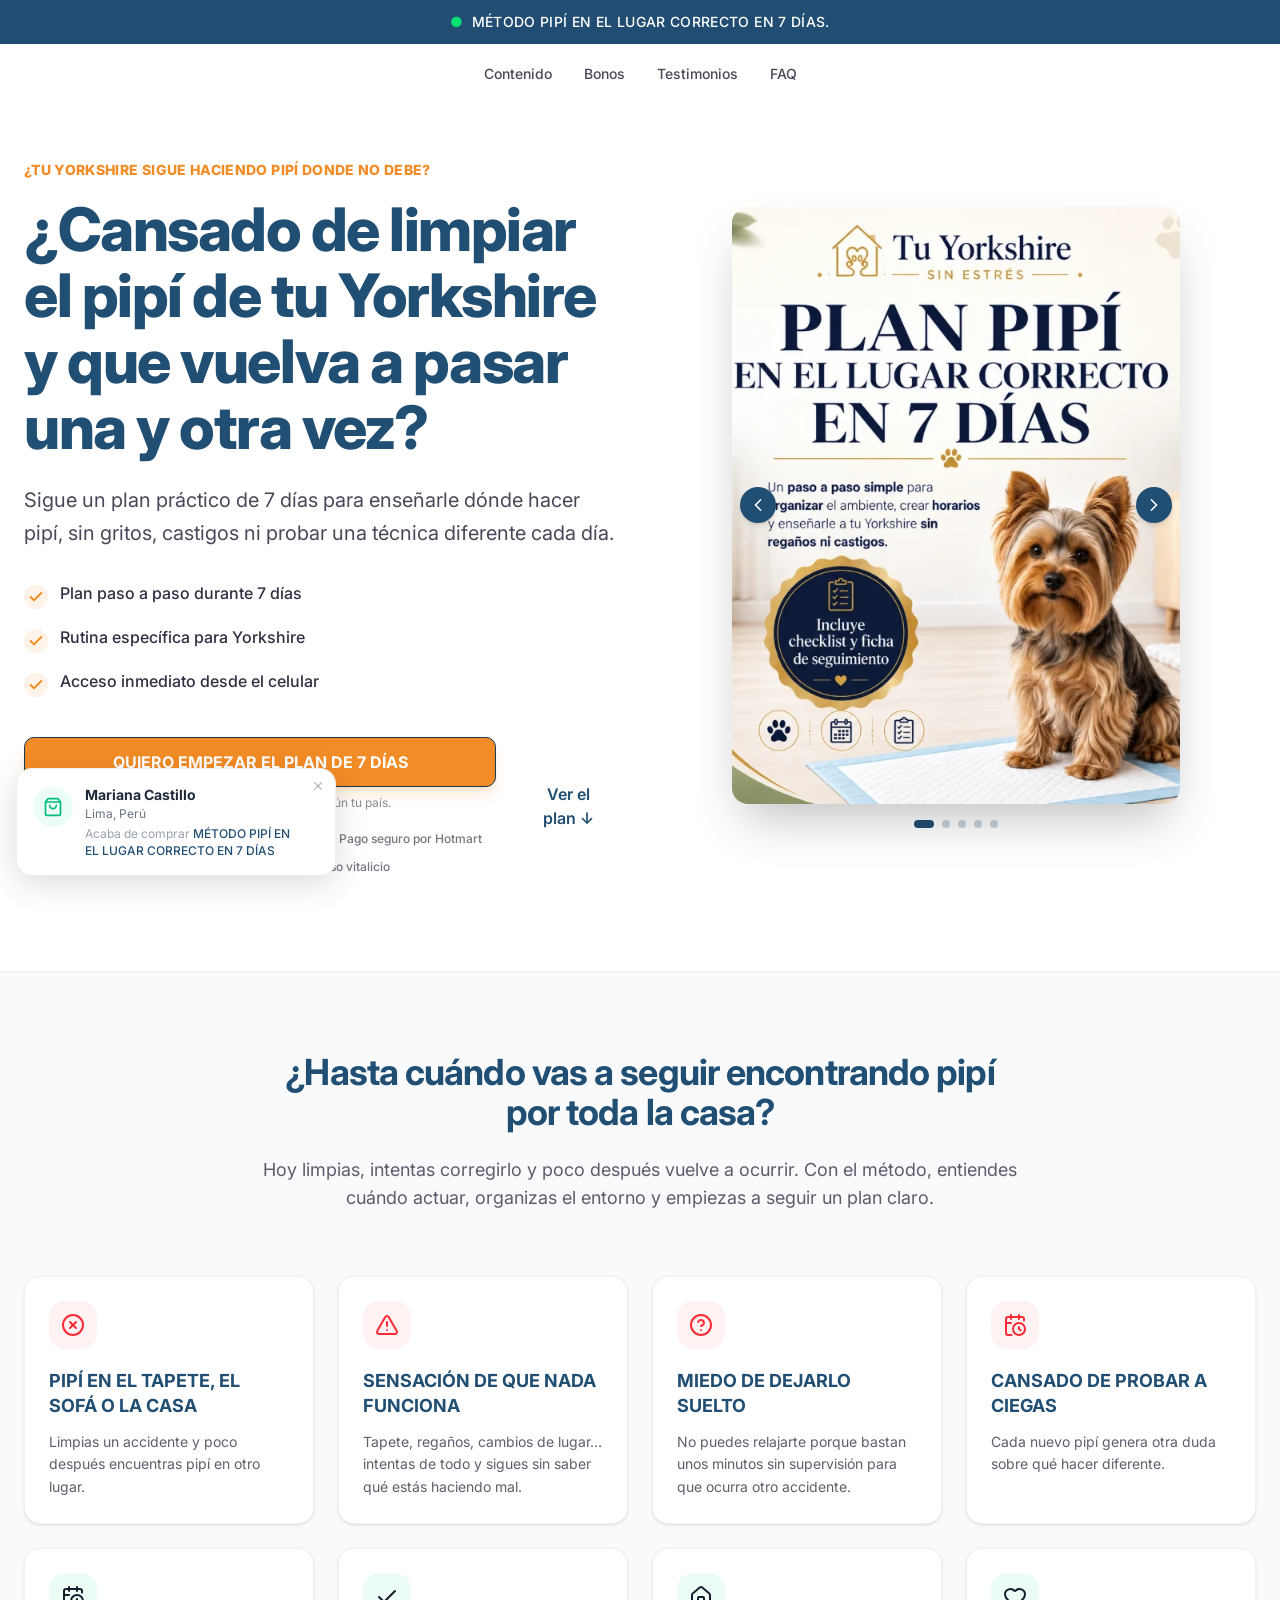
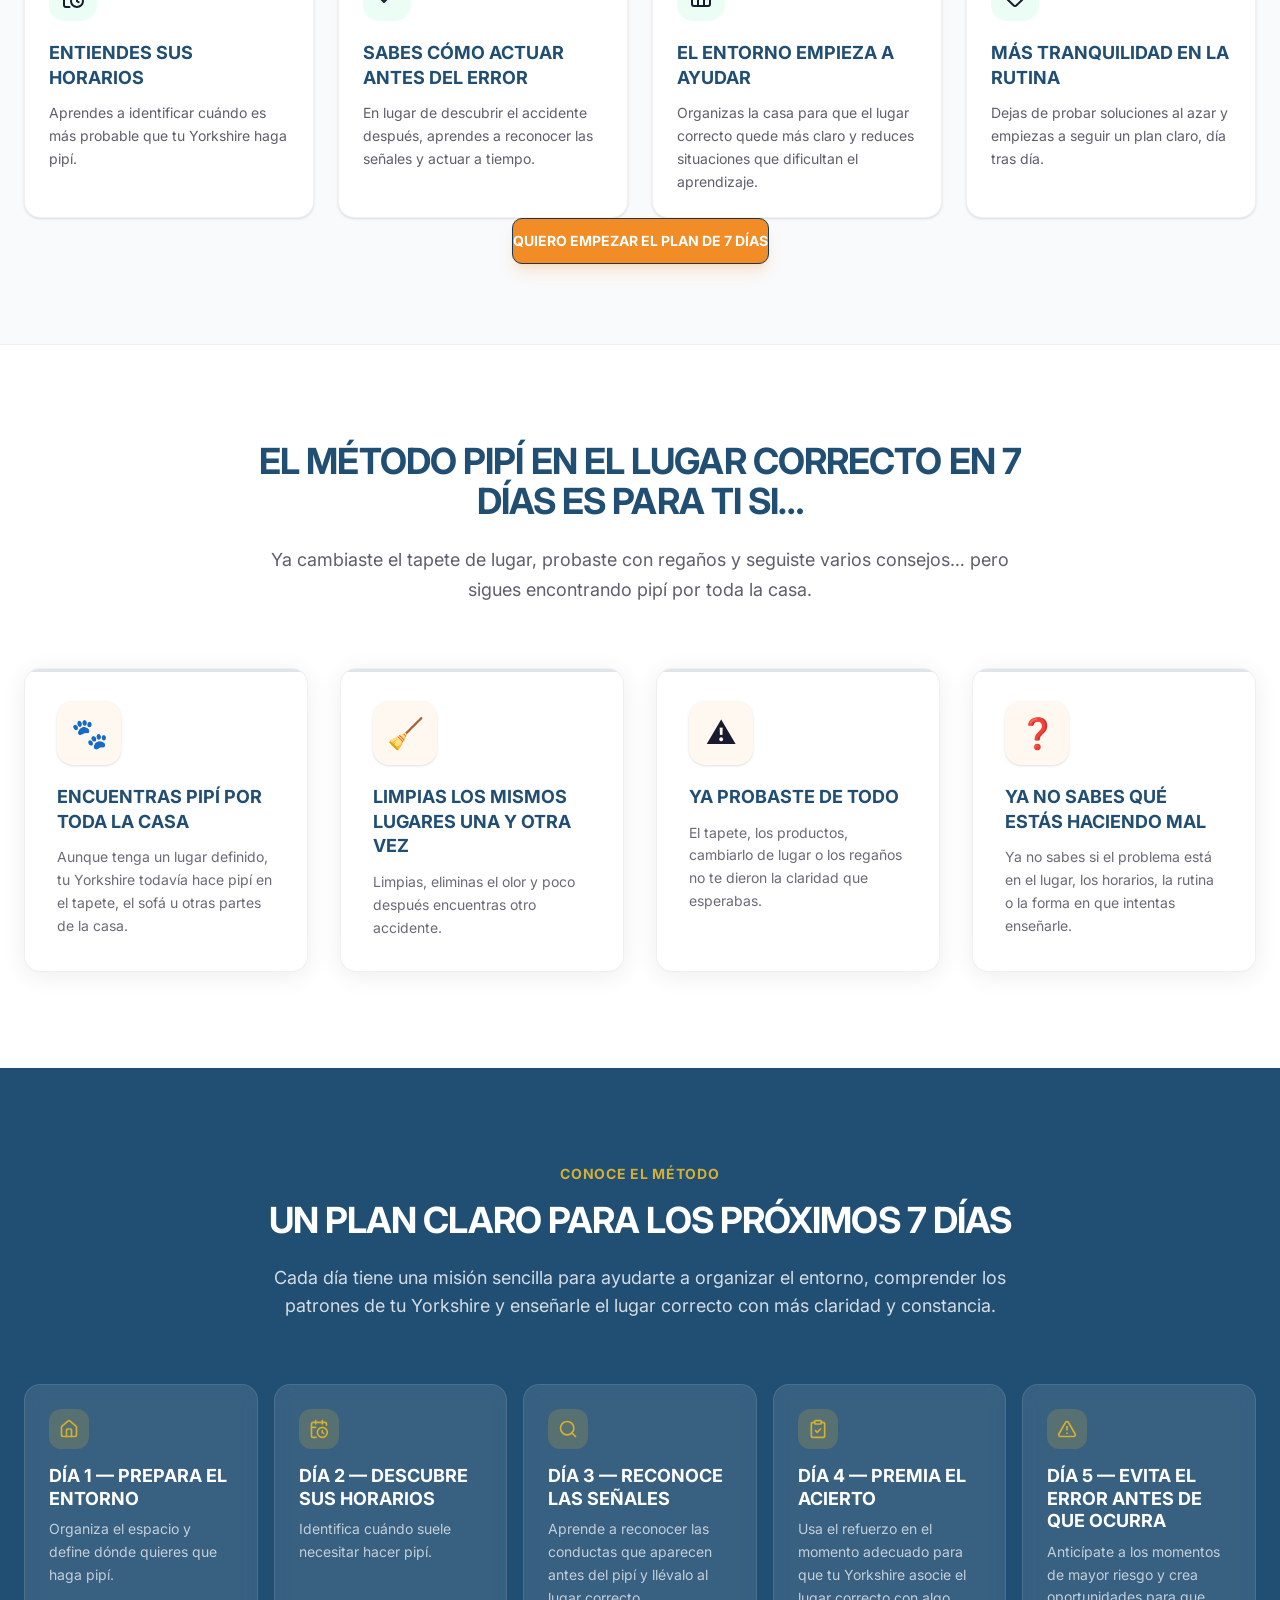
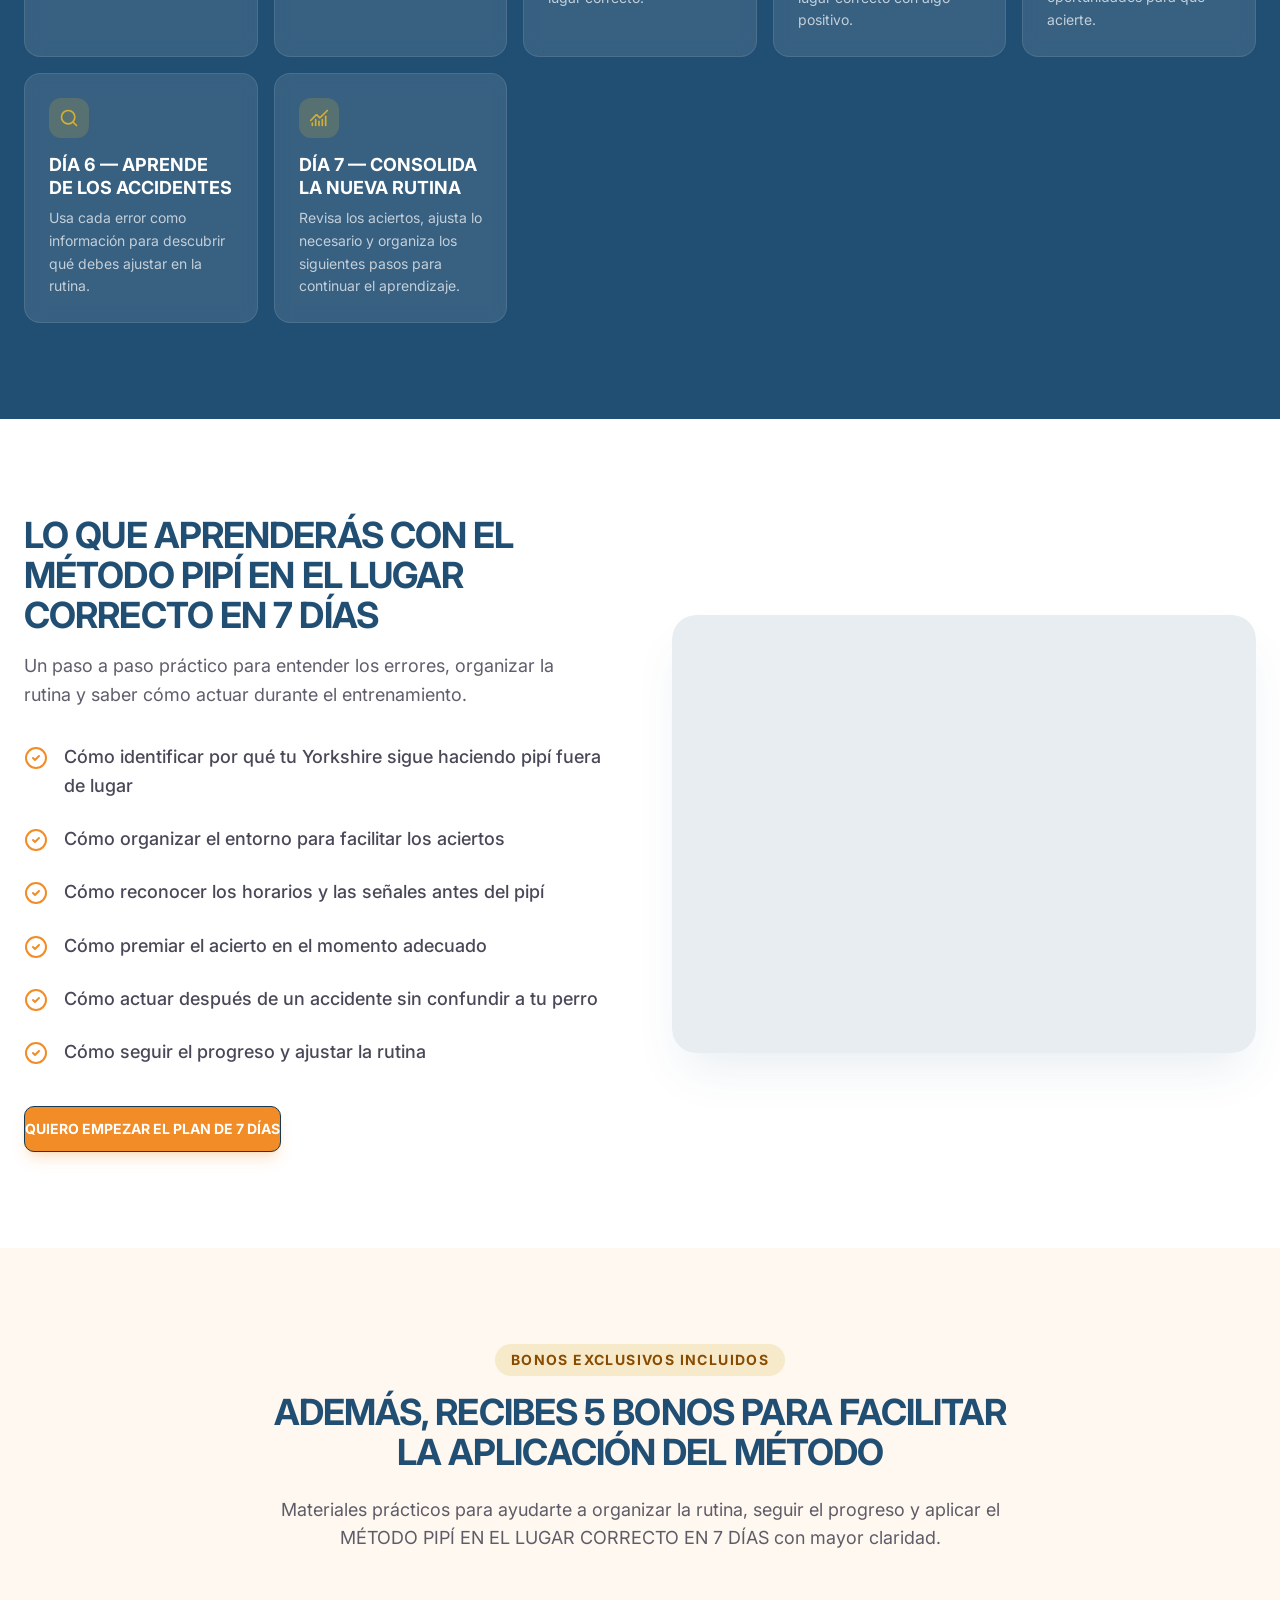
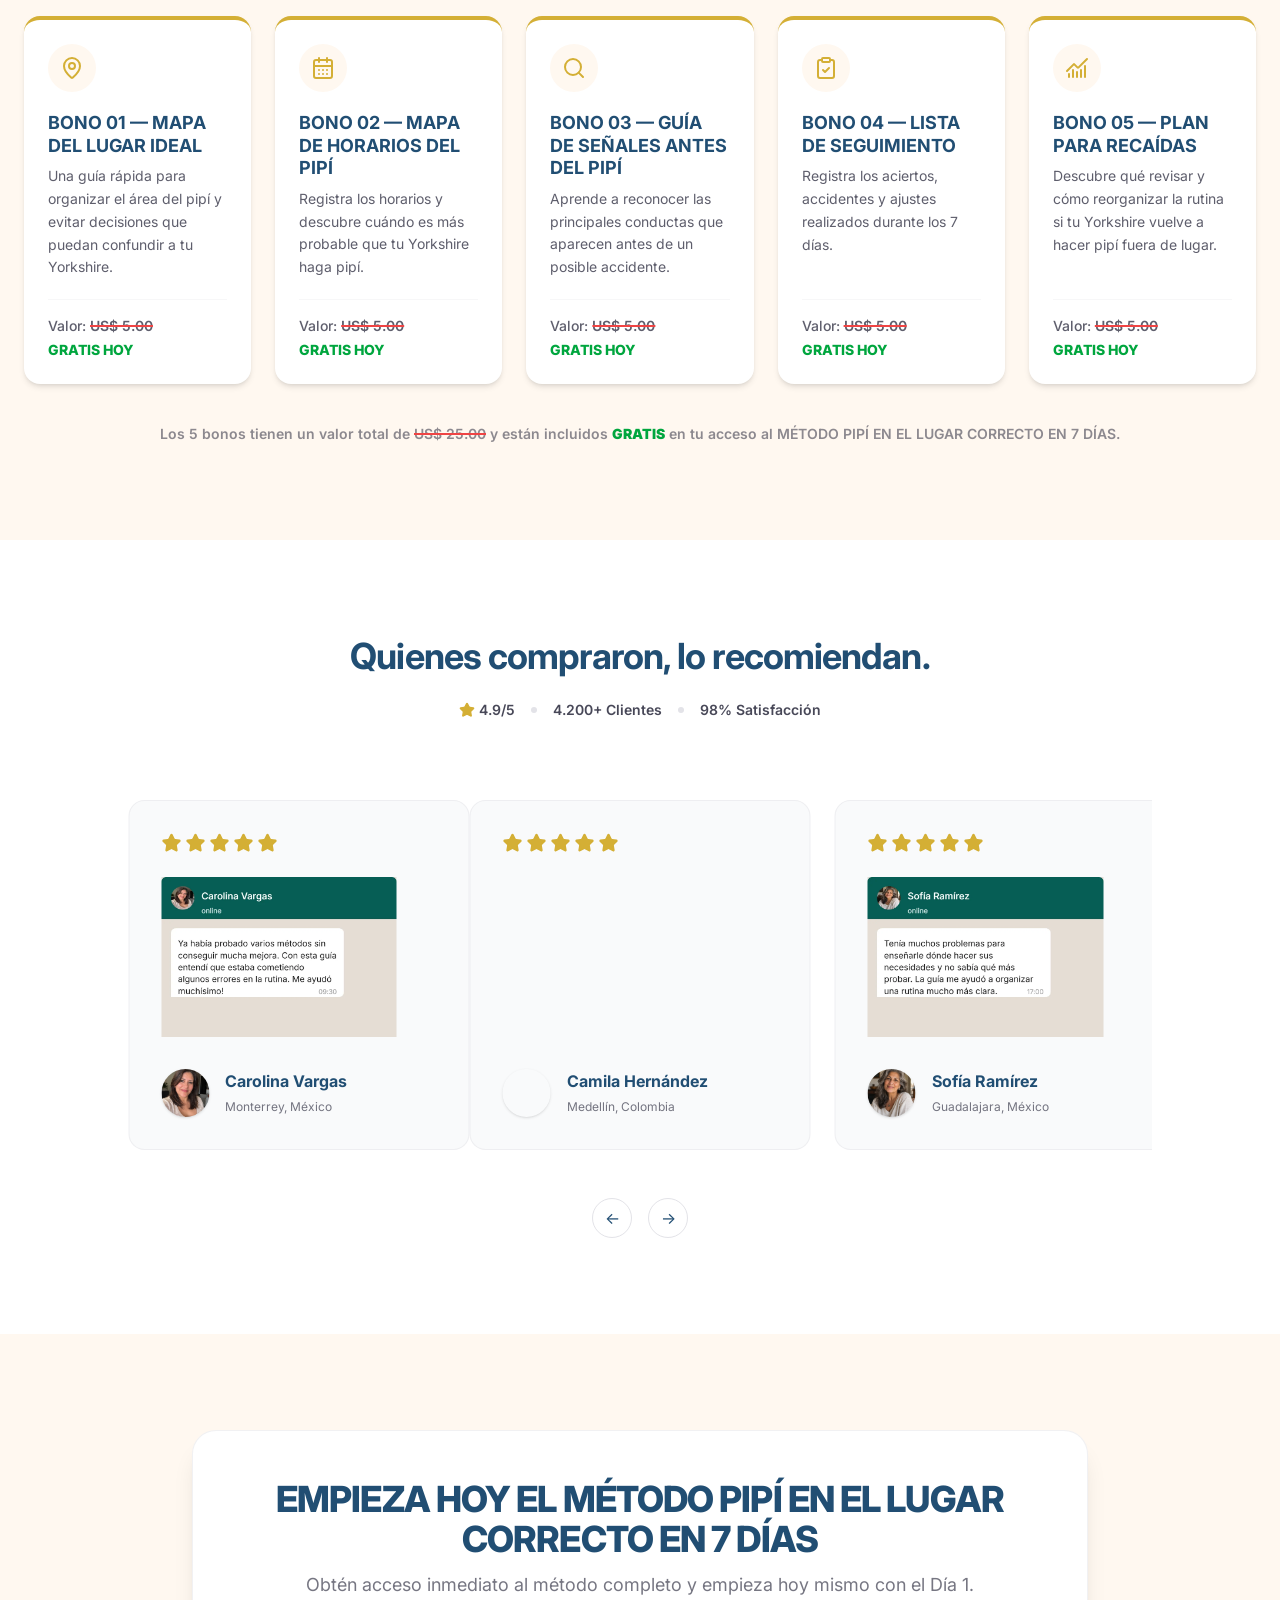
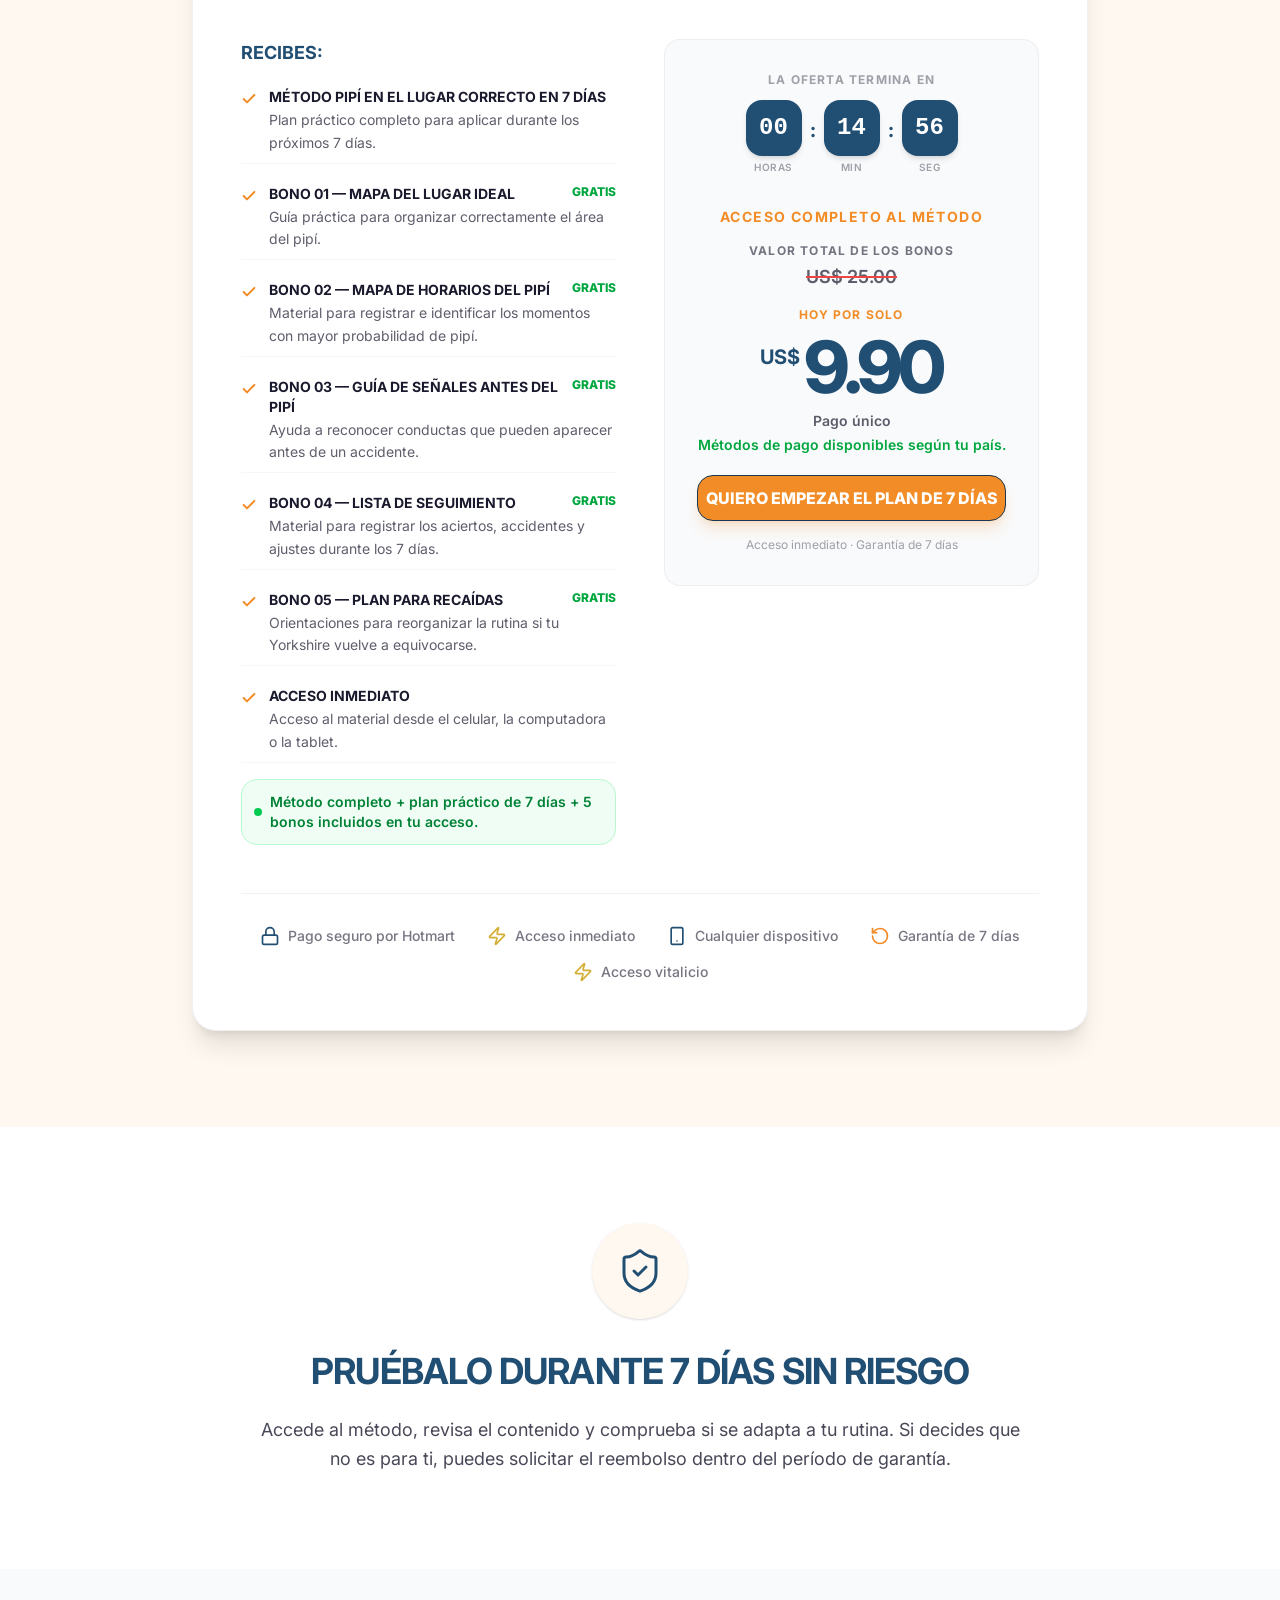
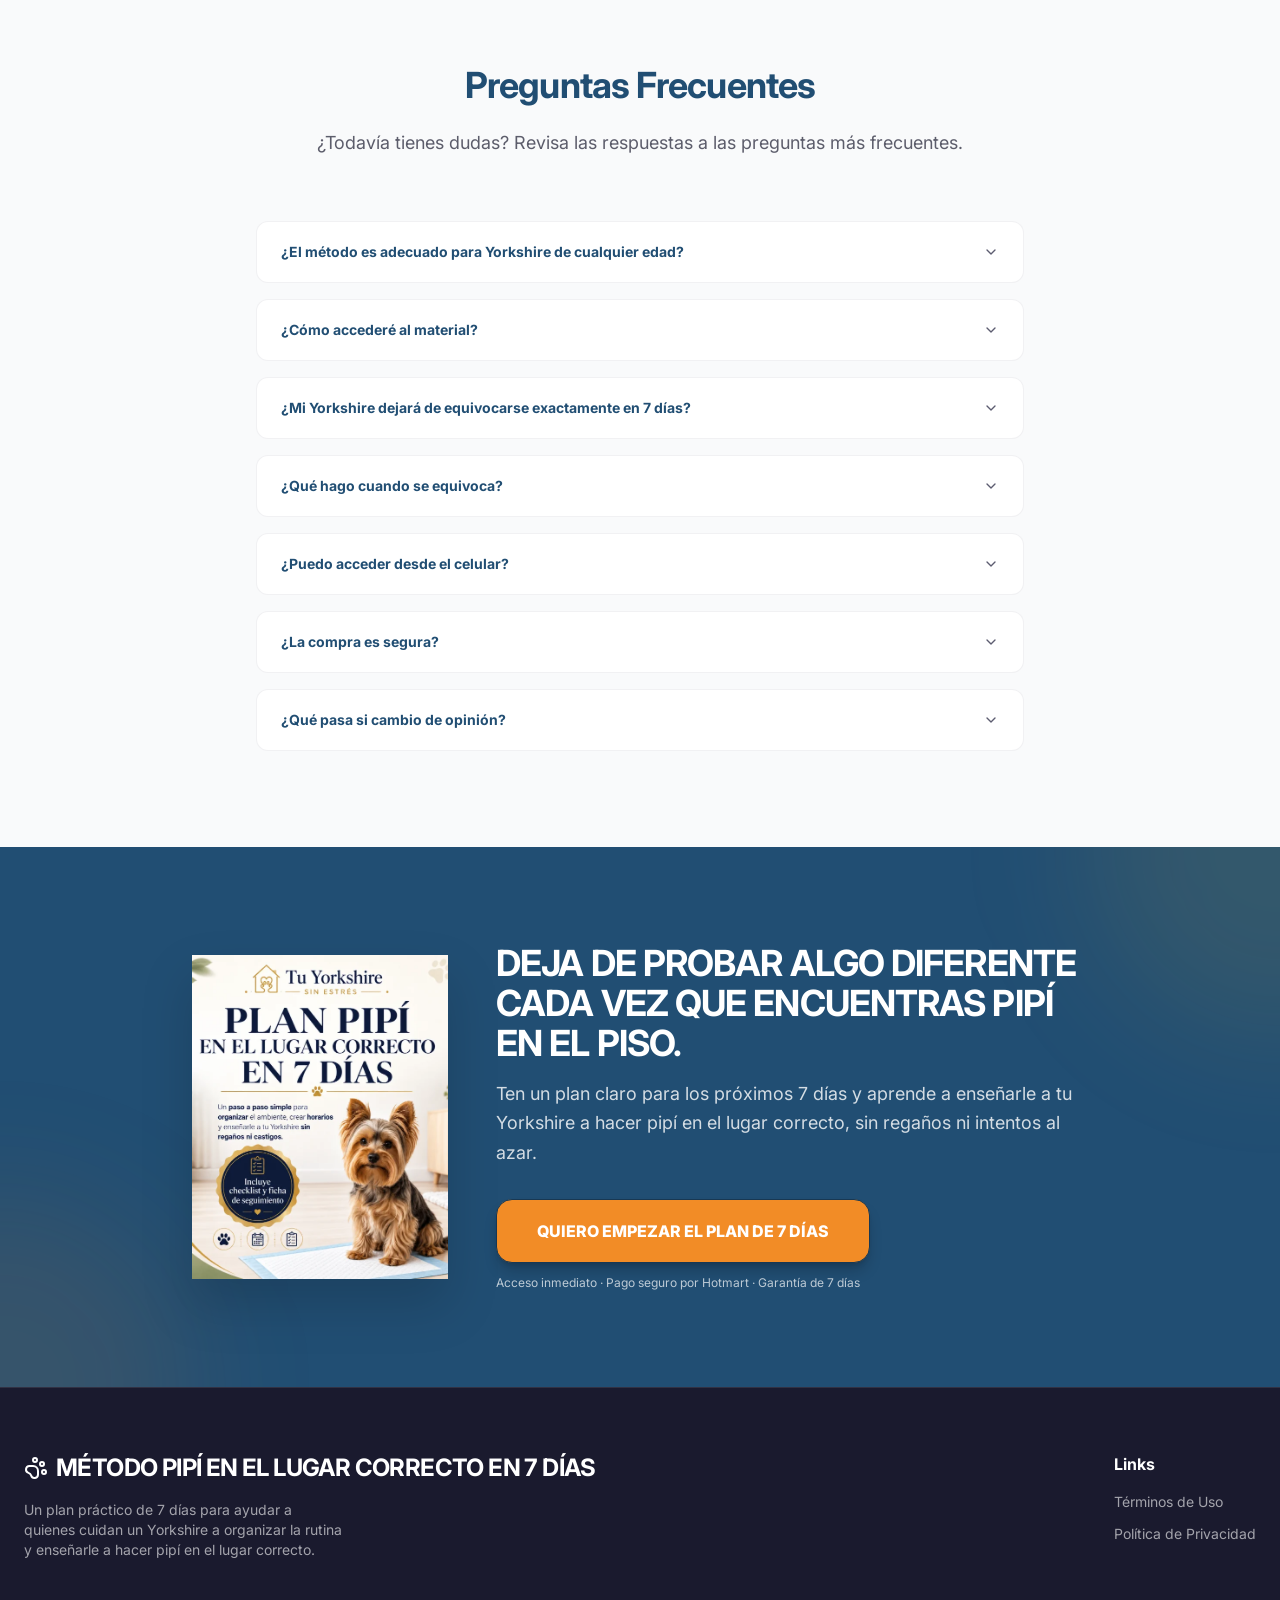
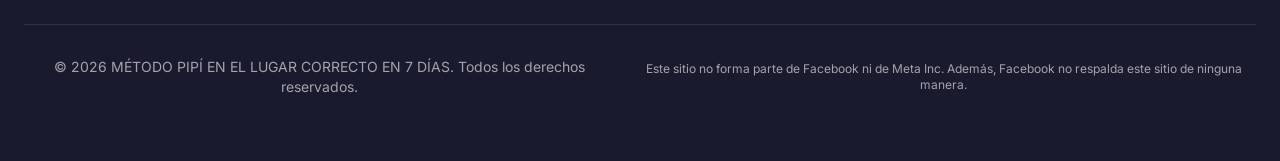
<file: index.html>
<!doctype html>
<html lang="es-419">
  <head>
    <meta charset="UTF-8" />
    <link rel="preconnect" href="https://fonts.googleapis.com" />
    <link rel="preconnect" href="https://fonts.gstatic.com" crossorigin />
    <meta name="viewport" content="width=device-width, initial-scale=1.0, maximum-scale=1.0, user-scalable=no" />
    <title>Método Pipí en el Lugar Correcto en 7 Días | Yorkshire</title>
    <meta name="description" content="Un plan práctico de 7 días para enseñarle a tu Yorkshire a hacer pipí en el lugar correcto, sin gritos ni castigos." />
    <meta property="og:title" content="Método Pipí en el Lugar Correcto en 7 Días" />
    <meta property="og:description" content="Un plan paso a paso para organizar la rutina de tu Yorkshire y enseñarle dónde hacer pipí." />
    <meta property="og:type" content="website" />
    <meta name="twitter:card" content="summary" />
    <meta name="twitter:title" content="Método Pipí en el Lugar Correcto en 7 Días" />
    <meta name="twitter:description" content="Un plan paso a paso para organizar la rutina de tu Yorkshire y enseñarle dónde hacer pipí." />
    <link rel="canonical" href="https://pipi-en-lugar-correcto4.vercel.app/" />
    <!-- Meta Pixel Code -->
    <script>
    !function(f,b,e,v,n,t,s)
    {if(f.fbq)return;n=f.fbq=function(){n.callMethod?
    n.callMethod.apply(n,arguments):n.queue.push(arguments)};
    if(!f._fbq)f._fbq=n;n.push=n;n.loaded=!0;n.version='2.0';
    n.queue=[];t=b.createElement(e);t.async=!0;
    t.src=v;s=b.getElementsByTagName(e)[0];
    s.parentNode.insertBefore(t,s)}(window, document,'script',
    'https://connect.facebook.net/en_US/fbevents.js');
    fbq('init', '1737815324204688');
    fbq('track', 'PageView');
    </script>
    <!-- End Meta Pixel Code -->
    <script type="module" crossorigin src="/assets/index-es-hotmart-bid-1789911665424.js"></script>
    <link rel="stylesheet" crossorigin href="/assets/index-C_XGtfu9.css">
  </head>
  <body>
    <noscript>
      <img
        height="1"
        width="1"
        style="display:none"
        src="https://www.facebook.com/tr?id=1737815324204688&ev=PageView&noscript=1"
        alt=""
      />
    </noscript>
    <div id="root"></div>
    <!-- UTMify -->
    <script
      src="https://cdn.utmify.com.br/scripts/utms/latest.js"
      data-utmify-prevent-subids
      async
      defer
    ></script>
  </body>
</html>
</file>
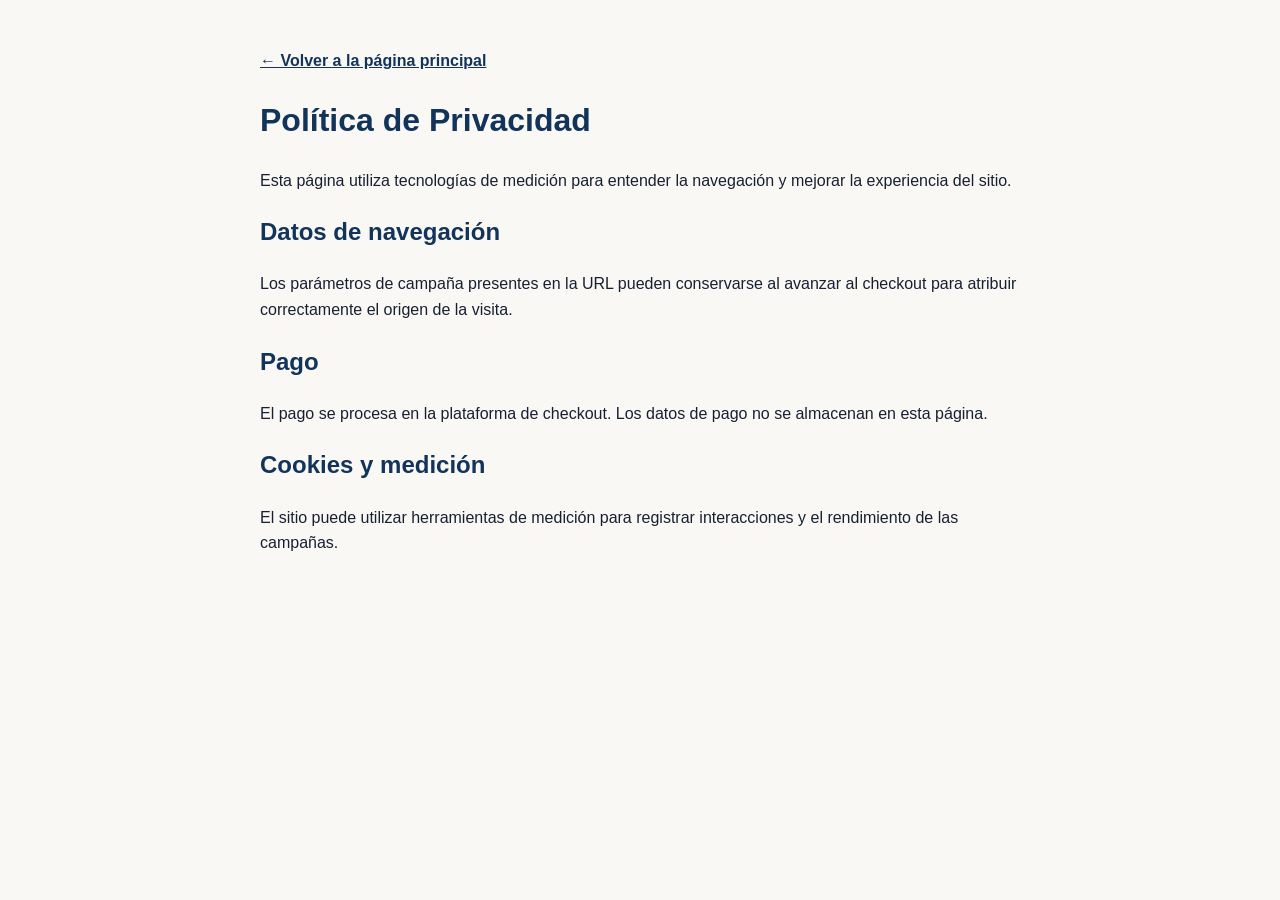
<file: privacidad.html>
<!doctype html>
<html lang="es-419">
  <head>
    <meta charset="UTF-8" />
    <meta name="viewport" content="width=device-width, initial-scale=1.0" />
    <title>Política de Privacidad | Método Pipí en el Lugar Correcto en 7 Días</title>
    <meta name="description" content="Política de privacidad del Método Pipí en el Lugar Correcto en 7 Días." />
    <style>body{margin:0;font-family:Arial,sans-serif;color:#172033;background:#faf8f4;line-height:1.6}main{max-width:760px;margin:0 auto;padding:48px 24px}h1,h2{color:#12345a}a{color:#12345a;font-weight:700}</style>
  </head>
  <body>
    <main>
      <a href="/">← Volver a la página principal</a>
      <h1>Política de Privacidad</h1>
      <p>Esta página utiliza tecnologías de medición para entender la navegación y mejorar la experiencia del sitio.</p>
      <h2>Datos de navegación</h2>
      <p>Los parámetros de campaña presentes en la URL pueden conservarse al avanzar al checkout para atribuir correctamente el origen de la visita.</p>
      <h2>Pago</h2>
      <p>El pago se procesa en la plataforma de checkout. Los datos de pago no se almacenan en esta página.</p>
      <h2>Cookies y medición</h2>
      <p>El sitio puede utilizar herramientas de medición para registrar interacciones y el rendimiento de las campañas.</p>
    </main>
  </body>
</html>
</file>
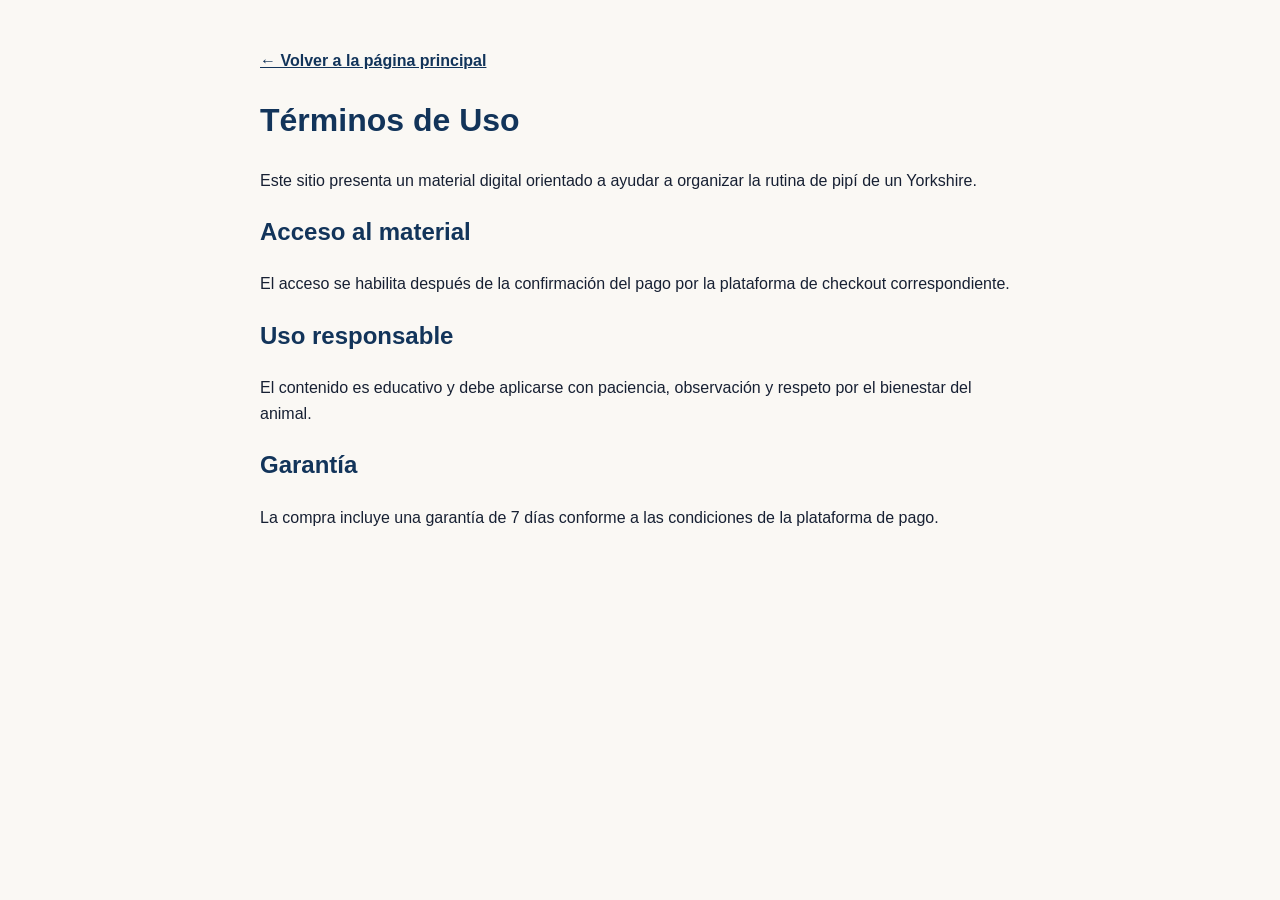
<file: terminos.html>
<!doctype html>
<html lang="es-419">
  <head>
    <meta charset="UTF-8" />
    <meta name="viewport" content="width=device-width, initial-scale=1.0" />
    <title>Términos de Uso | Método Pipí en el Lugar Correcto en 7 Días</title>
    <meta name="description" content="Términos de uso del Método Pipí en el Lugar Correcto en 7 Días." />
    <style>body{margin:0;font-family:Arial,sans-serif;color:#172033;background:#faf8f4;line-height:1.6}main{max-width:760px;margin:0 auto;padding:48px 24px}h1,h2{color:#12345a}a{color:#12345a;font-weight:700}</style>
  </head>
  <body>
    <main>
      <a href="/">← Volver a la página principal</a>
      <h1>Términos de Uso</h1>
      <p>Este sitio presenta un material digital orientado a ayudar a organizar la rutina de pipí de un Yorkshire.</p>
      <h2>Acceso al material</h2>
      <p>El acceso se habilita después de la confirmación del pago por la plataforma de checkout correspondiente.</p>
      <h2>Uso responsable</h2>
      <p>El contenido es educativo y debe aplicarse con paciencia, observación y respeto por el bienestar del animal.</p>
      <h2>Garantía</h2>
      <p>La compra incluye una garantía de 7 días conforme a las condiciones de la plataforma de pago.</p>
    </main>
  </body>
</html>
</file>
<file: assets/index-C_XGtfu9.css>
@import"https://fonts.googleapis.com/css2?family=Inter:wght@400;500;600;700;800&display=swap";@layer components;@layer properties{@supports (((-webkit-hyphens:none)) and (not (margin-trim:inline))) or ((-moz-orient:inline) and (not (color:rgb(from red r g b)))){*,:before,:after,::backdrop{--tw-translate-x:0;--tw-translate-y:0;--tw-translate-z:0;--tw-scale-x:1;--tw-scale-y:1;--tw-scale-z:1;--tw-rotate-x:initial;--tw-rotate-y:initial;--tw-rotate-z:initial;--tw-skew-x:initial;--tw-skew-y:initial;--tw-pan-x:initial;--tw-pan-y:initial;--tw-pinch-zoom:initial;--tw-space-y-reverse:0;--tw-space-x-reverse:0;--tw-divide-x-reverse:0;--tw-border-style:solid;--tw-divide-y-reverse:0;--tw-gradient-position:initial;--tw-gradient-from:#0000;--tw-gradient-via:#0000;--tw-gradient-to:#0000;--tw-gradient-stops:initial;--tw-gradient-via-stops:initial;--tw-gradient-from-position:0%;--tw-gradient-via-position:50%;--tw-gradient-to-position:100%;--tw-leading:initial;--tw-font-weight:initial;--tw-tracking:initial;--tw-ordinal:initial;--tw-slashed-zero:initial;--tw-numeric-figure:initial;--tw-numeric-spacing:initial;--tw-numeric-fraction:initial;--tw-shadow:0 0 #0000;--tw-shadow-color:initial;--tw-shadow-alpha:100%;--tw-inset-shadow:0 0 #0000;--tw-inset-shadow-color:initial;--tw-inset-shadow-alpha:100%;--tw-ring-color:initial;--tw-ring-shadow:0 0 #0000;--tw-inset-ring-color:initial;--tw-inset-ring-shadow:0 0 #0000;--tw-ring-inset:initial;--tw-ring-offset-width:0px;--tw-ring-offset-color:#fff;--tw-ring-offset-shadow:0 0 #0000;--tw-outline-style:solid;--tw-blur:initial;--tw-brightness:initial;--tw-contrast:initial;--tw-grayscale:initial;--tw-hue-rotate:initial;--tw-invert:initial;--tw-opacity:initial;--tw-saturate:initial;--tw-sepia:initial;--tw-drop-shadow:initial;--tw-drop-shadow-color:initial;--tw-drop-shadow-alpha:100%;--tw-drop-shadow-size:initial;--tw-backdrop-blur:initial;--tw-backdrop-brightness:initial;--tw-backdrop-contrast:initial;--tw-backdrop-grayscale:initial;--tw-backdrop-hue-rotate:initial;--tw-backdrop-invert:initial;--tw-backdrop-opacity:initial;--tw-backdrop-saturate:initial;--tw-backdrop-sepia:initial;--tw-duration:initial;--tw-ease:initial;--tw-content:"";--tw-animation-delay:0s;--tw-animation-direction:normal;--tw-animation-duration:initial;--tw-animation-fill-mode:none;--tw-animation-iteration-count:1;--tw-enter-blur:0;--tw-enter-opacity:1;--tw-enter-rotate:0;--tw-enter-scale:1;--tw-enter-translate-x:0;--tw-enter-translate-y:0;--tw-exit-blur:0;--tw-exit-opacity:1;--tw-exit-rotate:0;--tw-exit-scale:1;--tw-exit-translate-x:0;--tw-exit-translate-y:0}}}@layer theme{:root,:host{--color-red-50:oklch(97.1% .013 17.38);--color-red-300:oklch(80.8% .114 19.571);--color-red-400:oklch(70.4% .191 22.216);--color-red-500:oklch(63.7% .237 25.331);--color-red-600:oklch(57.7% .245 27.325);--color-yellow-800:oklch(47.6% .114 61.907);--color-green-50:oklch(98.2% .018 155.826);--color-green-200:oklch(92.5% .084 155.995);--color-green-400:oklch(79.2% .209 151.711);--color-green-500:oklch(72.3% .219 149.579);--color-green-600:oklch(62.7% .194 149.214);--color-green-700:oklch(52.7% .154 150.069);--color-emerald-50:oklch(97.9% .021 166.113);--color-emerald-500:oklch(69.6% .17 162.48);--color-gray-50:oklch(98.5% .002 247.839);--color-gray-300:oklch(87.2% .01 258.338);--color-gray-400:oklch(70.7% .022 261.325);--color-gray-500:oklch(55.1% .027 264.364);--color-gray-600:oklch(44.6% .03 256.802);--color-gray-800:oklch(27.8% .033 256.848);--color-gray-900:oklch(21% .034 264.665);--color-black:#000;--color-white:#fff;--spacing:.25rem;--container-xs:20rem;--container-sm:24rem;--container-md:28rem;--container-lg:32rem;--container-xl:36rem;--container-2xl:42rem;--container-3xl:48rem;--container-4xl:56rem;--container-5xl:64rem;--text-xs:.75rem;--text-xs--line-height:calc(1 / .75);--text-sm:.875rem;--text-sm--line-height:calc(1.25 / .875);--text-base:1rem;--text-base--line-height: 1.5 ;--text-lg:1.125rem;--text-lg--line-height:calc(1.75 / 1.125);--text-xl:1.25rem;--text-xl--line-height:calc(1.75 / 1.25);--text-2xl:1.5rem;--text-2xl--line-height:calc(2 / 1.5);--text-3xl:1.875rem;--text-3xl--line-height: 1.2 ;--text-4xl:2.25rem;--text-4xl--line-height:calc(2.5 / 2.25);--text-5xl:3rem;--text-5xl--line-height:1;--text-6xl:3.75rem;--text-6xl--line-height:1;--text-7xl:4.5rem;--text-7xl--line-height:1;--font-weight-normal:400;--font-weight-medium:500;--font-weight-semibold:600;--font-weight-bold:700;--font-weight-extrabold:800;--tracking-tighter:-.05em;--tracking-tight:-.025em;--tracking-wide:.025em;--tracking-wider:.05em;--tracking-widest:.1em;--leading-tight:1.25;--leading-snug:1.375;--leading-normal:1.5;--leading-relaxed:1.625;--radius-2xl:1rem;--radius-3xl:1.5rem;--drop-shadow-2xl:0 25px 25px #00000026;--ease-in:cubic-bezier(.4, 0, 1, 1);--ease-out:cubic-bezier(0, 0, .2, 1);--ease-in-out:cubic-bezier(.4, 0, .2, 1);--animate-spin:spin 1s linear infinite;--animate-pulse:pulse 2s cubic-bezier(.4, 0, .6, 1) infinite;--blur-sm:8px;--blur-md:12px;--blur-2xl:40px;--blur-3xl:64px;--aspect-video:16 / 9;--default-transition-duration:.15s;--default-transition-timing-function:cubic-bezier(.4, 0, .2, 1);--default-font-family:var(--app-font-sans);--default-mono-font-family:var(--app-font-mono);--color-border:hsl(var(--border))}}@layer base{*,:after,:before,::backdrop{box-sizing:border-box;border:0 solid;margin:0;padding:0}::file-selector-button{box-sizing:border-box;border:0 solid;margin:0;padding:0}html,:host{-webkit-text-size-adjust:100%;tab-size:4;line-height:1.5;font-family:var(--default-font-family,ui-sans-serif, system-ui, sans-serif, "Apple Color Emoji", "Segoe UI Emoji", "Segoe UI Symbol", "Noto Color Emoji");font-feature-settings:var(--default-font-feature-settings,normal);font-variation-settings:var(--default-font-variation-settings,normal);-webkit-tap-highlight-color:transparent}hr{height:0;color:inherit;border-top-width:1px}abbr:where([title]){-webkit-text-decoration:underline dotted;text-decoration:underline dotted}h1,h2,h3,h4,h5,h6{font-size:inherit;font-weight:inherit}a{color:inherit;-webkit-text-decoration:inherit;text-decoration:inherit}b,strong{font-weight:bolder}code,kbd,samp,pre{font-family:var(--default-mono-font-family,ui-monospace, SFMono-Regular, Menlo, Monaco, Consolas, "Liberation Mono", "Courier New", monospace);font-feature-settings:var(--default-mono-font-feature-settings,normal);font-variation-settings:var(--default-mono-font-variation-settings,normal);font-size:1em}small{font-size:80%}sub,sup{vertical-align:baseline;font-size:75%;line-height:0;position:relative}sub{bottom:-.25em}sup{top:-.5em}table{text-indent:0;border-color:inherit;border-collapse:collapse}:-moz-focusring{outline:auto}progress{vertical-align:baseline}summary{display:list-item}ol,ul,menu{list-style:none}img,svg,video,canvas,audio,iframe,embed,object{vertical-align:middle;display:block}img,video{max-width:100%;height:auto}button,input,select,optgroup,textarea{font:inherit;font-feature-settings:inherit;font-variation-settings:inherit;letter-spacing:inherit;color:inherit;opacity:1;background-color:#0000;border-radius:0}::file-selector-button{font:inherit;font-feature-settings:inherit;font-variation-settings:inherit;letter-spacing:inherit;color:inherit;opacity:1;background-color:#0000;border-radius:0}:where(select:is([multiple],[size])) optgroup{font-weight:bolder}:where(select:is([multiple],[size])) optgroup option{padding-inline-start:20px}::file-selector-button{margin-inline-end:4px}::placeholder{opacity:1}@supports (not ((-webkit-appearance:-apple-pay-button))) or (contain-intrinsic-size:1px){::placeholder{color:currentColor}@supports (color:color-mix(in lab,red,red)){::placeholder{color:color-mix(in oklab,currentcolor 50%,transparent)}}}textarea{resize:vertical}::-webkit-search-decoration{-webkit-appearance:none}::-webkit-date-and-time-value{min-height:1lh;text-align:inherit}::-webkit-datetime-edit{display:inline-flex}::-webkit-datetime-edit-fields-wrapper{padding:0}::-webkit-datetime-edit{padding-block:0}::-webkit-datetime-edit-year-field{padding-block:0}::-webkit-datetime-edit-month-field{padding-block:0}::-webkit-datetime-edit-day-field{padding-block:0}::-webkit-datetime-edit-hour-field{padding-block:0}::-webkit-datetime-edit-minute-field{padding-block:0}::-webkit-datetime-edit-second-field{padding-block:0}::-webkit-datetime-edit-millisecond-field{padding-block:0}::-webkit-datetime-edit-meridiem-field{padding-block:0}::-webkit-calendar-picker-indicator{line-height:1}:-moz-ui-invalid{box-shadow:none}button,input:where([type=button],[type=reset],[type=submit]){appearance:button}::file-selector-button{appearance:button}::-webkit-inner-spin-button{height:auto}::-webkit-outer-spin-button{height:auto}[hidden]:where(:not([hidden=until-found])){display:none!important}*{border-color:hsl(var(--border))}body{background-color:hsl(var(--background));font-family:var(--app-font-sans);color:hsl(var(--foreground));-webkit-font-smoothing:antialiased;-moz-osx-font-smoothing:grayscale}body ::selection{background-color:hsl(var(--primary))}@supports (color:color-mix(in lab,red,red)){body ::selection{background-color:color-mix(in oklab,hsl(var(--primary)) 20%,transparent)}}body::selection{background-color:hsl(var(--primary))}@supports (color:color-mix(in lab,red,red)){body::selection{background-color:color-mix(in oklab,hsl(var(--primary)) 20%,transparent)}}body ::selection{color:hsl(var(--primary))}body::selection{color:hsl(var(--primary))}html{scroll-behavior:smooth}}@layer utilities{.\@container\/field-group{container:field-group/inline-size}.\@container{container-type:inline-size}.pointer-events-auto{pointer-events:auto}.pointer-events-none{pointer-events:none}.collapse{visibility:collapse}.invisible{visibility:hidden}.visible{visibility:visible}.sr-only{clip-path:inset(50%);white-space:nowrap;border-width:0;width:1px;height:1px;margin:-1px;padding:0;position:absolute;overflow:hidden}.not-sr-only{clip-path:none;white-space:normal;width:auto;height:auto;margin:0;padding:0;position:static;overflow:visible}.absolute{position:absolute}.fixed{position:fixed}.relative{position:relative}.static{position:static}.sticky{position:sticky}.inset-0{inset:0}.inset-x-0{inset-inline:0}.inset-y-0{inset-block:0}.-top-6{top:calc(var(--spacing) * -6)}.-top-12{top:calc(var(--spacing) * -12)}.top-0{top:0}.top-1\.5{top:calc(var(--spacing) * 1.5)}.top-1\/2{top:50%}.top-2{top:calc(var(--spacing) * 2)}.top-2\.5{top:calc(var(--spacing) * 2.5)}.top-3\.5{top:calc(var(--spacing) * 3.5)}.top-4{top:calc(var(--spacing) * 4)}.top-11{top:calc(var(--spacing) * 11)}.top-\[1px\]{top:1px}.top-\[50\%\]{top:50%}.top-\[60\%\]{top:60%}.top-full{top:100%}.-right-6{right:calc(var(--spacing) * -6)}.-right-12{right:calc(var(--spacing) * -12)}.right-0{right:0}.right-1{right:var(--spacing)}.right-2{right:calc(var(--spacing) * 2)}.right-2\.5{right:calc(var(--spacing) * 2.5)}.right-3{right:calc(var(--spacing) * 3)}.right-4{right:calc(var(--spacing) * 4)}.-bottom-6{bottom:calc(var(--spacing) * -6)}.-bottom-12{bottom:calc(var(--spacing) * -12)}.bottom-0{bottom:0}.bottom-6{bottom:calc(var(--spacing) * 6)}.-left-6{left:calc(var(--spacing) * -6)}.-left-12{left:calc(var(--spacing) * -12)}.left-0{left:0}.left-1\/2{left:50%}.left-2{left:calc(var(--spacing) * 2)}.left-4{left:calc(var(--spacing) * 4)}.left-\[50\%\]{left:50%}.isolate{isolation:isolate}.isolation-auto{isolation:auto}.-z-10{z-index:-10}.z-10{z-index:10}.z-20{z-index:20}.z-40{z-index:40}.z-50{z-index:50}.z-\[1\]{z-index:1}.z-\[60\]{z-index:60}.z-\[100\]{z-index:100}.z-\[9999\]{z-index:9999}.order-first{order:-9999}.order-last{order:9999}.container{width:100%}@media(min-width:40rem){.container{max-width:40rem}}@media(min-width:48rem){.container{max-width:48rem}}@media(min-width:64rem){.container{max-width:64rem}}@media(min-width:80rem){.container{max-width:80rem}}@media(min-width:96rem){.container{max-width:96rem}}.\!m-0{margin:0!important}.-mx-1{margin-inline:calc(var(--spacing) * -1)}.mx-2{margin-inline:calc(var(--spacing) * 2)}.mx-3\.5{margin-inline:calc(var(--spacing) * 3.5)}.mx-4{margin-inline:calc(var(--spacing) * 4)}.mx-auto{margin-inline:auto}.-my-2{margin-block:calc(var(--spacing) * -2)}.my-0{margin-block:0}.my-0\.5{margin-block:calc(var(--spacing) * .5)}.my-1{margin-block:var(--spacing)}.prose{color:var(--tw-prose-body);max-width:65ch}.prose :where(p):not(:where([class~=not-prose],[class~=not-prose] *)){margin-top:1.25em;margin-bottom:1.25em}.prose :where([class~=lead]):not(:where([class~=not-prose],[class~=not-prose] *)){color:var(--tw-prose-lead);margin-top:1.2em;margin-bottom:1.2em;font-size:1.25em;line-height:1.6}.prose :where(a):not(:where([class~=not-prose],[class~=not-prose] *)){color:var(--tw-prose-links);font-weight:500;text-decoration:underline}.prose :where(strong):not(:where([class~=not-prose],[class~=not-prose] *)){color:var(--tw-prose-bold);font-weight:600}.prose :where(a strong):not(:where([class~=not-prose],[class~=not-prose] *)),.prose :where(blockquote strong):not(:where([class~=not-prose],[class~=not-prose] *)),.prose :where(thead th strong):not(:where([class~=not-prose],[class~=not-prose] *)){color:inherit}.prose :where(ol):not(:where([class~=not-prose],[class~=not-prose] *)){margin-top:1.25em;margin-bottom:1.25em;padding-inline-start:1.625em;list-style-type:decimal}.prose :where(ol[type=A]):not(:where([class~=not-prose],[class~=not-prose] *)){list-style-type:upper-alpha}.prose :where(ol[type=a]):not(:where([class~=not-prose],[class~=not-prose] *)){list-style-type:lower-alpha}.prose :where(ol[type=A s]):not(:where([class~=not-prose],[class~=not-prose] *)){list-style-type:upper-alpha}.prose :where(ol[type=a s]):not(:where([class~=not-prose],[class~=not-prose] *)){list-style-type:lower-alpha}.prose :where(ol[type=I]):not(:where([class~=not-prose],[class~=not-prose] *)){list-style-type:upper-roman}.prose :where(ol[type=i]):not(:where([class~=not-prose],[class~=not-prose] *)){list-style-type:lower-roman}.prose :where(ol[type=I s]):not(:where([class~=not-prose],[class~=not-prose] *)){list-style-type:upper-roman}.prose :where(ol[type=i s]):not(:where([class~=not-prose],[class~=not-prose] *)){list-style-type:lower-roman}.prose :where(ol[type="1"]):not(:where([class~=not-prose],[class~=not-prose] *)){list-style-type:decimal}.prose :where(ul):not(:where([class~=not-prose],[class~=not-prose] *)){margin-top:1.25em;margin-bottom:1.25em;padding-inline-start:1.625em;list-style-type:disc}.prose :where(ol>li):not(:where([class~=not-prose],[class~=not-prose] *))::marker{color:var(--tw-prose-counters);font-weight:400}.prose :where(ul>li):not(:where([class~=not-prose],[class~=not-prose] *))::marker{color:var(--tw-prose-bullets)}.prose :where(dt):not(:where([class~=not-prose],[class~=not-prose] *)){color:var(--tw-prose-headings);margin-top:1.25em;font-weight:600}.prose :where(hr):not(:where([class~=not-prose],[class~=not-prose] *)){border-color:var(--tw-prose-hr);border-top-width:1px;margin-top:3em;margin-bottom:3em}.prose :where(blockquote):not(:where([class~=not-prose],[class~=not-prose] *)){color:var(--tw-prose-quotes);border-inline-start-width:.25rem;border-inline-start-color:var(--tw-prose-quote-borders);quotes:"“""”""‘""’";margin-top:1.6em;margin-bottom:1.6em;padding-inline-start:1em;font-style:italic;font-weight:500}.prose :where(blockquote p:first-of-type):not(:where([class~=not-prose],[class~=not-prose] *)):before{content:open-quote}.prose :where(blockquote p:last-of-type):not(:where([class~=not-prose],[class~=not-prose] *)):after{content:close-quote}.prose :where(h1):not(:where([class~=not-prose],[class~=not-prose] *)){color:var(--tw-prose-headings);margin-top:0;margin-bottom:.888889em;font-size:2.25em;font-weight:800;line-height:1.11111}.prose :where(h1 strong):not(:where([class~=not-prose],[class~=not-prose] *)){color:inherit;font-weight:900}.prose :where(h2):not(:where([class~=not-prose],[class~=not-prose] *)){color:var(--tw-prose-headings);margin-top:2em;margin-bottom:1em;font-size:1.5em;font-weight:700;line-height:1.33333}.prose :where(h2 strong):not(:where([class~=not-prose],[class~=not-prose] *)){color:inherit;font-weight:800}.prose :where(h3):not(:where([class~=not-prose],[class~=not-prose] *)){color:var(--tw-prose-headings);margin-top:1.6em;margin-bottom:.6em;font-size:1.25em;font-weight:600;line-height:1.6}.prose :where(h3 strong):not(:where([class~=not-prose],[class~=not-prose] *)){color:inherit;font-weight:700}.prose :where(h4):not(:where([class~=not-prose],[class~=not-prose] *)){color:var(--tw-prose-headings);margin-top:1.5em;margin-bottom:.5em;font-weight:600;line-height:1.5}.prose :where(h4 strong):not(:where([class~=not-prose],[class~=not-prose] *)){color:inherit;font-weight:700}.prose :where(img):not(:where([class~=not-prose],[class~=not-prose] *)){margin-top:2em;margin-bottom:2em}.prose :where(picture):not(:where([class~=not-prose],[class~=not-prose] *)){margin-top:2em;margin-bottom:2em;display:block}.prose :where(video):not(:where([class~=not-prose],[class~=not-prose] *)){margin-top:2em;margin-bottom:2em}.prose :where(kbd):not(:where([class~=not-prose],[class~=not-prose] *)){color:var(--tw-prose-kbd);box-shadow:0 0 0 1px var(--tw-prose-kbd-shadows),0 3px 0 var(--tw-prose-kbd-shadows);padding-top:.1875em;padding-inline-end:.375em;padding-bottom:.1875em;border-radius:.3125rem;padding-inline-start:.375em;font-family:inherit;font-size:.875em;font-weight:500}.prose :where(code):not(:where([class~=not-prose],[class~=not-prose] *)){color:var(--tw-prose-code);font-size:.875em;font-weight:600}.prose :where(code):not(:where([class~=not-prose],[class~=not-prose] *)):before,.prose :where(code):not(:where([class~=not-prose],[class~=not-prose] *)):after{content:"`"}.prose :where(a code):not(:where([class~=not-prose],[class~=not-prose] *)),.prose :where(h1 code):not(:where([class~=not-prose],[class~=not-prose] *)){color:inherit}.prose :where(h2 code):not(:where([class~=not-prose],[class~=not-prose] *)){color:inherit;font-size:.875em}.prose :where(h3 code):not(:where([class~=not-prose],[class~=not-prose] *)){color:inherit;font-size:.9em}.prose :where(h4 code):not(:where([class~=not-prose],[class~=not-prose] *)),.prose :where(blockquote code):not(:where([class~=not-prose],[class~=not-prose] *)),.prose :where(thead th code):not(:where([class~=not-prose],[class~=not-prose] *)){color:inherit}.prose :where(pre):not(:where([class~=not-prose],[class~=not-prose] *)){color:var(--tw-prose-pre-code);background-color:var(--tw-prose-pre-bg);padding-top:.857143em;padding-inline-end:1.14286em;padding-bottom:.857143em;border-radius:.375rem;margin-top:1.71429em;margin-bottom:1.71429em;padding-inline-start:1.14286em;font-size:.875em;font-weight:400;line-height:1.71429;overflow-x:auto}.prose :where(pre code):not(:where([class~=not-prose],[class~=not-prose] *)){font-weight:inherit;color:inherit;font-size:inherit;font-family:inherit;line-height:inherit;background-color:#0000;border-width:0;border-radius:0;padding:0}.prose :where(pre code):not(:where([class~=not-prose],[class~=not-prose] *)):before,.prose :where(pre code):not(:where([class~=not-prose],[class~=not-prose] *)):after{content:none}.prose :where(table):not(:where([class~=not-prose],[class~=not-prose] *)){table-layout:auto;width:100%;margin-top:2em;margin-bottom:2em;font-size:.875em;line-height:1.71429}.prose :where(thead):not(:where([class~=not-prose],[class~=not-prose] *)){border-bottom-width:1px;border-bottom-color:var(--tw-prose-th-borders)}.prose :where(thead th):not(:where([class~=not-prose],[class~=not-prose] *)){color:var(--tw-prose-headings);vertical-align:bottom;padding-inline-end:.571429em;padding-bottom:.571429em;padding-inline-start:.571429em;font-weight:600}.prose :where(tbody tr):not(:where([class~=not-prose],[class~=not-prose] *)){border-bottom-width:1px;border-bottom-color:var(--tw-prose-td-borders)}.prose :where(tbody tr:last-child):not(:where([class~=not-prose],[class~=not-prose] *)){border-bottom-width:0}.prose :where(tbody td):not(:where([class~=not-prose],[class~=not-prose] *)){vertical-align:baseline}.prose :where(tfoot):not(:where([class~=not-prose],[class~=not-prose] *)){border-top-width:1px;border-top-color:var(--tw-prose-th-borders)}.prose :where(tfoot td):not(:where([class~=not-prose],[class~=not-prose] *)){vertical-align:top}.prose :where(th,td):not(:where([class~=not-prose],[class~=not-prose] *)){text-align:start}.prose :where(figure>*):not(:where([class~=not-prose],[class~=not-prose] *)){margin-top:0;margin-bottom:0}.prose :where(figcaption):not(:where([class~=not-prose],[class~=not-prose] *)){color:var(--tw-prose-captions);margin-top:.857143em;font-size:.875em;line-height:1.42857}.prose{--tw-prose-body:oklch(37.3% .034 259.733);--tw-prose-headings:oklch(21% .034 264.665);--tw-prose-lead:oklch(44.6% .03 256.802);--tw-prose-links:oklch(21% .034 264.665);--tw-prose-bold:oklch(21% .034 264.665);--tw-prose-counters:oklch(55.1% .027 264.364);--tw-prose-bullets:oklch(87.2% .01 258.338);--tw-prose-hr:oklch(92.8% .006 264.531);--tw-prose-quotes:oklch(21% .034 264.665);--tw-prose-quote-borders:oklch(92.8% .006 264.531);--tw-prose-captions:oklch(55.1% .027 264.364);--tw-prose-kbd:oklch(21% .034 264.665);--tw-prose-kbd-shadows:oklab(21% -.00316127 -.0338527/.1);--tw-prose-code:oklch(21% .034 264.665);--tw-prose-pre-code:oklch(92.8% .006 264.531);--tw-prose-pre-bg:oklch(27.8% .033 256.848);--tw-prose-th-borders:oklch(87.2% .01 258.338);--tw-prose-td-borders:oklch(92.8% .006 264.531);--tw-prose-invert-body:oklch(87.2% .01 258.338);--tw-prose-invert-headings:#fff;--tw-prose-invert-lead:oklch(70.7% .022 261.325);--tw-prose-invert-links:#fff;--tw-prose-invert-bold:#fff;--tw-prose-invert-counters:oklch(70.7% .022 261.325);--tw-prose-invert-bullets:oklch(44.6% .03 256.802);--tw-prose-invert-hr:oklch(37.3% .034 259.733);--tw-prose-invert-quotes:oklch(96.7% .003 264.542);--tw-prose-invert-quote-borders:oklch(37.3% .034 259.733);--tw-prose-invert-captions:oklch(70.7% .022 261.325);--tw-prose-invert-kbd:#fff;--tw-prose-invert-kbd-shadows:#ffffff1a;--tw-prose-invert-code:#fff;--tw-prose-invert-pre-code:oklch(87.2% .01 258.338);--tw-prose-invert-pre-bg:#00000080;--tw-prose-invert-th-borders:oklch(44.6% .03 256.802);--tw-prose-invert-td-borders:oklch(37.3% .034 259.733);font-size:1rem;line-height:1.75}.prose :where(picture>img):not(:where([class~=not-prose],[class~=not-prose] *)){margin-top:0;margin-bottom:0}.prose :where(li):not(:where([class~=not-prose],[class~=not-prose] *)){margin-top:.5em;margin-bottom:.5em}.prose :where(ol>li):not(:where([class~=not-prose],[class~=not-prose] *)),.prose :where(ul>li):not(:where([class~=not-prose],[class~=not-prose] *)){padding-inline-start:.375em}.prose :where(.prose>ul>li p):not(:where([class~=not-prose],[class~=not-prose] *)){margin-top:.75em;margin-bottom:.75em}.prose :where(.prose>ul>li>p:first-child):not(:where([class~=not-prose],[class~=not-prose] *)){margin-top:1.25em}.prose :where(.prose>ul>li>p:last-child):not(:where([class~=not-prose],[class~=not-prose] *)){margin-bottom:1.25em}.prose :where(.prose>ol>li>p:first-child):not(:where([class~=not-prose],[class~=not-prose] *)){margin-top:1.25em}.prose :where(.prose>ol>li>p:last-child):not(:where([class~=not-prose],[class~=not-prose] *)){margin-bottom:1.25em}.prose :where(ul ul,ul ol,ol ul,ol ol):not(:where([class~=not-prose],[class~=not-prose] *)){margin-top:.75em;margin-bottom:.75em}.prose :where(dl):not(:where([class~=not-prose],[class~=not-prose] *)){margin-top:1.25em;margin-bottom:1.25em}.prose :where(dd):not(:where([class~=not-prose],[class~=not-prose] *)){margin-top:.5em;padding-inline-start:1.625em}.prose :where(hr+*):not(:where([class~=not-prose],[class~=not-prose] *)),.prose :where(h2+*):not(:where([class~=not-prose],[class~=not-prose] *)),.prose :where(h3+*):not(:where([class~=not-prose],[class~=not-prose] *)),.prose :where(h4+*):not(:where([class~=not-prose],[class~=not-prose] *)){margin-top:0}.prose :where(thead th:first-child):not(:where([class~=not-prose],[class~=not-prose] *)){padding-inline-start:0}.prose :where(thead th:last-child):not(:where([class~=not-prose],[class~=not-prose] *)){padding-inline-end:0}.prose :where(tbody td,tfoot td):not(:where([class~=not-prose],[class~=not-prose] *)){padding-top:.571429em;padding-inline-end:.571429em;padding-bottom:.571429em;padding-inline-start:.571429em}.prose :where(tbody td:first-child,tfoot td:first-child):not(:where([class~=not-prose],[class~=not-prose] *)){padding-inline-start:0}.prose :where(tbody td:last-child,tfoot td:last-child):not(:where([class~=not-prose],[class~=not-prose] *)){padding-inline-end:0}.prose :where(figure):not(:where([class~=not-prose],[class~=not-prose] *)){margin-top:2em;margin-bottom:2em}.prose :where(.prose>:first-child):not(:where([class~=not-prose],[class~=not-prose] *)){margin-top:0}.prose :where(.prose>:last-child):not(:where([class~=not-prose],[class~=not-prose] *)){margin-bottom:0}.-mt-4{margin-top:calc(var(--spacing) * -4)}.mt-0\.5{margin-top:calc(var(--spacing) * .5)}.mt-1{margin-top:var(--spacing)}.mt-1\.5{margin-top:calc(var(--spacing) * 1.5)}.mt-2{margin-top:calc(var(--spacing) * 2)}.mt-3{margin-top:calc(var(--spacing) * 3)}.mt-4{margin-top:calc(var(--spacing) * 4)}.mt-5{margin-top:calc(var(--spacing) * 5)}.mt-8{margin-top:calc(var(--spacing) * 8)}.mt-10{margin-top:calc(var(--spacing) * 10)}.mt-16{margin-top:calc(var(--spacing) * 16)}.mt-24{margin-top:calc(var(--spacing) * 24)}.mt-auto{margin-top:auto}.mr-1{margin-right:var(--spacing)}.mr-2{margin-right:calc(var(--spacing) * 2)}.mb-1{margin-bottom:var(--spacing)}.mb-1\.5{margin-bottom:calc(var(--spacing) * 1.5)}.mb-2{margin-bottom:calc(var(--spacing) * 2)}.mb-3{margin-bottom:calc(var(--spacing) * 3)}.mb-4{margin-bottom:calc(var(--spacing) * 4)}.mb-5{margin-bottom:calc(var(--spacing) * 5)}.mb-6{margin-bottom:calc(var(--spacing) * 6)}.mb-8{margin-bottom:calc(var(--spacing) * 8)}.mb-10{margin-bottom:calc(var(--spacing) * 10)}.mb-12{margin-bottom:calc(var(--spacing) * 12)}.mb-16{margin-bottom:calc(var(--spacing) * 16)}.-ml-4{margin-left:calc(var(--spacing) * -4)}.ml-1{margin-left:var(--spacing)}.ml-4{margin-left:calc(var(--spacing) * 4)}.ml-auto{margin-left:auto}.line-clamp-2{-webkit-line-clamp:2;-webkit-box-orient:vertical;display:-webkit-box;overflow:hidden}.block{display:block}.contents{display:contents}.flex{display:flex}.flow-root{display:flow-root}.grid{display:grid}.hidden{display:none}.inline{display:inline}.inline-block{display:inline-block}.inline-flex{display:inline-flex}.inline-grid{display:inline-grid}.inline-table{display:inline-table}.list-item{display:list-item}.table{display:table}.table-caption{display:table-caption}.table-cell{display:table-cell}.table-column{display:table-column}.table-column-group{display:table-column-group}.table-footer-group{display:table-footer-group}.table-header-group{display:table-header-group}.table-row{display:table-row}.table-row-group{display:table-row-group}.aspect-\[3\/4\]{aspect-ratio:3/4}.aspect-\[4\/3\]{aspect-ratio:4/3}.aspect-square{aspect-ratio:1}.aspect-video{aspect-ratio:var(--aspect-video)}.size-4{width:calc(var(--spacing) * 4);height:calc(var(--spacing) * 4)}.size-6{width:calc(var(--spacing) * 6);height:calc(var(--spacing) * 6)}.size-8{width:calc(var(--spacing) * 8);height:calc(var(--spacing) * 8)}.size-10{width:calc(var(--spacing) * 10);height:calc(var(--spacing) * 10)}.size-\[--cell-size\]{width:--cell-size;height:--cell-size}.h-1\.5{height:calc(var(--spacing) * 1.5)}.h-2{height:calc(var(--spacing) * 2)}.h-2\.5{height:calc(var(--spacing) * 2.5)}.h-3{height:calc(var(--spacing) * 3)}.h-3\.5{height:calc(var(--spacing) * 3.5)}.h-4{height:calc(var(--spacing) * 4)}.h-5{height:calc(var(--spacing) * 5)}.h-6{height:calc(var(--spacing) * 6)}.h-7{height:calc(var(--spacing) * 7)}.h-8{height:calc(var(--spacing) * 8)}.h-9{height:calc(var(--spacing) * 9)}.h-10{height:calc(var(--spacing) * 10)}.h-11{height:calc(var(--spacing) * 11)}.h-12{height:calc(var(--spacing) * 12)}.h-14{height:calc(var(--spacing) * 14)}.h-16{height:calc(var(--spacing) * 16)}.h-24{height:calc(var(--spacing) * 24)}.h-32{height:calc(var(--spacing) * 32)}.h-40{height:calc(var(--spacing) * 40)}.h-96{height:calc(var(--spacing) * 96)}.h-\[--cell-size\]{height:--cell-size}.h-\[1px\]{height:1px}.h-\[3px\]{height:3px}.h-\[800px\]{height:800px}.h-\[var\(--radix-navigation-menu-viewport-height\)\]{height:var(--radix-navigation-menu-viewport-height)}.h-\[var\(--radix-select-trigger-height\)\]{height:var(--radix-select-trigger-height)}.h-auto{height:auto}.h-full{height:100%}.h-px{height:1px}.h-svh{height:100svh}.max-h-\[--radix-context-menu-content-available-height\]{max-height:--radix-context-menu-content-available-height}.max-h-\[--radix-select-content-available-height\]{max-height:--radix-select-content-available-height}.max-h-\[85vh\]{max-height:85vh}.max-h-\[300px\]{max-height:300px}.max-h-\[var\(--radix-dropdown-menu-content-available-height\)\]{max-height:var(--radix-dropdown-menu-content-available-height)}.max-h-screen{max-height:100vh}.min-h-0{min-height:0}.min-h-8{min-height:calc(var(--spacing) * 8)}.min-h-9{min-height:calc(var(--spacing) * 9)}.min-h-10{min-height:calc(var(--spacing) * 10)}.min-h-\[60px\]{min-height:60px}.min-h-screen{min-height:100vh}.min-h-svh{min-height:100svh}.w-0{width:0}.w-1{width:var(--spacing)}.w-1\.5{width:calc(var(--spacing) * 1.5)}.w-2{width:calc(var(--spacing) * 2)}.w-2\.5{width:calc(var(--spacing) * 2.5)}.w-3{width:calc(var(--spacing) * 3)}.w-3\.5{width:calc(var(--spacing) * 3.5)}.w-3\/4{width:75%}.w-4{width:calc(var(--spacing) * 4)}.w-5{width:calc(var(--spacing) * 5)}.w-6{width:calc(var(--spacing) * 6)}.w-7{width:calc(var(--spacing) * 7)}.w-8{width:calc(var(--spacing) * 8)}.w-9{width:calc(var(--spacing) * 9)}.w-10{width:calc(var(--spacing) * 10)}.w-12{width:calc(var(--spacing) * 12)}.w-14{width:calc(var(--spacing) * 14)}.w-16{width:calc(var(--spacing) * 16)}.w-24{width:calc(var(--spacing) * 24)}.w-32{width:calc(var(--spacing) * 32)}.w-48{width:calc(var(--spacing) * 48)}.w-64{width:calc(var(--spacing) * 64)}.w-72{width:calc(var(--spacing) * 72)}.w-80{width:calc(var(--spacing) * 80)}.w-96{width:calc(var(--spacing) * 96)}.w-\[--cell-size\]{width:--cell-size}.w-\[1px\]{width:1px}.w-\[100px\]{width:100px}.w-\[800px\]{width:800px}.w-\[var\(--sidebar-width\)\]{width:var(--sidebar-width)}.w-auto{width:auto}.w-fit{width:fit-content}.w-full{width:100%}.w-max{width:max-content}.w-px{width:1px}.max-w-2xl{max-width:var(--container-2xl)}.max-w-3xl{max-width:var(--container-3xl)}.max-w-4xl{max-width:var(--container-4xl)}.max-w-5xl{max-width:var(--container-5xl)}.max-w-\[calc\(100vw-2rem\)\]{max-width:calc(100vw - 2rem)}.max-w-\[var\(--skeleton-width\)\]{max-width:var(--skeleton-width)}.max-w-lg{max-width:var(--container-lg)}.max-w-max{max-width:max-content}.max-w-md{max-width:var(--container-md)}.max-w-sm{max-width:var(--container-sm)}.max-w-xl{max-width:var(--container-xl)}.max-w-xs{max-width:var(--container-xs)}.min-w-0{min-width:0}.min-w-5{min-width:calc(var(--spacing) * 5)}.min-w-8{min-width:calc(var(--spacing) * 8)}.min-w-9{min-width:calc(var(--spacing) * 9)}.min-w-10{min-width:calc(var(--spacing) * 10)}.min-w-\[--cell-size\]{min-width:--cell-size}.min-w-\[8rem\]{min-width:8rem}.min-w-\[12rem\]{min-width:12rem}.min-w-\[var\(--radix-select-trigger-width\)\]{min-width:var(--radix-select-trigger-width)}.flex-1{flex:1}.flex-\[0_0_100\%\]{flex:0 0 100%}.flex-shrink-0{flex-shrink:0}.shrink{flex-shrink:1}.shrink-0{flex-shrink:0}.grow{flex-grow:1}.grow-0{flex-grow:0}.basis-full{flex-basis:100%}.caption-bottom{caption-side:bottom}.border-collapse{border-collapse:collapse}.origin-\[--radix-context-menu-content-transform-origin\]{transform-origin:--radix-context-menu-content-transform-origin}.origin-\[--radix-dropdown-menu-content-transform-origin\]{transform-origin:--radix-dropdown-menu-content-transform-origin}.origin-\[--radix-hover-card-content-transform-origin\]{transform-origin:--radix-hover-card-content-transform-origin}.origin-\[--radix-menubar-content-transform-origin\]{transform-origin:--radix-menubar-content-transform-origin}.origin-\[--radix-popover-content-transform-origin\]{transform-origin:--radix-popover-content-transform-origin}.origin-\[--radix-select-content-transform-origin\]{transform-origin:--radix-select-content-transform-origin}.origin-\[--radix-tooltip-content-transform-origin\]{transform-origin:--radix-tooltip-content-transform-origin}.-translate-x-1\/2{--tw-translate-x: -50% ;translate:var(--tw-translate-x) var(--tw-translate-y)}.-translate-x-px{--tw-translate-x:-1px;translate:var(--tw-translate-x) var(--tw-translate-y)}.translate-x-1\/2{--tw-translate-x: 50% ;translate:var(--tw-translate-x) var(--tw-translate-y)}.translate-x-1\/3{--tw-translate-x:calc(1 / 3 * 100%);translate:var(--tw-translate-x) var(--tw-translate-y)}.translate-x-\[-50\%\]{--tw-translate-x:-50%;translate:var(--tw-translate-x) var(--tw-translate-y)}.translate-x-px{--tw-translate-x:1px;translate:var(--tw-translate-x) var(--tw-translate-y)}.-translate-y-1\/2{--tw-translate-y: -50% ;translate:var(--tw-translate-x) var(--tw-translate-y)}.-translate-y-1\/4{--tw-translate-y: -25% ;translate:var(--tw-translate-x) var(--tw-translate-y)}.translate-y-1\/2{--tw-translate-y: 50% ;translate:var(--tw-translate-x) var(--tw-translate-y)}.translate-y-\[-50\%\]{--tw-translate-y:-50%;translate:var(--tw-translate-x) var(--tw-translate-y)}.translate-none{translate:none}.scale-3d{scale:var(--tw-scale-x) var(--tw-scale-y) var(--tw-scale-z)}.rotate-45{rotate:45deg}.rotate-90{rotate:90deg}.transform{transform:var(--tw-rotate-x,) var(--tw-rotate-y,) var(--tw-rotate-z,) var(--tw-skew-x,) var(--tw-skew-y,)}.animate-caret-blink{animation:1.25s ease-out infinite caret-blink}.animate-in{animation:enter var(--tw-animation-duration,var(--tw-duration,.15s))var(--tw-ease,ease)var(--tw-animation-delay,0s)var(--tw-animation-iteration-count,1)var(--tw-animation-direction,normal)var(--tw-animation-fill-mode,none)}.animate-pulse{animation:var(--animate-pulse)}.animate-spin{animation:var(--animate-spin)}.cursor-default{cursor:default}.cursor-pointer{cursor:pointer}.cursor-text{cursor:text}.touch-pinch-zoom{--tw-pinch-zoom:pinch-zoom;touch-action:var(--tw-pan-x,) var(--tw-pan-y,) var(--tw-pinch-zoom,)}.touch-none{touch-action:none}.resize{resize:both}.resize-none{resize:none}.scroll-mt-10{scroll-margin-top:calc(var(--spacing) * 10)}.list-disc{list-style-type:disc}.list-none{list-style-type:none}.grid-cols-1{grid-template-columns:repeat(1,minmax(0,1fr))}.flex-col{flex-direction:column}.flex-col-reverse{flex-direction:column-reverse}.flex-row{flex-direction:row}.flex-wrap{flex-wrap:wrap}.place-content-center{place-content:center}.items-center{align-items:center}.items-end{align-items:flex-end}.items-start{align-items:flex-start}.items-stretch{align-items:stretch}.justify-between{justify-content:space-between}.justify-center{justify-content:center}.justify-start{justify-content:flex-start}.gap-1{gap:var(--spacing)}.gap-1\.5{gap:calc(var(--spacing) * 1.5)}.gap-2{gap:calc(var(--spacing) * 2)}.gap-2\.5{gap:calc(var(--spacing) * 2.5)}.gap-3{gap:calc(var(--spacing) * 3)}.gap-4{gap:calc(var(--spacing) * 4)}.gap-5{gap:calc(var(--spacing) * 5)}.gap-6{gap:calc(var(--spacing) * 6)}.gap-7{gap:calc(var(--spacing) * 7)}.gap-8{gap:calc(var(--spacing) * 8)}.gap-12{gap:calc(var(--spacing) * 12)}.gap-16{gap:calc(var(--spacing) * 16)}:where(.space-y-1\.5>:not(:last-child)){--tw-space-y-reverse:0;margin-block-start:calc(calc(var(--spacing) * 1.5) * var(--tw-space-y-reverse));margin-block-end:calc(calc(var(--spacing) * 1.5) * calc(1 - var(--tw-space-y-reverse)))}:where(.space-y-2>:not(:last-child)){--tw-space-y-reverse:0;margin-block-start:calc(calc(var(--spacing) * 2) * var(--tw-space-y-reverse));margin-block-end:calc(calc(var(--spacing) * 2) * calc(1 - var(--tw-space-y-reverse)))}:where(.space-y-3>:not(:last-child)){--tw-space-y-reverse:0;margin-block-start:calc(calc(var(--spacing) * 3) * var(--tw-space-y-reverse));margin-block-end:calc(calc(var(--spacing) * 3) * calc(1 - var(--tw-space-y-reverse)))}:where(.space-y-4>:not(:last-child)){--tw-space-y-reverse:0;margin-block-start:calc(calc(var(--spacing) * 4) * var(--tw-space-y-reverse));margin-block-end:calc(calc(var(--spacing) * 4) * calc(1 - var(--tw-space-y-reverse)))}:where(.space-y-6>:not(:last-child)){--tw-space-y-reverse:0;margin-block-start:calc(calc(var(--spacing) * 6) * var(--tw-space-y-reverse));margin-block-end:calc(calc(var(--spacing) * 6) * calc(1 - var(--tw-space-y-reverse)))}:where(.space-y-reverse>:not(:last-child)){--tw-space-y-reverse:1}.gap-x-6{column-gap:calc(var(--spacing) * 6)}.gap-x-8{column-gap:calc(var(--spacing) * 8)}:where(.space-x-1>:not(:last-child)){--tw-space-x-reverse:0;margin-inline-start:calc(var(--spacing) * var(--tw-space-x-reverse));margin-inline-end:calc(var(--spacing) * calc(1 - var(--tw-space-x-reverse)))}:where(.space-x-4>:not(:last-child)){--tw-space-x-reverse:0;margin-inline-start:calc(calc(var(--spacing) * 4) * var(--tw-space-x-reverse));margin-inline-end:calc(calc(var(--spacing) * 4) * calc(1 - var(--tw-space-x-reverse)))}:where(.space-x-reverse>:not(:last-child)){--tw-space-x-reverse:1}.gap-y-3{row-gap:calc(var(--spacing) * 3)}.gap-y-4{row-gap:calc(var(--spacing) * 4)}:where(.divide-x>:not(:last-child)){--tw-divide-x-reverse:0;border-inline-style:var(--tw-border-style);border-inline-start-width:calc(1px * var(--tw-divide-x-reverse));border-inline-end-width:calc(1px * calc(1 - var(--tw-divide-x-reverse)))}:where(.divide-y>:not(:last-child)){--tw-divide-y-reverse:0;border-bottom-style:var(--tw-border-style);border-top-style:var(--tw-border-style);border-top-width:calc(1px * var(--tw-divide-y-reverse));border-bottom-width:calc(1px * calc(1 - var(--tw-divide-y-reverse)))}:where(.divide-y-reverse>:not(:last-child)){--tw-divide-y-reverse:1}.self-stretch{align-self:stretch}.truncate{text-overflow:ellipsis;white-space:nowrap;overflow:hidden}.overflow-auto{overflow:auto}.overflow-hidden{overflow:hidden}.overflow-x-hidden{overflow-x:hidden}.overflow-y-auto{overflow-y:auto}.rounded-2xl{border-radius:var(--radius-2xl)}.rounded-3xl{border-radius:var(--radius-3xl)}.rounded-\[2px\]{border-radius:2px}.rounded-\[calc\(var\(--radius\)-5px\)\]{border-radius:calc(var(--radius) - 5px)}.rounded-\[inherit\]{border-radius:inherit}.rounded-full{border-radius:3.40282e38px}.rounded-lg{border-radius:var(--radius)}.rounded-md{border-radius:calc(var(--radius) - 2px)}.rounded-none{border-radius:0}.rounded-sm{border-radius:calc(var(--radius) - 4px)}.rounded-xl{border-radius:calc(var(--radius) + 4px)}.rounded-s{border-start-start-radius:.25rem;border-end-start-radius:.25rem}.rounded-ss{border-start-start-radius:.25rem}.rounded-e{border-start-end-radius:.25rem;border-end-end-radius:.25rem}.rounded-se{border-start-end-radius:.25rem}.rounded-ee{border-end-end-radius:.25rem}.rounded-es{border-end-start-radius:.25rem}.rounded-t{border-top-left-radius:.25rem;border-top-right-radius:.25rem}.rounded-t-2xl{border-top-left-radius:var(--radius-2xl);border-top-right-radius:var(--radius-2xl)}.rounded-t-\[10px\]{border-top-left-radius:10px;border-top-right-radius:10px}.rounded-l{border-top-left-radius:.25rem;border-bottom-left-radius:.25rem}.rounded-l-md{border-top-left-radius:calc(var(--radius) - 2px);border-bottom-left-radius:calc(var(--radius) - 2px)}.rounded-tl{border-top-left-radius:.25rem}.rounded-tl-sm{border-top-left-radius:calc(var(--radius) - 4px)}.rounded-r{border-top-right-radius:.25rem;border-bottom-right-radius:.25rem}.rounded-r-md{border-top-right-radius:calc(var(--radius) - 2px);border-bottom-right-radius:calc(var(--radius) - 2px)}.rounded-tr{border-top-right-radius:.25rem}.rounded-b{border-bottom-right-radius:.25rem;border-bottom-left-radius:.25rem}.rounded-br{border-bottom-right-radius:.25rem}.rounded-bl{border-bottom-left-radius:.25rem}.border{border-style:var(--tw-border-style);border-width:1px}.border-0{border-style:var(--tw-border-style);border-width:0}.border-2{border-style:var(--tw-border-style);border-width:2px}.border-\[1\.5px\]{border-style:var(--tw-border-style);border-width:1.5px}.border-x{border-inline-style:var(--tw-border-style);border-inline-width:1px}.border-y{border-block-style:var(--tw-border-style);border-block-width:1px}.border-s{border-inline-start-style:var(--tw-border-style);border-inline-start-width:1px}.border-e{border-inline-end-style:var(--tw-border-style);border-inline-end-width:1px}.border-bs{border-block-start-style:var(--tw-border-style);border-block-start-width:1px}.border-be{border-block-end-style:var(--tw-border-style);border-block-end-width:1px}.border-t{border-top-style:var(--tw-border-style);border-top-width:1px}.border-t-4{border-top-style:var(--tw-border-style);border-top-width:4px}.border-r{border-right-style:var(--tw-border-style);border-right-width:1px}.border-b{border-bottom-style:var(--tw-border-style);border-bottom-width:1px}.border-l{border-left-style:var(--tw-border-style);border-left-width:1px}.border-dashed{--tw-border-style:dashed;border-style:dashed}.\[border-color\:var\(--badge-outline\)\]{border-color:var(--badge-outline)}.\[border-color\:var\(--button-outline\)\]{border-color:var(--button-outline)}.border-\[--color-border\]{border-color:--color-border}.border-black\/\[0\.06\]{border-color:#0000000f}@supports (color:color-mix(in lab,red,red)){.border-black\/\[0\.06\]{border-color:color-mix(in oklab,var(--color-black) 6%,transparent)}}.border-border,.border-border\/30{border-color:hsl(var(--border))}@supports (color:color-mix(in lab,red,red)){.border-border\/30{border-color:color-mix(in oklab,hsl(var(--border)) 30%,transparent)}}.border-border\/40{border-color:hsl(var(--border))}@supports (color:color-mix(in lab,red,red)){.border-border\/40{border-color:color-mix(in oklab,hsl(var(--border)) 40%,transparent)}}.border-border\/50{border-color:hsl(var(--border))}@supports (color:color-mix(in lab,red,red)){.border-border\/50{border-color:color-mix(in oklab,hsl(var(--border)) 50%,transparent)}}.border-destructive{border-color:hsl(var(--destructive))}.border-destructive-border{border-color:var(--destructive-border)}.border-destructive\/50{border-color:hsl(var(--destructive))}@supports (color:color-mix(in lab,red,red)){.border-destructive\/50{border-color:color-mix(in oklab,hsl(var(--destructive)) 50%,transparent)}}.border-green-200{border-color:var(--color-green-200)}.border-input{border-color:hsl(var(--input))}.border-primary{border-color:hsl(var(--primary))}.border-primary-border{border-color:var(--primary-border)}.border-primary\/50{border-color:hsl(var(--primary))}@supports (color:color-mix(in lab,red,red)){.border-primary\/50{border-color:color-mix(in oklab,hsl(var(--primary)) 50%,transparent)}}.border-secondary-border{border-color:var(--secondary-border)}.border-transparent{border-color:#0000}.border-white\/10{border-color:#ffffff1a}@supports (color:color-mix(in lab,red,red)){.border-white\/10{border-color:color-mix(in oklab,var(--color-white) 10%,transparent)}}.border-t-gold{border-top-color:hsl(var(--gold))}.border-t-transparent{border-top-color:#0000}.border-l-transparent{border-left-color:#0000}.bg-\[--color-bg\]{background-color:--color-bg}.bg-accent{background-color:hsl(var(--accent))}.bg-background{background-color:hsl(var(--background))}.bg-black\/80{background-color:#000c}@supports (color:color-mix(in lab,red,red)){.bg-black\/80{background-color:color-mix(in oklab,var(--color-black) 80%,transparent)}}.bg-border{background-color:hsl(var(--border))}.bg-card{background-color:hsl(var(--card))}.bg-cream{background-color:hsl(var(--cream))}.bg-cta,.bg-cta\/10{background-color:hsl(var(--cta))}@supports (color:color-mix(in lab,red,red)){.bg-cta\/10{background-color:color-mix(in oklab,hsl(var(--cta)) 10%,transparent)}}.bg-destructive{background-color:hsl(var(--destructive))}.bg-emerald-50{background-color:var(--color-emerald-50)}.bg-foreground{background-color:hsl(var(--foreground))}.bg-gold\/10{background-color:hsl(var(--gold))}@supports (color:color-mix(in lab,red,red)){.bg-gold\/10{background-color:color-mix(in oklab,hsl(var(--gold)) 10%,transparent)}}.bg-gold\/20{background-color:hsl(var(--gold))}@supports (color:color-mix(in lab,red,red)){.bg-gold\/20{background-color:color-mix(in oklab,hsl(var(--gold)) 20%,transparent)}}.bg-gray-50{background-color:var(--color-gray-50)}.bg-green-50{background-color:var(--color-green-50)}.bg-green-500{background-color:var(--color-green-500)}.bg-input{background-color:hsl(var(--input))}.bg-muted,.bg-muted\/50{background-color:hsl(var(--muted))}@supports (color:color-mix(in lab,red,red)){.bg-muted\/50{background-color:color-mix(in oklab,hsl(var(--muted)) 50%,transparent)}}.bg-petroleum,.bg-petroleum\/10{background-color:hsl(var(--petroleum))}@supports (color:color-mix(in lab,red,red)){.bg-petroleum\/10{background-color:color-mix(in oklab,hsl(var(--petroleum)) 10%,transparent)}}.bg-petroleum\/15{background-color:hsl(var(--petroleum))}@supports (color:color-mix(in lab,red,red)){.bg-petroleum\/15{background-color:color-mix(in oklab,hsl(var(--petroleum)) 15%,transparent)}}.bg-petroleum\/20{background-color:hsl(var(--petroleum))}@supports (color:color-mix(in lab,red,red)){.bg-petroleum\/20{background-color:color-mix(in oklab,hsl(var(--petroleum)) 20%,transparent)}}.bg-petroleum\/25{background-color:hsl(var(--petroleum))}@supports (color:color-mix(in lab,red,red)){.bg-petroleum\/25{background-color:color-mix(in oklab,hsl(var(--petroleum)) 25%,transparent)}}.bg-popover{background-color:hsl(var(--popover))}.bg-primary,.bg-primary\/10{background-color:hsl(var(--primary))}@supports (color:color-mix(in lab,red,red)){.bg-primary\/10{background-color:color-mix(in oklab,hsl(var(--primary)) 10%,transparent)}}.bg-primary\/20{background-color:hsl(var(--primary))}@supports (color:color-mix(in lab,red,red)){.bg-primary\/20{background-color:color-mix(in oklab,hsl(var(--primary)) 20%,transparent)}}.bg-red-50{background-color:var(--color-red-50)}.bg-secondary{background-color:hsl(var(--secondary))}.bg-transparent{background-color:#0000}.bg-white{background-color:var(--color-white)}.bg-white\/10{background-color:#ffffff1a}@supports (color:color-mix(in lab,red,red)){.bg-white\/10{background-color:color-mix(in oklab,var(--color-white) 10%,transparent)}}.bg-white\/80{background-color:#fffc}@supports (color:color-mix(in lab,red,red)){.bg-white\/80{background-color:color-mix(in oklab,var(--color-white) 80%,transparent)}}.bg-white\/90{background-color:#ffffffe6}@supports (color:color-mix(in lab,red,red)){.bg-white\/90{background-color:color-mix(in oklab,var(--color-white) 90%,transparent)}}.bg-gradient-to-br{--tw-gradient-position:to bottom right in oklab;background-image:linear-gradient(var(--tw-gradient-stops))}.from-petroleum{--tw-gradient-from:hsl(var(--petroleum));--tw-gradient-stops:var(--tw-gradient-via-stops,var(--tw-gradient-position), var(--tw-gradient-from) var(--tw-gradient-from-position), var(--tw-gradient-to) var(--tw-gradient-to-position))}.to-petroleum\/70{--tw-gradient-to:hsl(var(--petroleum))}@supports (color:color-mix(in lab,red,red)){.to-petroleum\/70{--tw-gradient-to:color-mix(in oklab, hsl(var(--petroleum)) 70%, transparent)}}.to-petroleum\/70{--tw-gradient-stops:var(--tw-gradient-via-stops,var(--tw-gradient-position), var(--tw-gradient-from) var(--tw-gradient-from-position), var(--tw-gradient-to) var(--tw-gradient-to-position))}.bg-repeat{background-repeat:repeat}.mask-no-clip{-webkit-mask-clip:no-clip;mask-clip:no-clip}.mask-repeat{-webkit-mask-repeat:repeat;mask-repeat:repeat}.fill-current{fill:currentColor}.fill-gold{fill:hsl(var(--gold))}.fill-primary{fill:hsl(var(--primary))}.object-contain{object-fit:contain}.object-cover{object-fit:cover}.object-center{object-position:center}.object-left{object-position:left}.p-0{padding:0}.p-1{padding:var(--spacing)}.p-2{padding:calc(var(--spacing) * 2)}.p-3{padding:calc(var(--spacing) * 3)}.p-4{padding:calc(var(--spacing) * 4)}.p-6{padding:calc(var(--spacing) * 6)}.p-8{padding:calc(var(--spacing) * 8)}.p-\[1px\]{padding:1px}.px-1{padding-inline:var(--spacing)}.px-1\.5{padding-inline:calc(var(--spacing) * 1.5)}.px-2{padding-inline:calc(var(--spacing) * 2)}.px-2\.5{padding-inline:calc(var(--spacing) * 2.5)}.px-3{padding-inline:calc(var(--spacing) * 3)}.px-4{padding-inline:calc(var(--spacing) * 4)}.px-6{padding-inline:calc(var(--spacing) * 6)}.px-8{padding-inline:calc(var(--spacing) * 8)}.px-\[--cell-size\]{padding-inline:--cell-size}.py-0\.5{padding-block:calc(var(--spacing) * .5)}.py-1{padding-block:var(--spacing)}.py-1\.5{padding-block:calc(var(--spacing) * 1.5)}.py-2{padding-block:calc(var(--spacing) * 2)}.py-3{padding-block:calc(var(--spacing) * 3)}.py-4{padding-block:calc(var(--spacing) * 4)}.py-5{padding-block:calc(var(--spacing) * 5)}.py-6{padding-block:calc(var(--spacing) * 6)}.py-16{padding-block:calc(var(--spacing) * 16)}.py-20{padding-block:calc(var(--spacing) * 20)}.py-24{padding-block:calc(var(--spacing) * 24)}.pt-0{padding-top:0}.pt-2{padding-top:calc(var(--spacing) * 2)}.pt-3{padding-top:calc(var(--spacing) * 3)}.pt-4{padding-top:calc(var(--spacing) * 4)}.pt-6{padding-top:calc(var(--spacing) * 6)}.pt-8{padding-top:calc(var(--spacing) * 8)}.pt-32{padding-top:calc(var(--spacing) * 32)}.pr-1{padding-right:var(--spacing)}.pr-2{padding-right:calc(var(--spacing) * 2)}.pr-2\.5{padding-right:calc(var(--spacing) * 2.5)}.pr-3{padding-right:calc(var(--spacing) * 3)}.pr-4{padding-right:calc(var(--spacing) * 4)}.pr-8{padding-right:calc(var(--spacing) * 8)}.pb-3{padding-bottom:calc(var(--spacing) * 3)}.pb-4{padding-bottom:calc(var(--spacing) * 4)}.pb-5{padding-bottom:calc(var(--spacing) * 5)}.pb-16{padding-bottom:calc(var(--spacing) * 16)}.pl-2{padding-left:calc(var(--spacing) * 2)}.pl-2\.5{padding-left:calc(var(--spacing) * 2.5)}.pl-3{padding-left:calc(var(--spacing) * 3)}.pl-4{padding-left:calc(var(--spacing) * 4)}.pl-8{padding-left:calc(var(--spacing) * 8)}.text-center{text-align:center}.text-left{text-align:left}.align-middle{vertical-align:middle}.font-mono{font-family:var(--app-font-mono)}.font-sans{font-family:var(--app-font-sans)}.text-2xl{font-size:var(--text-2xl);line-height:var(--tw-leading,var(--text-2xl--line-height))}.text-3xl{font-size:var(--text-3xl);line-height:var(--tw-leading,var(--text-3xl--line-height))}.text-4xl{font-size:var(--text-4xl);line-height:var(--tw-leading,var(--text-4xl--line-height))}.text-7xl{font-size:var(--text-7xl);line-height:var(--tw-leading,var(--text-7xl--line-height))}.text-base{font-size:var(--text-base);line-height:var(--tw-leading,var(--text-base--line-height))}.text-lg{font-size:var(--text-lg);line-height:var(--tw-leading,var(--text-lg--line-height))}.text-sm{font-size:var(--text-sm);line-height:var(--tw-leading,var(--text-sm--line-height))}.text-sm\/relaxed{font-size:var(--text-sm);line-height:var(--leading-relaxed)}.text-xl{font-size:var(--text-xl);line-height:var(--tw-leading,var(--text-xl--line-height))}.text-xs{font-size:var(--text-xs);line-height:var(--tw-leading,var(--text-xs--line-height))}.text-\[0\.8rem\]{font-size:.8rem}.text-\[10px\]{font-size:10px}.leading-\[1\.1\]{--tw-leading:1.1;line-height:1.1}.leading-none{--tw-leading:1;line-height:1}.leading-normal{--tw-leading:var(--leading-normal);line-height:var(--leading-normal)}.leading-relaxed{--tw-leading:var(--leading-relaxed);line-height:var(--leading-relaxed)}.leading-snug{--tw-leading:var(--leading-snug);line-height:var(--leading-snug)}.leading-tight{--tw-leading:var(--leading-tight);line-height:var(--leading-tight)}.font-bold{--tw-font-weight:var(--font-weight-bold);font-weight:var(--font-weight-bold)}.font-extrabold{--tw-font-weight:var(--font-weight-extrabold);font-weight:var(--font-weight-extrabold)}.font-medium{--tw-font-weight:var(--font-weight-medium);font-weight:var(--font-weight-medium)}.font-normal{--tw-font-weight:var(--font-weight-normal);font-weight:var(--font-weight-normal)}.font-semibold{--tw-font-weight:var(--font-weight-semibold);font-weight:var(--font-weight-semibold)}.tracking-tight{--tw-tracking:var(--tracking-tight);letter-spacing:var(--tracking-tight)}.tracking-tighter{--tw-tracking:var(--tracking-tighter);letter-spacing:var(--tracking-tighter)}.tracking-wide{--tw-tracking:var(--tracking-wide);letter-spacing:var(--tracking-wide)}.tracking-wider{--tw-tracking:var(--tracking-wider);letter-spacing:var(--tracking-wider)}.tracking-widest{--tw-tracking:var(--tracking-widest);letter-spacing:var(--tracking-widest)}.text-wrap{text-wrap:wrap}.break-words{overflow-wrap:break-word}.text-clip{text-overflow:clip}.text-ellipsis{text-overflow:ellipsis}.whitespace-nowrap{white-space:nowrap}.text-accent-foreground{color:hsl(var(--accent-foreground))}.text-card-foreground{color:hsl(var(--card-foreground))}.text-cta{color:hsl(var(--cta))}.text-current{color:currentColor}.text-destructive{color:hsl(var(--destructive))}.text-destructive-foreground{color:hsl(var(--destructive-foreground))}.text-emerald-500{color:var(--color-emerald-500)}.text-foreground,.text-foreground\/30{color:hsl(var(--foreground))}@supports (color:color-mix(in lab,red,red)){.text-foreground\/30{color:color-mix(in oklab,hsl(var(--foreground)) 30%,transparent)}}.text-foreground\/40{color:hsl(var(--foreground))}@supports (color:color-mix(in lab,red,red)){.text-foreground\/40{color:color-mix(in oklab,hsl(var(--foreground)) 40%,transparent)}}.text-foreground\/50{color:hsl(var(--foreground))}@supports (color:color-mix(in lab,red,red)){.text-foreground\/50{color:color-mix(in oklab,hsl(var(--foreground)) 50%,transparent)}}.text-foreground\/60{color:hsl(var(--foreground))}@supports (color:color-mix(in lab,red,red)){.text-foreground\/60{color:color-mix(in oklab,hsl(var(--foreground)) 60%,transparent)}}.text-foreground\/65{color:hsl(var(--foreground))}@supports (color:color-mix(in lab,red,red)){.text-foreground\/65{color:color-mix(in oklab,hsl(var(--foreground)) 65%,transparent)}}.text-foreground\/70{color:hsl(var(--foreground))}@supports (color:color-mix(in lab,red,red)){.text-foreground\/70{color:color-mix(in oklab,hsl(var(--foreground)) 70%,transparent)}}.text-foreground\/80{color:hsl(var(--foreground))}@supports (color:color-mix(in lab,red,red)){.text-foreground\/80{color:color-mix(in oklab,hsl(var(--foreground)) 80%,transparent)}}.text-foreground\/90{color:hsl(var(--foreground))}@supports (color:color-mix(in lab,red,red)){.text-foreground\/90{color:color-mix(in oklab,hsl(var(--foreground)) 90%,transparent)}}.text-gold{color:hsl(var(--gold))}.text-gray-300{color:var(--color-gray-300)}.text-gray-400{color:var(--color-gray-400)}.text-gray-500{color:var(--color-gray-500)}.text-gray-600{color:var(--color-gray-600)}.text-gray-800{color:var(--color-gray-800)}.text-gray-900{color:var(--color-gray-900)}.text-green-400{color:var(--color-green-400)}.text-green-600{color:var(--color-green-600)}.text-green-700{color:var(--color-green-700)}.text-muted-foreground{color:hsl(var(--muted-foreground))}.text-petroleum{color:hsl(var(--petroleum))}.text-popover-foreground{color:hsl(var(--popover-foreground))}.text-primary{color:hsl(var(--primary))}.text-primary-foreground{color:hsl(var(--primary-foreground))}.text-red-500{color:var(--color-red-500)}.text-secondary-foreground{color:hsl(var(--secondary-foreground))}.text-white{color:var(--color-white)}.text-white\/50{color:#ffffff80}@supports (color:color-mix(in lab,red,red)){.text-white\/50{color:color-mix(in oklab,var(--color-white) 50%,transparent)}}.text-white\/60{color:#fff9}@supports (color:color-mix(in lab,red,red)){.text-white\/60{color:color-mix(in oklab,var(--color-white) 60%,transparent)}}.text-white\/70{color:#ffffffb3}@supports (color:color-mix(in lab,red,red)){.text-white\/70{color:color-mix(in oklab,var(--color-white) 70%,transparent)}}.text-white\/80{color:#fffc}@supports (color:color-mix(in lab,red,red)){.text-white\/80{color:color-mix(in oklab,var(--color-white) 80%,transparent)}}.text-yellow-800{color:var(--color-yellow-800)}.capitalize{text-transform:capitalize}.lowercase{text-transform:lowercase}.normal-case{text-transform:none}.uppercase{text-transform:uppercase}.italic{font-style:italic}.not-italic{font-style:normal}.diagonal-fractions{--tw-numeric-fraction:diagonal-fractions;font-variant-numeric:var(--tw-ordinal,) var(--tw-slashed-zero,) var(--tw-numeric-figure,) var(--tw-numeric-spacing,) var(--tw-numeric-fraction,)}.lining-nums{--tw-numeric-figure:lining-nums;font-variant-numeric:var(--tw-ordinal,) var(--tw-slashed-zero,) var(--tw-numeric-figure,) var(--tw-numeric-spacing,) var(--tw-numeric-fraction,)}.oldstyle-nums{--tw-numeric-figure:oldstyle-nums;font-variant-numeric:var(--tw-ordinal,) var(--tw-slashed-zero,) var(--tw-numeric-figure,) var(--tw-numeric-spacing,) var(--tw-numeric-fraction,)}.ordinal{--tw-ordinal:ordinal;font-variant-numeric:var(--tw-ordinal,) var(--tw-slashed-zero,) var(--tw-numeric-figure,) var(--tw-numeric-spacing,) var(--tw-numeric-fraction,)}.proportional-nums{--tw-numeric-spacing:proportional-nums;font-variant-numeric:var(--tw-ordinal,) var(--tw-slashed-zero,) var(--tw-numeric-figure,) var(--tw-numeric-spacing,) var(--tw-numeric-fraction,)}.slashed-zero{--tw-slashed-zero:slashed-zero;font-variant-numeric:var(--tw-ordinal,) var(--tw-slashed-zero,) var(--tw-numeric-figure,) var(--tw-numeric-spacing,) var(--tw-numeric-fraction,)}.stacked-fractions{--tw-numeric-fraction:stacked-fractions;font-variant-numeric:var(--tw-ordinal,) var(--tw-slashed-zero,) var(--tw-numeric-figure,) var(--tw-numeric-spacing,) var(--tw-numeric-fraction,)}.tabular-nums{--tw-numeric-spacing:tabular-nums;font-variant-numeric:var(--tw-ordinal,) var(--tw-slashed-zero,) var(--tw-numeric-figure,) var(--tw-numeric-spacing,) var(--tw-numeric-fraction,)}.normal-nums{font-variant-numeric:normal}.line-through{text-decoration-line:line-through}.no-underline{text-decoration-line:none}.overline{text-decoration-line:overline}.underline{text-decoration-line:underline}.underline-offset-4{text-underline-offset:4px}.antialiased{-webkit-font-smoothing:antialiased;-moz-osx-font-smoothing:grayscale}.subpixel-antialiased{-webkit-font-smoothing:auto;-moz-osx-font-smoothing:auto}.opacity-0{opacity:0}.opacity-50{opacity:.5}.opacity-60{opacity:.6}.opacity-70{opacity:.7}.opacity-90{opacity:.9}.mix-blend-multiply{mix-blend-mode:multiply}.shadow{--tw-shadow:0 1px 3px 0 var(--tw-shadow-color,#0000001a), 0 1px 2px -1px var(--tw-shadow-color,#0000001a);box-shadow:var(--tw-inset-shadow),var(--tw-inset-ring-shadow),var(--tw-ring-offset-shadow),var(--tw-ring-shadow),var(--tw-shadow)}.shadow-2xl{--tw-shadow:0 25px 50px -12px var(--tw-shadow-color,#00000040);box-shadow:var(--tw-inset-shadow),var(--tw-inset-ring-shadow),var(--tw-ring-offset-shadow),var(--tw-ring-shadow),var(--tw-shadow)}.shadow-\[0_-4px_10px_rgba\(0\,0\,0\,0\.05\)\]{--tw-shadow:0 -4px 10px var(--tw-shadow-color,#0000000d);box-shadow:var(--tw-inset-shadow),var(--tw-inset-ring-shadow),var(--tw-ring-offset-shadow),var(--tw-ring-shadow),var(--tw-shadow)}.shadow-\[0_0_0_1px_hsl\(var\(--sidebar-border\)\)\]{--tw-shadow:0 0 0 1px var(--tw-shadow-color,hsl(var(--sidebar-border)));box-shadow:var(--tw-inset-shadow),var(--tw-inset-ring-shadow),var(--tw-ring-offset-shadow),var(--tw-ring-shadow),var(--tw-shadow)}.shadow-\[0_4px_24px_rgba\(0\,0\,0\,0\.07\)\]{--tw-shadow:0 4px 24px var(--tw-shadow-color,#00000012);box-shadow:var(--tw-inset-shadow),var(--tw-inset-ring-shadow),var(--tw-ring-offset-shadow),var(--tw-ring-shadow),var(--tw-shadow)}.shadow-\[0_8px_32px_rgba\(0\,0\,0\,0\.14\)\]{--tw-shadow:0 8px 32px var(--tw-shadow-color,#00000024);box-shadow:var(--tw-inset-shadow),var(--tw-inset-ring-shadow),var(--tw-ring-offset-shadow),var(--tw-ring-shadow),var(--tw-shadow)}.shadow-lg{--tw-shadow:0 10px 15px -3px var(--tw-shadow-color,#0000001a), 0 4px 6px -4px var(--tw-shadow-color,#0000001a);box-shadow:var(--tw-inset-shadow),var(--tw-inset-ring-shadow),var(--tw-ring-offset-shadow),var(--tw-ring-shadow),var(--tw-shadow)}.shadow-md{--tw-shadow:0 4px 6px -1px var(--tw-shadow-color,#0000001a), 0 2px 4px -2px var(--tw-shadow-color,#0000001a);box-shadow:var(--tw-inset-shadow),var(--tw-inset-ring-shadow),var(--tw-ring-offset-shadow),var(--tw-ring-shadow),var(--tw-shadow)}.shadow-none{--tw-shadow:0 0 #0000;box-shadow:var(--tw-inset-shadow),var(--tw-inset-ring-shadow),var(--tw-ring-offset-shadow),var(--tw-ring-shadow),var(--tw-shadow)}.shadow-sm{--tw-shadow:0 1px 3px 0 var(--tw-shadow-color,#0000001a), 0 1px 2px -1px var(--tw-shadow-color,#0000001a);box-shadow:var(--tw-inset-shadow),var(--tw-inset-ring-shadow),var(--tw-ring-offset-shadow),var(--tw-ring-shadow),var(--tw-shadow)}.shadow-xl{--tw-shadow:0 20px 25px -5px var(--tw-shadow-color,#0000001a), 0 8px 10px -6px var(--tw-shadow-color,#0000001a);box-shadow:var(--tw-inset-shadow),var(--tw-inset-ring-shadow),var(--tw-ring-offset-shadow),var(--tw-ring-shadow),var(--tw-shadow)}.shadow-xs{--tw-shadow:0 1px 2px 0 var(--tw-shadow-color,#0000000d);box-shadow:var(--tw-inset-shadow),var(--tw-inset-ring-shadow),var(--tw-ring-offset-shadow),var(--tw-ring-shadow),var(--tw-shadow)}.ring-0{--tw-ring-shadow:var(--tw-ring-inset,) 0 0 0 calc(0px + var(--tw-ring-offset-width)) var(--tw-ring-color,currentcolor);box-shadow:var(--tw-inset-shadow),var(--tw-inset-ring-shadow),var(--tw-ring-offset-shadow),var(--tw-ring-shadow),var(--tw-shadow)}.ring-1{--tw-ring-shadow:var(--tw-ring-inset,) 0 0 0 calc(1px + var(--tw-ring-offset-width)) var(--tw-ring-color,currentcolor);box-shadow:var(--tw-inset-shadow),var(--tw-inset-ring-shadow),var(--tw-ring-offset-shadow),var(--tw-ring-shadow),var(--tw-shadow)}.inset-ring{--tw-inset-ring-shadow:inset 0 0 0 1px var(--tw-inset-ring-color,currentcolor);box-shadow:var(--tw-inset-shadow),var(--tw-inset-ring-shadow),var(--tw-ring-offset-shadow),var(--tw-ring-shadow),var(--tw-shadow)}.shadow-black\/20{--tw-shadow-color:#0003}@supports (color:color-mix(in lab,red,red)){.shadow-black\/20{--tw-shadow-color:color-mix(in oklab, color-mix(in oklab, var(--color-black) 20%, transparent) var(--tw-shadow-alpha), transparent)}}.shadow-cta\/20{--tw-shadow-color:hsl(var(--cta))}@supports (color:color-mix(in lab,red,red)){.shadow-cta\/20{--tw-shadow-color:color-mix(in oklab, color-mix(in oklab, hsl(var(--cta)) 20%, transparent) var(--tw-shadow-alpha), transparent)}}.shadow-petroleum\/10{--tw-shadow-color:hsl(var(--petroleum))}@supports (color:color-mix(in lab,red,red)){.shadow-petroleum\/10{--tw-shadow-color:color-mix(in oklab, color-mix(in oklab, hsl(var(--petroleum)) 10%, transparent) var(--tw-shadow-alpha), transparent)}}.ring-ring{--tw-ring-color:hsl(var(--ring))}.ring-offset-background{--tw-ring-offset-color:hsl(var(--background))}.outline-hidden{--tw-outline-style:none;outline-style:none}@media(forced-colors:active){.outline-hidden{outline-offset:2px;outline:2px solid #0000}}.outline{outline-style:var(--tw-outline-style);outline-width:1px}.outline-2{outline-style:var(--tw-outline-style);outline-width:2px}.outline-offset-2{outline-offset:2px}.outline-transparent{outline-color:#0000}.blur{--tw-blur:blur(8px);filter:var(--tw-blur,) var(--tw-brightness,) var(--tw-contrast,) var(--tw-grayscale,) var(--tw-hue-rotate,) var(--tw-invert,) var(--tw-saturate,) var(--tw-sepia,) var(--tw-drop-shadow,)}.blur-2xl{--tw-blur:blur(var(--blur-2xl));filter:var(--tw-blur,) var(--tw-brightness,) var(--tw-contrast,) var(--tw-grayscale,) var(--tw-hue-rotate,) var(--tw-invert,) var(--tw-saturate,) var(--tw-sepia,) var(--tw-drop-shadow,)}.blur-3xl{--tw-blur:blur(var(--blur-3xl));filter:var(--tw-blur,) var(--tw-brightness,) var(--tw-contrast,) var(--tw-grayscale,) var(--tw-hue-rotate,) var(--tw-invert,) var(--tw-saturate,) var(--tw-sepia,) var(--tw-drop-shadow,)}.drop-shadow{--tw-drop-shadow-size:drop-shadow(0 1px 2px var(--tw-drop-shadow-color,#0000001a)) drop-shadow(0 1px 1px var(--tw-drop-shadow-color,#0000000f));--tw-drop-shadow:drop-shadow(0 1px 2px #0000001a) drop-shadow(0 1px 1px #0000000f);filter:var(--tw-blur,) var(--tw-brightness,) var(--tw-contrast,) var(--tw-grayscale,) var(--tw-hue-rotate,) var(--tw-invert,) var(--tw-saturate,) var(--tw-sepia,) var(--tw-drop-shadow,)}.drop-shadow-2xl{--tw-drop-shadow-size:drop-shadow(0 25px 25px var(--tw-drop-shadow-color,#00000026));--tw-drop-shadow:drop-shadow(var(--drop-shadow-2xl));filter:var(--tw-blur,) var(--tw-brightness,) var(--tw-contrast,) var(--tw-grayscale,) var(--tw-hue-rotate,) var(--tw-invert,) var(--tw-saturate,) var(--tw-sepia,) var(--tw-drop-shadow,)}.filter{filter:var(--tw-blur,) var(--tw-brightness,) var(--tw-contrast,) var(--tw-grayscale,) var(--tw-hue-rotate,) var(--tw-invert,) var(--tw-saturate,) var(--tw-sepia,) var(--tw-drop-shadow,)}.backdrop-blur{--tw-backdrop-blur:blur(8px);-webkit-backdrop-filter:var(--tw-backdrop-blur,) var(--tw-backdrop-brightness,) var(--tw-backdrop-contrast,) var(--tw-backdrop-grayscale,) var(--tw-backdrop-hue-rotate,) var(--tw-backdrop-invert,) var(--tw-backdrop-opacity,) var(--tw-backdrop-saturate,) var(--tw-backdrop-sepia,);backdrop-filter:var(--tw-backdrop-blur,) var(--tw-backdrop-brightness,) var(--tw-backdrop-contrast,) var(--tw-backdrop-grayscale,) var(--tw-backdrop-hue-rotate,) var(--tw-backdrop-invert,) var(--tw-backdrop-opacity,) var(--tw-backdrop-saturate,) var(--tw-backdrop-sepia,)}.backdrop-blur-md{--tw-backdrop-blur:blur(var(--blur-md));-webkit-backdrop-filter:var(--tw-backdrop-blur,) var(--tw-backdrop-brightness,) var(--tw-backdrop-contrast,) var(--tw-backdrop-grayscale,) var(--tw-backdrop-hue-rotate,) var(--tw-backdrop-invert,) var(--tw-backdrop-opacity,) var(--tw-backdrop-saturate,) var(--tw-backdrop-sepia,);backdrop-filter:var(--tw-backdrop-blur,) var(--tw-backdrop-brightness,) var(--tw-backdrop-contrast,) var(--tw-backdrop-grayscale,) var(--tw-backdrop-hue-rotate,) var(--tw-backdrop-invert,) var(--tw-backdrop-opacity,) var(--tw-backdrop-saturate,) var(--tw-backdrop-sepia,)}.backdrop-blur-sm{--tw-backdrop-blur:blur(var(--blur-sm));-webkit-backdrop-filter:var(--tw-backdrop-blur,) var(--tw-backdrop-brightness,) var(--tw-backdrop-contrast,) var(--tw-backdrop-grayscale,) var(--tw-backdrop-hue-rotate,) var(--tw-backdrop-invert,) var(--tw-backdrop-opacity,) var(--tw-backdrop-saturate,) var(--tw-backdrop-sepia,);backdrop-filter:var(--tw-backdrop-blur,) var(--tw-backdrop-brightness,) var(--tw-backdrop-contrast,) var(--tw-backdrop-grayscale,) var(--tw-backdrop-hue-rotate,) var(--tw-backdrop-invert,) var(--tw-backdrop-opacity,) var(--tw-backdrop-saturate,) var(--tw-backdrop-sepia,)}.backdrop-grayscale{--tw-backdrop-grayscale:grayscale(100%);-webkit-backdrop-filter:var(--tw-backdrop-blur,) var(--tw-backdrop-brightness,) var(--tw-backdrop-contrast,) var(--tw-backdrop-grayscale,) var(--tw-backdrop-hue-rotate,) var(--tw-backdrop-invert,) var(--tw-backdrop-opacity,) var(--tw-backdrop-saturate,) var(--tw-backdrop-sepia,);backdrop-filter:var(--tw-backdrop-blur,) var(--tw-backdrop-brightness,) var(--tw-backdrop-contrast,) var(--tw-backdrop-grayscale,) var(--tw-backdrop-hue-rotate,) var(--tw-backdrop-invert,) var(--tw-backdrop-opacity,) var(--tw-backdrop-saturate,) var(--tw-backdrop-sepia,)}.backdrop-invert{--tw-backdrop-invert:invert(100%);-webkit-backdrop-filter:var(--tw-backdrop-blur,) var(--tw-backdrop-brightness,) var(--tw-backdrop-contrast,) var(--tw-backdrop-grayscale,) var(--tw-backdrop-hue-rotate,) var(--tw-backdrop-invert,) var(--tw-backdrop-opacity,) var(--tw-backdrop-saturate,) var(--tw-backdrop-sepia,);backdrop-filter:var(--tw-backdrop-blur,) var(--tw-backdrop-brightness,) var(--tw-backdrop-contrast,) var(--tw-backdrop-grayscale,) var(--tw-backdrop-hue-rotate,) var(--tw-backdrop-invert,) var(--tw-backdrop-opacity,) var(--tw-backdrop-saturate,) var(--tw-backdrop-sepia,)}.backdrop-sepia{--tw-backdrop-sepia:sepia(100%);-webkit-backdrop-filter:var(--tw-backdrop-blur,) var(--tw-backdrop-brightness,) var(--tw-backdrop-contrast,) var(--tw-backdrop-grayscale,) var(--tw-backdrop-hue-rotate,) var(--tw-backdrop-invert,) var(--tw-backdrop-opacity,) var(--tw-backdrop-saturate,) var(--tw-backdrop-sepia,);backdrop-filter:var(--tw-backdrop-blur,) var(--tw-backdrop-brightness,) var(--tw-backdrop-contrast,) var(--tw-backdrop-grayscale,) var(--tw-backdrop-hue-rotate,) var(--tw-backdrop-invert,) var(--tw-backdrop-opacity,) var(--tw-backdrop-saturate,) var(--tw-backdrop-sepia,)}.backdrop-filter{-webkit-backdrop-filter:var(--tw-backdrop-blur,) var(--tw-backdrop-brightness,) var(--tw-backdrop-contrast,) var(--tw-backdrop-grayscale,) var(--tw-backdrop-hue-rotate,) var(--tw-backdrop-invert,) var(--tw-backdrop-opacity,) var(--tw-backdrop-saturate,) var(--tw-backdrop-sepia,);backdrop-filter:var(--tw-backdrop-blur,) var(--tw-backdrop-brightness,) var(--tw-backdrop-contrast,) var(--tw-backdrop-grayscale,) var(--tw-backdrop-hue-rotate,) var(--tw-backdrop-invert,) var(--tw-backdrop-opacity,) var(--tw-backdrop-saturate,) var(--tw-backdrop-sepia,)}.transition{transition-property:color,background-color,border-color,outline-color,text-decoration-color,fill,stroke,--tw-gradient-from,--tw-gradient-via,--tw-gradient-to,opacity,box-shadow,transform,translate,scale,rotate,filter,-webkit-backdrop-filter,backdrop-filter,display,content-visibility,overlay,pointer-events;transition-timing-function:var(--tw-ease,var(--default-transition-timing-function));transition-duration:var(--tw-duration,var(--default-transition-duration))}.transition-\[color\,box-shadow\]{transition-property:color,box-shadow;transition-timing-function:var(--tw-ease,var(--default-transition-timing-function));transition-duration:var(--tw-duration,var(--default-transition-duration))}.transition-\[left\,right\,width\]{transition-property:left,right,width;transition-timing-function:var(--tw-ease,var(--default-transition-timing-function));transition-duration:var(--tw-duration,var(--default-transition-duration))}.transition-\[margin\,opacity\]{transition-property:margin,opacity;transition-timing-function:var(--tw-ease,var(--default-transition-timing-function));transition-duration:var(--tw-duration,var(--default-transition-duration))}.transition-\[width\,height\,padding\]{transition-property:width,height,padding;transition-timing-function:var(--tw-ease,var(--default-transition-timing-function));transition-duration:var(--tw-duration,var(--default-transition-duration))}.transition-\[width\]{transition-property:width;transition-timing-function:var(--tw-ease,var(--default-transition-timing-function));transition-duration:var(--tw-duration,var(--default-transition-duration))}.transition-all{transition-property:all;transition-timing-function:var(--tw-ease,var(--default-transition-timing-function));transition-duration:var(--tw-duration,var(--default-transition-duration))}.transition-colors{transition-property:color,background-color,border-color,outline-color,text-decoration-color,fill,stroke,--tw-gradient-from,--tw-gradient-via,--tw-gradient-to;transition-timing-function:var(--tw-ease,var(--default-transition-timing-function));transition-duration:var(--tw-duration,var(--default-transition-duration))}.transition-opacity{transition-property:opacity;transition-timing-function:var(--tw-ease,var(--default-transition-timing-function));transition-duration:var(--tw-duration,var(--default-transition-duration))}.transition-shadow{transition-property:box-shadow;transition-timing-function:var(--tw-ease,var(--default-transition-timing-function));transition-duration:var(--tw-duration,var(--default-transition-duration))}.transition-transform{transition-property:transform,translate,scale,rotate;transition-timing-function:var(--tw-ease,var(--default-transition-timing-function));transition-duration:var(--tw-duration,var(--default-transition-duration))}.duration-100{--tw-duration:.1s;transition-duration:.1s}.duration-200{--tw-duration:.2s;transition-duration:.2s}.duration-300{--tw-duration:.3s;transition-duration:.3s}.duration-1000{--tw-duration:1s;transition-duration:1s}.ease-in{--tw-ease:var(--ease-in);transition-timing-function:var(--ease-in)}.ease-in-out{--tw-ease:var(--ease-in-out);transition-timing-function:var(--ease-in-out)}.ease-linear{--tw-ease:linear;transition-timing-function:linear}.ease-out{--tw-ease:var(--ease-out);transition-timing-function:var(--ease-out)}.fade-in-0{--tw-enter-opacity:0}.outline-none{--tw-outline-style:none;outline-style:none}.select-none{-webkit-user-select:none;user-select:none}.zoom-in-95{--tw-enter-scale:.95}.\[--cell-size\:2rem\]{--cell-size:2rem}:where(.divide-x-reverse>:not(:last-child)){--tw-divide-x-reverse:1}.paused{animation-play-state:paused}.ring-inset{--tw-ring-inset:inset}.running{animation-play-state:running}.zoom-in{--tw-enter-scale:0}.zoom-out{--tw-exit-scale:0}.group-focus-within\/menu-item\:opacity-100:is(:where(.group\/menu-item):focus-within *){opacity:1}@media(hover:hover){.group-hover\:bg-petroleum\/50:is(:where(.group):hover *){background-color:hsl(var(--petroleum))}@supports (color:color-mix(in lab,red,red)){.group-hover\:bg-petroleum\/50:is(:where(.group):hover *){background-color:color-mix(in oklab,hsl(var(--petroleum)) 50%,transparent)}}.group-hover\:opacity-100:is(:where(.group):hover *),.group-hover\/menu-item\:opacity-100:is(:where(.group\/menu-item):hover *){opacity:1}}.group-has-data-\[sidebar\=menu-action\]\/menu-item\:pr-8:is(:where(.group\/menu-item):has([data-sidebar=menu-action]) *){padding-right:calc(var(--spacing) * 8)}.group-has-\[\[data-orientation\=horizontal\]\]\/field\:text-balance:is(:where(.group\/field):has([data-orientation=horizontal]) *){text-wrap:balance}.group-has-\[\[data-slot\=item-description\]\]\/item\:translate-y-0\.5:is(:where(.group\/item):has([data-slot=item-description]) *){--tw-translate-y:calc(var(--spacing) * .5);translate:var(--tw-translate-x) var(--tw-translate-y)}.group-has-\[\[data-slot\=item-description\]\]\/item\:self-start:is(:where(.group\/item):has([data-slot=item-description]) *){align-self:flex-start}.group-has-\[\>input\]\/input-group\:pt-2\.5:is(:where(.group\/input-group):has(>input) *){padding-top:calc(var(--spacing) * 2.5)}.group-has-\[\>input\]\/input-group\:pb-2\.5:is(:where(.group\/input-group):has(>input) *){padding-bottom:calc(var(--spacing) * 2.5)}.group-data-\[collapsible\=icon\]\:-mt-8:is(:where(.group)[data-collapsible=icon] *){margin-top:calc(var(--spacing) * -8)}.group-data-\[collapsible\=icon\]\:hidden:is(:where(.group)[data-collapsible=icon] *){display:none}.group-data-\[collapsible\=icon\]\:h-8\!:is(:where(.group)[data-collapsible=icon] *){height:calc(var(--spacing) * 8)!important}.group-data-\[collapsible\=icon\]\:w-8\!:is(:where(.group)[data-collapsible=icon] *){width:calc(var(--spacing) * 8)!important}.group-data-\[collapsible\=icon\]\:w-\[calc\(var\(--sidebar-width-icon\)\+var\(--spacing-4\)\)\]:is(:where(.group)[data-collapsible=icon] *){width:calc(var(--sidebar-width-icon) + var(--spacing-4))}.group-data-\[collapsible\=icon\]\:w-\[calc\(var\(--sidebar-width-icon\)\+var\(--spacing-4\)\+2px\)\]:is(:where(.group)[data-collapsible=icon] *){width:calc(var(--sidebar-width-icon) + var(--spacing-4) + 2px)}.group-data-\[collapsible\=icon\]\:w-\[var\(--sidebar-width-icon\)\]:is(:where(.group)[data-collapsible=icon] *){width:var(--sidebar-width-icon)}.group-data-\[collapsible\=icon\]\:overflow-hidden:is(:where(.group)[data-collapsible=icon] *){overflow:hidden}.group-data-\[collapsible\=icon\]\:p-0\!:is(:where(.group)[data-collapsible=icon] *){padding:0!important}.group-data-\[collapsible\=icon\]\:p-2\!:is(:where(.group)[data-collapsible=icon] *){padding:calc(var(--spacing) * 2)!important}.group-data-\[collapsible\=icon\]\:opacity-0:is(:where(.group)[data-collapsible=icon] *){opacity:0}.group-data-\[collapsible\=offcanvas\]\:right-\[calc\(var\(--sidebar-width\)\*-1\)\]:is(:where(.group)[data-collapsible=offcanvas] *){right:calc(var(--sidebar-width) * -1)}.group-data-\[collapsible\=offcanvas\]\:left-\[calc\(var\(--sidebar-width\)\*-1\)\]:is(:where(.group)[data-collapsible=offcanvas] *){left:calc(var(--sidebar-width) * -1)}.group-data-\[collapsible\=offcanvas\]\:w-0:is(:where(.group)[data-collapsible=offcanvas] *){width:0}.group-data-\[collapsible\=offcanvas\]\:translate-x-0:is(:where(.group)[data-collapsible=offcanvas] *){--tw-translate-x:0;translate:var(--tw-translate-x) var(--tw-translate-y)}.group-data-\[disabled\=true\]\/field\:opacity-50:is(:where(.group\/field)[data-disabled=true] *),.group-data-\[disabled\=true\]\/input-group\:opacity-50:is(:where(.group\/input-group)[data-disabled=true] *){opacity:.5}.group-data-\[focused\=true\]\/day\:relative:is(:where(.group\/day)[data-focused=true] *){position:relative}.group-data-\[focused\=true\]\/day\:z-10:is(:where(.group\/day)[data-focused=true] *){z-index:10}.group-data-\[focused\=true\]\/day\:border-ring:is(:where(.group\/day)[data-focused=true] *){border-color:hsl(var(--ring))}.group-data-\[focused\=true\]\/day\:ring-\[3px\]:is(:where(.group\/day)[data-focused=true] *){--tw-ring-shadow:var(--tw-ring-inset,) 0 0 0 calc(3px + var(--tw-ring-offset-width)) var(--tw-ring-color,currentcolor);box-shadow:var(--tw-inset-shadow),var(--tw-inset-ring-shadow),var(--tw-ring-offset-shadow),var(--tw-ring-shadow),var(--tw-shadow)}.group-data-\[focused\=true\]\/day\:ring-ring\/50:is(:where(.group\/day)[data-focused=true] *){--tw-ring-color:hsl(var(--ring))}@supports (color:color-mix(in lab,red,red)){.group-data-\[focused\=true\]\/day\:ring-ring\/50:is(:where(.group\/day)[data-focused=true] *){--tw-ring-color:color-mix(in oklab, hsl(var(--ring)) 50%, transparent)}}.group-data-\[side\=left\]\:-right-4:is(:where(.group)[data-side=left] *){right:calc(var(--spacing) * -4)}.group-data-\[side\=left\]\:border-r:is(:where(.group)[data-side=left] *){border-right-style:var(--tw-border-style);border-right-width:1px}.group-data-\[side\=right\]\:left-0:is(:where(.group)[data-side=right] *){left:0}.group-data-\[side\=right\]\:rotate-180:is(:where(.group)[data-side=right] *){rotate:180deg}.group-data-\[side\=right\]\:border-l:is(:where(.group)[data-side=right] *){border-left-style:var(--tw-border-style);border-left-width:1px}.group-data-\[state\=open\]\:rotate-180:is(:where(.group)[data-state=open] *){rotate:180deg}.group-data-\[variant\=floating\]\:rounded-lg:is(:where(.group)[data-variant=floating] *){border-radius:var(--radius)}.group-data-\[variant\=floating\]\:border:is(:where(.group)[data-variant=floating] *){border-style:var(--tw-border-style);border-width:1px}.group-data-\[variant\=floating\]\:shadow-sm:is(:where(.group)[data-variant=floating] *){--tw-shadow:0 1px 3px 0 var(--tw-shadow-color,#0000001a), 0 1px 2px -1px var(--tw-shadow-color,#0000001a);box-shadow:var(--tw-inset-shadow),var(--tw-inset-ring-shadow),var(--tw-ring-offset-shadow),var(--tw-ring-shadow),var(--tw-shadow)}.group-data-\[variant\=outline\]\/field-group\:-mb-2:is(:where(.group\/field-group)[data-variant=outline] *){margin-bottom:calc(var(--spacing) * -2)}.group-\[\.destructive\]\:border-muted\/40:is(:where(.group).destructive *){border-color:hsl(var(--muted))}@supports (color:color-mix(in lab,red,red)){.group-\[\.destructive\]\:border-muted\/40:is(:where(.group).destructive *){border-color:color-mix(in oklab,hsl(var(--muted)) 40%,transparent)}}.group-\[\.destructive\]\:text-red-300:is(:where(.group).destructive *){color:var(--color-red-300)}.group-\[\.toast\]\:bg-muted:is(:where(.group).toast *){background-color:hsl(var(--muted))}.group-\[\.toast\]\:bg-primary:is(:where(.group).toast *){background-color:hsl(var(--primary))}.group-\[\.toast\]\:text-muted-foreground:is(:where(.group).toast *){color:hsl(var(--muted-foreground))}.group-\[\.toast\]\:text-primary-foreground:is(:where(.group).toast *){color:hsl(var(--primary-foreground))}.group-\[\.toaster\]\:border-border:is(:where(.group).toaster *){border-color:hsl(var(--border))}.group-\[\.toaster\]\:bg-background:is(:where(.group).toaster *){background-color:hsl(var(--background))}.group-\[\.toaster\]\:text-foreground:is(:where(.group).toaster *){color:hsl(var(--foreground))}.group-\[\.toaster\]\:shadow-lg:is(:where(.group).toaster *){--tw-shadow:0 10px 15px -3px var(--tw-shadow-color,#0000001a), 0 4px 6px -4px var(--tw-shadow-color,#0000001a);box-shadow:var(--tw-inset-shadow),var(--tw-inset-ring-shadow),var(--tw-ring-offset-shadow),var(--tw-ring-shadow),var(--tw-shadow)}.peer-disabled\:cursor-not-allowed:is(:where(.peer):disabled~*){cursor:not-allowed}.peer-disabled\:opacity-70:is(:where(.peer):disabled~*){opacity:.7}.peer-data-\[size\=default\]\/menu-button\:top-1\.5:is(:where(.peer\/menu-button)[data-size=default]~*){top:calc(var(--spacing) * 1.5)}.peer-data-\[size\=lg\]\/menu-button\:top-2\.5:is(:where(.peer\/menu-button)[data-size=lg]~*){top:calc(var(--spacing) * 2.5)}.peer-data-\[size\=sm\]\/menu-button\:top-1:is(:where(.peer\/menu-button)[data-size=sm]~*){top:var(--spacing)}.file\:border-0::file-selector-button{border-style:var(--tw-border-style);border-width:0}.file\:bg-transparent::file-selector-button{background-color:#0000}.file\:text-sm::file-selector-button{font-size:var(--text-sm);line-height:var(--tw-leading,var(--text-sm--line-height))}.file\:font-medium::file-selector-button{--tw-font-weight:var(--font-weight-medium);font-weight:var(--font-weight-medium)}.file\:text-foreground::file-selector-button{color:hsl(var(--foreground))}.placeholder\:text-muted-foreground::placeholder{color:hsl(var(--muted-foreground))}.after\:absolute:after{content:var(--tw-content);position:absolute}.after\:-inset-2:after{content:var(--tw-content);inset:calc(var(--spacing) * -2)}.after\:inset-y-0:after{content:var(--tw-content);inset-block:0}.after\:left-1\/2:after{content:var(--tw-content);left:50%}.after\:w-1:after{content:var(--tw-content);width:var(--spacing)}.after\:w-\[2px\]:after{content:var(--tw-content);width:2px}.after\:-translate-x-1\/2:after{content:var(--tw-content);--tw-translate-x: -50% ;translate:var(--tw-translate-x) var(--tw-translate-y)}.group-data-\[collapsible\=offcanvas\]\:after\:left-full:is(:where(.group)[data-collapsible=offcanvas] *):after{content:var(--tw-content);left:100%}.first\:rounded-l-md:first-child{border-top-left-radius:calc(var(--radius) - 2px);border-bottom-left-radius:calc(var(--radius) - 2px)}.first\:border-l:first-child{border-left-style:var(--tw-border-style);border-left-width:1px}.last\:mt-0:last-child{margin-top:0}.last\:rounded-r-md:last-child{border-top-right-radius:calc(var(--radius) - 2px);border-bottom-right-radius:calc(var(--radius) - 2px)}@media(hover:hover){.hover\:-translate-y-1:hover{--tw-translate-y:calc(var(--spacing) * -1);translate:var(--tw-translate-x) var(--tw-translate-y)}.hover\:-translate-y-2:hover{--tw-translate-y:calc(var(--spacing) * -2);translate:var(--tw-translate-x) var(--tw-translate-y)}.hover\:bg-accent:hover{background-color:hsl(var(--accent))}.hover\:bg-cta:hover,.hover\:bg-cta\/90:hover{background-color:hsl(var(--cta))}@supports (color:color-mix(in lab,red,red)){.hover\:bg-cta\/90:hover{background-color:color-mix(in oklab,hsl(var(--cta)) 90%,transparent)}}.hover\:bg-muted:hover,.hover\:bg-muted\/50:hover{background-color:hsl(var(--muted))}@supports (color:color-mix(in lab,red,red)){.hover\:bg-muted\/50:hover{background-color:color-mix(in oklab,hsl(var(--muted)) 50%,transparent)}}.hover\:bg-petroleum:hover,.hover\:bg-petroleum\/50:hover{background-color:hsl(var(--petroleum))}@supports (color:color-mix(in lab,red,red)){.hover\:bg-petroleum\/50:hover{background-color:color-mix(in oklab,hsl(var(--petroleum)) 50%,transparent)}}.hover\:bg-petroleum\/85:hover{background-color:hsl(var(--petroleum))}@supports (color:color-mix(in lab,red,red)){.hover\:bg-petroleum\/85:hover{background-color:color-mix(in oklab,hsl(var(--petroleum)) 85%,transparent)}}.hover\:bg-secondary:hover{background-color:hsl(var(--secondary))}.hover\:bg-white\/15:hover{background-color:#ffffff26}@supports (color:color-mix(in lab,red,red)){.hover\:bg-white\/15:hover{background-color:color-mix(in oklab,var(--color-white) 15%,transparent)}}.hover\:text-accent-foreground:hover{color:hsl(var(--accent-foreground))}.hover\:text-foreground:hover,.hover\:text-foreground\/60:hover{color:hsl(var(--foreground))}@supports (color:color-mix(in lab,red,red)){.hover\:text-foreground\/60:hover{color:color-mix(in oklab,hsl(var(--foreground)) 60%,transparent)}}.hover\:text-muted-foreground:hover{color:hsl(var(--muted-foreground))}.hover\:text-petroleum:hover,.hover\:text-petroleum\/80:hover{color:hsl(var(--petroleum))}@supports (color:color-mix(in lab,red,red)){.hover\:text-petroleum\/80:hover{color:color-mix(in oklab,hsl(var(--petroleum)) 80%,transparent)}}.hover\:text-white:hover{color:var(--color-white)}.hover\:no-underline:hover{text-decoration-line:none}.hover\:underline:hover{text-decoration-line:underline}.hover\:opacity-100:hover{opacity:1}.hover\:shadow-\[0_0_0_1px_hsl\(var\(--sidebar-accent\)\)\]:hover{--tw-shadow:0 0 0 1px var(--tw-shadow-color,hsl(var(--sidebar-accent)));box-shadow:var(--tw-inset-shadow),var(--tw-inset-ring-shadow),var(--tw-ring-offset-shadow),var(--tw-ring-shadow),var(--tw-shadow)}.hover\:shadow-\[0_8px_32px_rgba\(0\,0\,0\,0\.12\)\]:hover{--tw-shadow:0 8px 32px var(--tw-shadow-color,#0000001f);box-shadow:var(--tw-inset-shadow),var(--tw-inset-ring-shadow),var(--tw-ring-offset-shadow),var(--tw-ring-shadow),var(--tw-shadow)}.hover\:shadow-md:hover{--tw-shadow:0 4px 6px -1px var(--tw-shadow-color,#0000001a), 0 2px 4px -2px var(--tw-shadow-color,#0000001a);box-shadow:var(--tw-inset-shadow),var(--tw-inset-ring-shadow),var(--tw-ring-offset-shadow),var(--tw-ring-shadow),var(--tw-shadow)}.hover\:shadow-xl:hover{--tw-shadow:0 20px 25px -5px var(--tw-shadow-color,#0000001a), 0 8px 10px -6px var(--tw-shadow-color,#0000001a);box-shadow:var(--tw-inset-shadow),var(--tw-inset-ring-shadow),var(--tw-ring-offset-shadow),var(--tw-ring-shadow),var(--tw-shadow)}.hover\:shadow-cta\/30:hover{--tw-shadow-color:hsl(var(--cta))}@supports (color:color-mix(in lab,red,red)){.hover\:shadow-cta\/30:hover{--tw-shadow-color:color-mix(in oklab, color-mix(in oklab, hsl(var(--cta)) 30%, transparent) var(--tw-shadow-alpha), transparent)}}.group-\[\.destructive\]\:hover\:border-destructive\/30:is(:where(.group).destructive *):hover{border-color:hsl(var(--destructive))}@supports (color:color-mix(in lab,red,red)){.group-\[\.destructive\]\:hover\:border-destructive\/30:is(:where(.group).destructive *):hover{border-color:color-mix(in oklab,hsl(var(--destructive)) 30%,transparent)}}.group-\[\.destructive\]\:hover\:bg-destructive:is(:where(.group).destructive *):hover{background-color:hsl(var(--destructive))}.group-\[\.destructive\]\:hover\:text-destructive-foreground:is(:where(.group).destructive *):hover{color:hsl(var(--destructive-foreground))}.group-\[\.destructive\]\:hover\:text-red-50:is(:where(.group).destructive *):hover{color:var(--color-red-50)}}.focus\:bg-accent:focus{background-color:hsl(var(--accent))}.focus\:text-accent-foreground:focus{color:hsl(var(--accent-foreground))}.focus\:opacity-100:focus{opacity:1}.focus\:ring-1:focus{--tw-ring-shadow:var(--tw-ring-inset,) 0 0 0 calc(1px + var(--tw-ring-offset-width)) var(--tw-ring-color,currentcolor);box-shadow:var(--tw-inset-shadow),var(--tw-inset-ring-shadow),var(--tw-ring-offset-shadow),var(--tw-ring-shadow),var(--tw-shadow)}.focus\:ring-2:focus{--tw-ring-shadow:var(--tw-ring-inset,) 0 0 0 calc(2px + var(--tw-ring-offset-width)) var(--tw-ring-color,currentcolor);box-shadow:var(--tw-inset-shadow),var(--tw-inset-ring-shadow),var(--tw-ring-offset-shadow),var(--tw-ring-shadow),var(--tw-shadow)}.focus\:ring-ring:focus{--tw-ring-color:hsl(var(--ring))}.focus\:ring-offset-2:focus{--tw-ring-offset-width:2px;--tw-ring-offset-shadow:var(--tw-ring-inset,) 0 0 0 var(--tw-ring-offset-width) var(--tw-ring-offset-color)}.focus\:outline-none:focus{--tw-outline-style:none;outline-style:none}.group-\[\.destructive\]\:focus\:ring-destructive:is(:where(.group).destructive *):focus{--tw-ring-color:hsl(var(--destructive))}.group-\[\.destructive\]\:focus\:ring-red-400:is(:where(.group).destructive *):focus{--tw-ring-color:var(--color-red-400)}.group-\[\.destructive\]\:focus\:ring-offset-red-600:is(:where(.group).destructive *):focus{--tw-ring-offset-color:var(--color-red-600)}.focus-visible\:border-ring:focus-visible{border-color:hsl(var(--ring))}.focus-visible\:ring-0:focus-visible{--tw-ring-shadow:var(--tw-ring-inset,) 0 0 0 calc(0px + var(--tw-ring-offset-width)) var(--tw-ring-color,currentcolor);box-shadow:var(--tw-inset-shadow),var(--tw-inset-ring-shadow),var(--tw-ring-offset-shadow),var(--tw-ring-shadow),var(--tw-shadow)}.focus-visible\:ring-1:focus-visible{--tw-ring-shadow:var(--tw-ring-inset,) 0 0 0 calc(1px + var(--tw-ring-offset-width)) var(--tw-ring-color,currentcolor);box-shadow:var(--tw-inset-shadow),var(--tw-inset-ring-shadow),var(--tw-ring-offset-shadow),var(--tw-ring-shadow),var(--tw-shadow)}.focus-visible\:ring-2:focus-visible{--tw-ring-shadow:var(--tw-ring-inset,) 0 0 0 calc(2px + var(--tw-ring-offset-width)) var(--tw-ring-color,currentcolor);box-shadow:var(--tw-inset-shadow),var(--tw-inset-ring-shadow),var(--tw-ring-offset-shadow),var(--tw-ring-shadow),var(--tw-shadow)}.focus-visible\:ring-\[3px\]:focus-visible{--tw-ring-shadow:var(--tw-ring-inset,) 0 0 0 calc(3px + var(--tw-ring-offset-width)) var(--tw-ring-color,currentcolor);box-shadow:var(--tw-inset-shadow),var(--tw-inset-ring-shadow),var(--tw-ring-offset-shadow),var(--tw-ring-shadow),var(--tw-shadow)}.focus-visible\:ring-ring:focus-visible,.focus-visible\:ring-ring\/50:focus-visible{--tw-ring-color:hsl(var(--ring))}@supports (color:color-mix(in lab,red,red)){.focus-visible\:ring-ring\/50:focus-visible{--tw-ring-color:color-mix(in oklab, hsl(var(--ring)) 50%, transparent)}}.focus-visible\:ring-offset-1:focus-visible{--tw-ring-offset-width:1px;--tw-ring-offset-shadow:var(--tw-ring-inset,) 0 0 0 var(--tw-ring-offset-width) var(--tw-ring-offset-color)}.focus-visible\:ring-offset-2:focus-visible{--tw-ring-offset-width:2px;--tw-ring-offset-shadow:var(--tw-ring-inset,) 0 0 0 var(--tw-ring-offset-width) var(--tw-ring-offset-color)}.focus-visible\:ring-offset-background:focus-visible{--tw-ring-offset-color:hsl(var(--background))}.focus-visible\:outline-none:focus-visible{--tw-outline-style:none;outline-style:none}.active\:shadow-none:active{--tw-shadow:0 0 #0000;box-shadow:var(--tw-inset-shadow),var(--tw-inset-ring-shadow),var(--tw-ring-offset-shadow),var(--tw-ring-shadow),var(--tw-shadow)}.disabled\:pointer-events-none:disabled{pointer-events:none}.disabled\:cursor-not-allowed:disabled{cursor:not-allowed}.disabled\:opacity-50:disabled{opacity:.5}:where([data-side=left]) .in-data-\[side\=left\]\:cursor-w-resize{cursor:w-resize}:where([data-side=right]) .in-data-\[side\=right\]\:cursor-e-resize{cursor:e-resize}.has-focus\:border-ring:has(:focus){border-color:hsl(var(--ring))}.has-focus\:ring-\[3px\]:has(:focus){--tw-ring-shadow:var(--tw-ring-inset,) 0 0 0 calc(3px + var(--tw-ring-offset-width)) var(--tw-ring-color,currentcolor);box-shadow:var(--tw-inset-shadow),var(--tw-inset-ring-shadow),var(--tw-ring-offset-shadow),var(--tw-ring-shadow),var(--tw-shadow)}.has-focus\:ring-ring\/50:has(:focus){--tw-ring-color:hsl(var(--ring))}@supports (color:color-mix(in lab,red,red)){.has-focus\:ring-ring\/50:has(:focus){--tw-ring-color:color-mix(in oklab, hsl(var(--ring)) 50%, transparent)}}.has-data-\[state\=checked\]\:border-primary:has([data-state=checked]){border-color:hsl(var(--primary))}.has-data-\[state\=checked\]\:bg-primary\/5:has([data-state=checked]){background-color:hsl(var(--primary))}@supports (color:color-mix(in lab,red,red)){.has-data-\[state\=checked\]\:bg-primary\/5:has([data-state=checked]){background-color:color-mix(in oklab,hsl(var(--primary)) 5%,transparent)}}.has-\[\:disabled\]\:opacity-50:has(:disabled){opacity:.5}.has-\[\[data-slot\=input-group-control\]\:focus-visible\]\:ring-1:has([data-slot=input-group-control]:focus-visible){--tw-ring-shadow:var(--tw-ring-inset,) 0 0 0 calc(1px + var(--tw-ring-offset-width)) var(--tw-ring-color,currentcolor);box-shadow:var(--tw-inset-shadow),var(--tw-inset-ring-shadow),var(--tw-ring-offset-shadow),var(--tw-ring-shadow),var(--tw-shadow)}.has-\[\[data-slot\=input-group-control\]\:focus-visible\]\:ring-ring:has([data-slot=input-group-control]:focus-visible){--tw-ring-color:hsl(var(--ring))}.has-\[\[data-slot\]\[aria-invalid\=true\]\]\:border-destructive:has([data-slot][aria-invalid=true]){border-color:hsl(var(--destructive))}.has-\[\[data-slot\]\[aria-invalid\=true\]\]\:ring-destructive\/20:has([data-slot][aria-invalid=true]){--tw-ring-color:hsl(var(--destructive))}@supports (color:color-mix(in lab,red,red)){.has-\[\[data-slot\]\[aria-invalid\=true\]\]\:ring-destructive\/20:has([data-slot][aria-invalid=true]){--tw-ring-color:color-mix(in oklab, hsl(var(--destructive)) 20%, transparent)}}.has-\[\>\[data-align\=block-end\]\]\:h-auto:has(>[data-align=block-end]){height:auto}.has-\[\>\[data-align\=block-end\]\]\:flex-col:has(>[data-align=block-end]){flex-direction:column}.has-\[\>\[data-align\=block-start\]\]\:h-auto:has(>[data-align=block-start]){height:auto}.has-\[\>\[data-align\=block-start\]\]\:flex-col:has(>[data-align=block-start]){flex-direction:column}.has-\[\>\[data-slot\=button-group\]\]\:gap-2:has(>[data-slot=button-group]){gap:calc(var(--spacing) * 2)}.has-\[\>\[data-slot\=checkbox-group\]\]\:gap-3:has(>[data-slot=checkbox-group]){gap:calc(var(--spacing) * 3)}.has-\[\>\[data-slot\=field-content\]\]\:items-start:has(>[data-slot=field-content]){align-items:flex-start}.has-\[\>\[data-slot\=field\]\]\:w-full:has(>[data-slot=field]){width:100%}.has-\[\>\[data-slot\=field\]\]\:flex-col:has(>[data-slot=field]){flex-direction:column}.has-\[\>\[data-slot\=field\]\]\:rounded-md:has(>[data-slot=field]){border-radius:calc(var(--radius) - 2px)}.has-\[\>\[data-slot\=field\]\]\:border:has(>[data-slot=field]){border-style:var(--tw-border-style);border-width:1px}.has-\[\>\[data-slot\=radio-group\]\]\:gap-3:has(>[data-slot=radio-group]){gap:calc(var(--spacing) * 3)}.has-\[\>button\]\:mr-\[-0\.4rem\]:has(>button){margin-right:-.4rem}.has-\[\>button\]\:ml-\[-0\.45rem\]:has(>button){margin-left:-.45rem}.has-\[\>kbd\]\:mr-\[-0\.35rem\]:has(>kbd){margin-right:-.35rem}.has-\[\>kbd\]\:ml-\[-0\.35rem\]:has(>kbd){margin-left:-.35rem}.has-\[\>svg\]\:p-0:has(>svg){padding:0}.has-\[\>svg\]\:px-2:has(>svg){padding-inline:calc(var(--spacing) * 2)}.has-\[\>svg\]\:px-2\.5:has(>svg){padding-inline:calc(var(--spacing) * 2.5)}.has-\[\>textarea\]\:h-auto:has(>textarea){height:auto}.aria-disabled\:pointer-events-none[aria-disabled=true]{pointer-events:none}.aria-disabled\:opacity-50[aria-disabled=true]{opacity:.5}.aria-selected\:text-muted-foreground[aria-selected=true]{color:hsl(var(--muted-foreground))}.data-\[active\=true\]\:font-medium[data-active=true]{--tw-font-weight:var(--font-weight-medium);font-weight:var(--font-weight-medium)}.data-\[disabled\]\:pointer-events-none[data-disabled]{pointer-events:none}.data-\[disabled\]\:opacity-50[data-disabled]{opacity:.5}.data-\[disabled\=true\]\:pointer-events-none[data-disabled=true]{pointer-events:none}.data-\[disabled\=true\]\:opacity-50[data-disabled=true]{opacity:.5}.data-\[invalid\=true\]\:text-destructive[data-invalid=true]{color:hsl(var(--destructive))}.data-\[motion\=from-end\]\:slide-in-from-right-52[data-motion=from-end]{--tw-enter-translate-x:calc(52*var(--spacing))}.data-\[motion\=from-start\]\:slide-in-from-left-52[data-motion=from-start]{--tw-enter-translate-x:calc(52*var(--spacing)*-1)}.data-\[motion\=to-end\]\:slide-out-to-right-52[data-motion=to-end]{--tw-exit-translate-x:calc(52*var(--spacing))}.data-\[motion\=to-start\]\:slide-out-to-left-52[data-motion=to-start]{--tw-exit-translate-x:calc(52*var(--spacing)*-1)}.data-\[motion\^\=from-\]\:animate-in[data-motion^=from-]{animation:enter var(--tw-animation-duration,var(--tw-duration,.15s))var(--tw-ease,ease)var(--tw-animation-delay,0s)var(--tw-animation-iteration-count,1)var(--tw-animation-direction,normal)var(--tw-animation-fill-mode,none)}.data-\[motion\^\=from-\]\:fade-in[data-motion^=from-]{--tw-enter-opacity:0}.data-\[motion\^\=to-\]\:animate-out[data-motion^=to-]{animation:exit var(--tw-animation-duration,var(--tw-duration,.15s))var(--tw-ease,ease)var(--tw-animation-delay,0s)var(--tw-animation-iteration-count,1)var(--tw-animation-direction,normal)var(--tw-animation-fill-mode,none)}.data-\[motion\^\=to-\]\:fade-out[data-motion^=to-]{--tw-exit-opacity:0}.data-\[orientation\=vertical\]\:h-auto[data-orientation=vertical]{height:auto}.data-\[panel-group-direction\=vertical\]\:h-px[data-panel-group-direction=vertical]{height:1px}.data-\[panel-group-direction\=vertical\]\:w-full[data-panel-group-direction=vertical]{width:100%}.data-\[panel-group-direction\=vertical\]\:flex-col[data-panel-group-direction=vertical]{flex-direction:column}.data-\[panel-group-direction\=vertical\]\:after\:left-0[data-panel-group-direction=vertical]:after{content:var(--tw-content);left:0}.data-\[panel-group-direction\=vertical\]\:after\:h-1[data-panel-group-direction=vertical]:after{content:var(--tw-content);height:var(--spacing)}.data-\[panel-group-direction\=vertical\]\:after\:w-full[data-panel-group-direction=vertical]:after{content:var(--tw-content);width:100%}.data-\[panel-group-direction\=vertical\]\:after\:translate-x-0[data-panel-group-direction=vertical]:after{content:var(--tw-content);--tw-translate-x:0;translate:var(--tw-translate-x) var(--tw-translate-y)}.data-\[panel-group-direction\=vertical\]\:after\:-translate-y-1\/2[data-panel-group-direction=vertical]:after{content:var(--tw-content);--tw-translate-y: -50% ;translate:var(--tw-translate-x) var(--tw-translate-y)}.data-\[placeholder\]\:text-muted-foreground[data-placeholder]{color:hsl(var(--muted-foreground))}.data-\[range-end\=true\]\:rounded-md[data-range-end=true]{border-radius:calc(var(--radius) - 2px)}.data-\[range-end\=true\]\:bg-primary[data-range-end=true]{background-color:hsl(var(--primary))}.data-\[range-end\=true\]\:text-primary-foreground[data-range-end=true]{color:hsl(var(--primary-foreground))}.data-\[range-middle\=true\]\:rounded-none[data-range-middle=true]{border-radius:0}.data-\[range-middle\=true\]\:bg-accent[data-range-middle=true]{background-color:hsl(var(--accent))}.data-\[range-middle\=true\]\:text-accent-foreground[data-range-middle=true]{color:hsl(var(--accent-foreground))}.data-\[range-start\=true\]\:rounded-md[data-range-start=true]{border-radius:calc(var(--radius) - 2px)}.data-\[range-start\=true\]\:bg-primary[data-range-start=true]{background-color:hsl(var(--primary))}.data-\[range-start\=true\]\:text-primary-foreground[data-range-start=true]{color:hsl(var(--primary-foreground))}.data-\[selected-single\=true\]\:bg-primary[data-selected-single=true]{background-color:hsl(var(--primary))}.data-\[selected-single\=true\]\:text-primary-foreground[data-selected-single=true]{color:hsl(var(--primary-foreground))}.data-\[selected\=true\]\:rounded-none[data-selected=true]{border-radius:0}.data-\[selected\=true\]\:bg-accent[data-selected=true]{background-color:hsl(var(--accent))}.data-\[selected\=true\]\:text-accent-foreground[data-selected=true]{color:hsl(var(--accent-foreground))}.data-\[side\=bottom\]\:translate-y-1[data-side=bottom]{--tw-translate-y:var(--spacing);translate:var(--tw-translate-x) var(--tw-translate-y)}.data-\[side\=bottom\]\:slide-in-from-top-2[data-side=bottom]{--tw-enter-translate-y:calc(2*var(--spacing)*-1)}.data-\[side\=left\]\:-translate-x-1[data-side=left]{--tw-translate-x:calc(var(--spacing) * -1);translate:var(--tw-translate-x) var(--tw-translate-y)}.data-\[side\=left\]\:slide-in-from-right-2[data-side=left]{--tw-enter-translate-x:calc(2*var(--spacing))}.data-\[side\=right\]\:translate-x-1[data-side=right]{--tw-translate-x:var(--spacing);translate:var(--tw-translate-x) var(--tw-translate-y)}.data-\[side\=right\]\:slide-in-from-left-2[data-side=right]{--tw-enter-translate-x:calc(2*var(--spacing)*-1)}.data-\[side\=top\]\:-translate-y-1[data-side=top]{--tw-translate-y:calc(var(--spacing) * -1);translate:var(--tw-translate-x) var(--tw-translate-y)}.data-\[side\=top\]\:slide-in-from-bottom-2[data-side=top]{--tw-enter-translate-y:calc(2*var(--spacing))}.data-\[slot\=checkbox-group\]\:gap-3[data-slot=checkbox-group]{gap:calc(var(--spacing) * 3)}.data-\[state\=active\]\:bg-background[data-state=active]{background-color:hsl(var(--background))}.data-\[state\=active\]\:text-foreground[data-state=active]{color:hsl(var(--foreground))}.data-\[state\=active\]\:shadow[data-state=active]{--tw-shadow:0 1px 3px 0 var(--tw-shadow-color,#0000001a), 0 1px 2px -1px var(--tw-shadow-color,#0000001a);box-shadow:var(--tw-inset-shadow),var(--tw-inset-ring-shadow),var(--tw-ring-offset-shadow),var(--tw-ring-shadow),var(--tw-shadow)}.data-\[state\=checked\]\:translate-x-4[data-state=checked]{--tw-translate-x:calc(var(--spacing) * 4);translate:var(--tw-translate-x) var(--tw-translate-y)}.data-\[state\=checked\]\:bg-primary[data-state=checked]{background-color:hsl(var(--primary))}.data-\[state\=checked\]\:text-primary-foreground[data-state=checked]{color:hsl(var(--primary-foreground))}.data-\[state\=closed\]\:animate-accordion-up[data-state=closed]{animation:accordion-up var(--tw-animation-duration,var(--tw-duration,.2s))var(--tw-ease,ease-out)var(--tw-animation-delay,0s)var(--tw-animation-iteration-count,1)var(--tw-animation-direction,normal)var(--tw-animation-fill-mode,none)}.data-\[state\=closed\]\:animate-out[data-state=closed]{animation:exit var(--tw-animation-duration,var(--tw-duration,.15s))var(--tw-ease,ease)var(--tw-animation-delay,0s)var(--tw-animation-iteration-count,1)var(--tw-animation-direction,normal)var(--tw-animation-fill-mode,none)}.data-\[state\=closed\]\:duration-300[data-state=closed]{--tw-duration:.3s;transition-duration:.3s}.data-\[state\=closed\]\:fade-out-0[data-state=closed]{--tw-exit-opacity:0}.data-\[state\=closed\]\:fade-out-80[data-state=closed]{--tw-exit-opacity:.8}.data-\[state\=closed\]\:zoom-out-95[data-state=closed]{--tw-exit-scale:.95}.data-\[state\=closed\]\:slide-out-to-bottom[data-state=closed]{--tw-exit-translate-y:100%}.data-\[state\=closed\]\:slide-out-to-left[data-state=closed]{--tw-exit-translate-x:-100%}.data-\[state\=closed\]\:slide-out-to-left-1\/2[data-state=closed]{--tw-exit-translate-x: -50% }.data-\[state\=closed\]\:slide-out-to-right[data-state=closed]{--tw-exit-translate-x:100%}.data-\[state\=closed\]\:slide-out-to-right-full[data-state=closed]{--tw-exit-translate-x: 100% }.data-\[state\=closed\]\:slide-out-to-top[data-state=closed]{--tw-exit-translate-y:-100%}.data-\[state\=closed\]\:slide-out-to-top-\[48\%\][data-state=closed]{--tw-exit-translate-y: -48% }.data-\[state\=hidden\]\:animate-out[data-state=hidden]{animation:exit var(--tw-animation-duration,var(--tw-duration,.15s))var(--tw-ease,ease)var(--tw-animation-delay,0s)var(--tw-animation-iteration-count,1)var(--tw-animation-direction,normal)var(--tw-animation-fill-mode,none)}.data-\[state\=hidden\]\:fade-out[data-state=hidden]{--tw-exit-opacity:0}.data-\[state\=on\]\:bg-accent[data-state=on]{background-color:hsl(var(--accent))}.data-\[state\=on\]\:text-accent-foreground[data-state=on]{color:hsl(var(--accent-foreground))}.data-\[state\=open\]\:animate-accordion-down[data-state=open]{animation:accordion-down var(--tw-animation-duration,var(--tw-duration,.2s))var(--tw-ease,ease-out)var(--tw-animation-delay,0s)var(--tw-animation-iteration-count,1)var(--tw-animation-direction,normal)var(--tw-animation-fill-mode,none)}.data-\[state\=open\]\:animate-in[data-state=open]{animation:enter var(--tw-animation-duration,var(--tw-duration,.15s))var(--tw-ease,ease)var(--tw-animation-delay,0s)var(--tw-animation-iteration-count,1)var(--tw-animation-direction,normal)var(--tw-animation-fill-mode,none)}.data-\[state\=open\]\:border-petroleum\/20[data-state=open]{border-color:hsl(var(--petroleum))}@supports (color:color-mix(in lab,red,red)){.data-\[state\=open\]\:border-petroleum\/20[data-state=open]{border-color:color-mix(in oklab,hsl(var(--petroleum)) 20%,transparent)}}.data-\[state\=open\]\:bg-accent[data-state=open],.data-\[state\=open\]\:bg-accent\/50[data-state=open]{background-color:hsl(var(--accent))}@supports (color:color-mix(in lab,red,red)){.data-\[state\=open\]\:bg-accent\/50[data-state=open]{background-color:color-mix(in oklab,hsl(var(--accent)) 50%,transparent)}}.data-\[state\=open\]\:bg-secondary[data-state=open]{background-color:hsl(var(--secondary))}.data-\[state\=open\]\:text-accent-foreground[data-state=open]{color:hsl(var(--accent-foreground))}.data-\[state\=open\]\:text-muted-foreground[data-state=open]{color:hsl(var(--muted-foreground))}.data-\[state\=open\]\:opacity-100[data-state=open]{opacity:1}.data-\[state\=open\]\:shadow-sm[data-state=open]{--tw-shadow:0 1px 3px 0 var(--tw-shadow-color,#0000001a), 0 1px 2px -1px var(--tw-shadow-color,#0000001a);box-shadow:var(--tw-inset-shadow),var(--tw-inset-ring-shadow),var(--tw-ring-offset-shadow),var(--tw-ring-shadow),var(--tw-shadow)}.data-\[state\=open\]\:duration-500[data-state=open]{--tw-duration:.5s;transition-duration:.5s}.data-\[state\=open\]\:fade-in-0[data-state=open]{--tw-enter-opacity:0}.data-\[state\=open\]\:zoom-in-90[data-state=open]{--tw-enter-scale:.9}.data-\[state\=open\]\:zoom-in-95[data-state=open]{--tw-enter-scale:.95}.data-\[state\=open\]\:slide-in-from-bottom[data-state=open]{--tw-enter-translate-y:100%}.data-\[state\=open\]\:slide-in-from-left[data-state=open]{--tw-enter-translate-x:-100%}.data-\[state\=open\]\:slide-in-from-left-1\/2[data-state=open]{--tw-enter-translate-x: -50% }.data-\[state\=open\]\:slide-in-from-right[data-state=open]{--tw-enter-translate-x:100%}.data-\[state\=open\]\:slide-in-from-top[data-state=open]{--tw-enter-translate-y:-100%}.data-\[state\=open\]\:slide-in-from-top-\[48\%\][data-state=open]{--tw-enter-translate-y: -48% }.data-\[state\=open\]\:slide-in-from-top-full[data-state=open]{--tw-enter-translate-y: -100% }@media(hover:hover){.data-\[state\=open\]\:hover\:bg-accent[data-state=open]:hover{background-color:hsl(var(--accent))}}.data-\[state\=open\]\:focus\:bg-accent[data-state=open]:focus{background-color:hsl(var(--accent))}.data-\[state\=selected\]\:bg-muted[data-state=selected]{background-color:hsl(var(--muted))}.data-\[state\=unchecked\]\:translate-x-0[data-state=unchecked]{--tw-translate-x:0;translate:var(--tw-translate-x) var(--tw-translate-y)}.data-\[state\=unchecked\]\:bg-input[data-state=unchecked]{background-color:hsl(var(--input))}.data-\[state\=visible\]\:animate-in[data-state=visible]{animation:enter var(--tw-animation-duration,var(--tw-duration,.15s))var(--tw-ease,ease)var(--tw-animation-delay,0s)var(--tw-animation-iteration-count,1)var(--tw-animation-direction,normal)var(--tw-animation-fill-mode,none)}.data-\[state\=visible\]\:fade-in[data-state=visible]{--tw-enter-opacity:0}.data-\[swipe\=cancel\]\:translate-x-0[data-swipe=cancel]{--tw-translate-x:0;translate:var(--tw-translate-x) var(--tw-translate-y)}.data-\[swipe\=end\]\:translate-x-\[var\(--radix-toast-swipe-end-x\)\][data-swipe=end]{--tw-translate-x:var(--radix-toast-swipe-end-x);translate:var(--tw-translate-x) var(--tw-translate-y)}.data-\[swipe\=end\]\:animate-out[data-swipe=end]{animation:exit var(--tw-animation-duration,var(--tw-duration,.15s))var(--tw-ease,ease)var(--tw-animation-delay,0s)var(--tw-animation-iteration-count,1)var(--tw-animation-direction,normal)var(--tw-animation-fill-mode,none)}.data-\[swipe\=move\]\:translate-x-\[var\(--radix-toast-swipe-move-x\)\][data-swipe=move]{--tw-translate-x:var(--radix-toast-swipe-move-x);translate:var(--tw-translate-x) var(--tw-translate-y)}.data-\[swipe\=move\]\:transition-none[data-swipe=move]{transition-property:none}.data-\[variant\=label\]\:text-sm[data-variant=label]{font-size:var(--text-sm);line-height:var(--tw-leading,var(--text-sm--line-height))}.data-\[variant\=legend\]\:text-base[data-variant=legend]{font-size:var(--text-base);line-height:var(--tw-leading,var(--text-base--line-height))}.nth-last-2\:-mt-1:nth-last-child(2){margin-top:calc(var(--spacing) * -1)}@media(min-width:40rem){.sm\:top-auto{top:auto}.sm\:right-0{right:0}.sm\:bottom-0{bottom:0}.sm\:mt-0{margin-top:0}.sm\:flex{display:flex}.sm\:w-auto{width:auto}.sm\:max-w-sm{max-width:var(--container-sm)}.sm\:flex-col{flex-direction:column}.sm\:flex-row{flex-direction:row}.sm\:justify-end{justify-content:flex-end}.sm\:gap-2\.5{gap:calc(var(--spacing) * 2.5)}:where(.sm\:space-x-2>:not(:last-child)){--tw-space-x-reverse:0;margin-inline-start:calc(calc(var(--spacing) * 2) * var(--tw-space-x-reverse));margin-inline-end:calc(calc(var(--spacing) * 2) * calc(1 - var(--tw-space-x-reverse)))}.sm\:rounded-lg{border-radius:var(--radius)}.sm\:px-10{padding-inline:calc(var(--spacing) * 10)}.sm\:text-left{text-align:left}.sm\:text-base{font-size:var(--text-base);line-height:var(--tw-leading,var(--text-base--line-height))}.sm\:text-sm{font-size:var(--text-sm);line-height:var(--tw-leading,var(--text-sm--line-height))}.data-\[state\=open\]\:sm\:slide-in-from-bottom-full[data-state=open]{--tw-enter-translate-y: 100% }}@media(min-width:48rem){.md\:absolute{position:absolute}.md\:mx-0{margin-inline:0}.md\:block{display:block}.md\:flex{display:flex}.md\:hidden{display:none}.md\:w-64{width:calc(var(--spacing) * 64)}.md\:w-\[var\(--radix-navigation-menu-viewport-width\)\]{width:var(--radix-navigation-menu-viewport-width)}.md\:w-auto{width:auto}.md\:max-w-\[420px\]{max-width:420px}.md\:flex-\[0_0_50\%\]{flex:0 0 50%}.md\:grid-cols-2{grid-template-columns:repeat(2,minmax(0,1fr))}.md\:grid-cols-3{grid-template-columns:repeat(3,minmax(0,1fr))}.md\:flex-row{flex-direction:row}.md\:items-start{align-items:flex-start}.md\:justify-start{justify-content:flex-start}.md\:gap-12{gap:calc(var(--spacing) * 12)}.md\:p-12{padding:calc(var(--spacing) * 12)}.md\:px-6{padding-inline:calc(var(--spacing) * 6)}.md\:pt-40{padding-top:calc(var(--spacing) * 40)}.md\:pb-24{padding-bottom:calc(var(--spacing) * 24)}.md\:text-left{text-align:left}.md\:text-4xl{font-size:var(--text-4xl);line-height:var(--tw-leading,var(--text-4xl--line-height))}.md\:text-5xl{font-size:var(--text-5xl);line-height:var(--tw-leading,var(--text-5xl--line-height))}.md\:text-sm{font-size:var(--text-sm);line-height:var(--tw-leading,var(--text-sm--line-height))}.md\:text-xl{font-size:var(--text-xl);line-height:var(--tw-leading,var(--text-xl--line-height))}.md\:opacity-0{opacity:0}.md\:peer-data-\[variant\=inset\]\:m-2:is(:where(.peer)[data-variant=inset]~*){margin:calc(var(--spacing) * 2)}.md\:peer-data-\[variant\=inset\]\:ml-0:is(:where(.peer)[data-variant=inset]~*){margin-left:0}.md\:peer-data-\[variant\=inset\]\:rounded-xl:is(:where(.peer)[data-variant=inset]~*){border-radius:calc(var(--radius) + 4px)}.md\:peer-data-\[variant\=inset\]\:shadow-sm:is(:where(.peer)[data-variant=inset]~*){--tw-shadow:0 1px 3px 0 var(--tw-shadow-color,#0000001a), 0 1px 2px -1px var(--tw-shadow-color,#0000001a);box-shadow:var(--tw-inset-shadow),var(--tw-inset-ring-shadow),var(--tw-ring-offset-shadow),var(--tw-ring-shadow),var(--tw-shadow)}.md\:peer-data-\[variant\=inset\]\:peer-data-\[state\=collapsed\]\:ml-2:is(:where(.peer)[data-variant=inset]~*):is(:where(.peer)[data-state=collapsed]~*){margin-left:calc(var(--spacing) * 2)}.md\:after\:hidden:after{content:var(--tw-content);display:none}}@media(min-width:64rem){.lg\:ml-auto{margin-left:auto}.lg\:flex-\[0_0_33\.333\%\]{flex:0 0 33.333%}.lg\:grid-cols-2{grid-template-columns:repeat(2,minmax(0,1fr))}.lg\:grid-cols-3{grid-template-columns:repeat(3,minmax(0,1fr))}.lg\:grid-cols-4{grid-template-columns:repeat(4,minmax(0,1fr))}.lg\:grid-cols-5{grid-template-columns:repeat(5,minmax(0,1fr))}.lg\:gap-8{gap:calc(var(--spacing) * 8)}.lg\:text-6xl{font-size:var(--text-6xl);line-height:var(--tw-leading,var(--text-6xl--line-height))}}@media(min-width:80rem){.xl\:grid-cols-5{grid-template-columns:repeat(5,minmax(0,1fr))}}@container field-group (min-width:28rem){.\@md\/field-group\:flex-row{flex-direction:row}.\@md\/field-group\:items-center{align-items:center}.\@md\/field-group\:has-\[\>\[data-slot\=field-content\]\]\:items-start:has(>[data-slot=field-content]){align-items:flex-start}}.dark\:border-destructive:is(.dark *){border-color:hsl(var(--destructive))}.dark\:bg-input\/30:is(.dark *){background-color:hsl(var(--input))}@supports (color:color-mix(in lab,red,red)){.dark\:bg-input\/30:is(.dark *){background-color:color-mix(in oklab,hsl(var(--input)) 30%,transparent)}}.dark\:bg-transparent:is(.dark *){background-color:#0000}.dark\:has-data-\[state\=checked\]\:bg-primary\/10:is(.dark *):has([data-state=checked]){background-color:hsl(var(--primary))}@supports (color:color-mix(in lab,red,red)){.dark\:has-data-\[state\=checked\]\:bg-primary\/10:is(.dark *):has([data-state=checked]){background-color:color-mix(in oklab,hsl(var(--primary)) 10%,transparent)}}.dark\:has-\[\[data-slot\]\[aria-invalid\=true\]\]\:ring-destructive\/40:is(.dark *):has([data-slot][aria-invalid=true]){--tw-ring-color:hsl(var(--destructive))}@supports (color:color-mix(in lab,red,red)){.dark\:has-\[\[data-slot\]\[aria-invalid\=true\]\]\:ring-destructive\/40:is(.dark *):has([data-slot][aria-invalid=true]){--tw-ring-color:color-mix(in oklab, hsl(var(--destructive)) 40%, transparent)}}.\[\&_\.recharts-cartesian-axis-tick_text\]\:fill-muted-foreground .recharts-cartesian-axis-tick text{fill:hsl(var(--muted-foreground))}.\[\&_\.recharts-cartesian-grid_line\[stroke\=\'\#ccc\'\]\]\:stroke-border\/50 .recharts-cartesian-grid line[stroke="#ccc"]{stroke:hsl(var(--border))}@supports (color:color-mix(in lab,red,red)){.\[\&_\.recharts-cartesian-grid_line\[stroke\=\'\#ccc\'\]\]\:stroke-border\/50 .recharts-cartesian-grid line[stroke="#ccc"]{stroke:color-mix(in oklab,hsl(var(--border)) 50%,transparent)}}.\[\&_\.recharts-curve\.recharts-tooltip-cursor\]\:stroke-border .recharts-curve.recharts-tooltip-cursor{stroke:hsl(var(--border))}.\[\&_\.recharts-dot\[stroke\=\'\#fff\'\]\]\:stroke-transparent .recharts-dot[stroke="#fff"]{stroke:#0000}.\[\&_\.recharts-layer\]\:outline-none .recharts-layer{--tw-outline-style:none;outline-style:none}.\[\&_\.recharts-polar-grid_\[stroke\=\'\#ccc\'\]\]\:stroke-border .recharts-polar-grid [stroke="#ccc"]{stroke:hsl(var(--border))}.\[\&_\.recharts-radial-bar-background-sector\]\:fill-muted .recharts-radial-bar-background-sector,.\[\&_\.recharts-rectangle\.recharts-tooltip-cursor\]\:fill-muted .recharts-rectangle.recharts-tooltip-cursor{fill:hsl(var(--muted))}.\[\&_\.recharts-reference-line_\[stroke\=\'\#ccc\'\]\]\:stroke-border .recharts-reference-line [stroke="#ccc"]{stroke:hsl(var(--border))}.\[\&_\.recharts-sector\]\:outline-none .recharts-sector{--tw-outline-style:none;outline-style:none}.\[\&_\.recharts-sector\[stroke\=\'\#fff\'\]\]\:stroke-transparent .recharts-sector[stroke="#fff"]{stroke:#0000}.\[\&_\.recharts-surface\]\:outline-none .recharts-surface{--tw-outline-style:none;outline-style:none}.\[\&_\[cmdk-group-heading\]\]\:px-2 [cmdk-group-heading]{padding-inline:calc(var(--spacing) * 2)}.\[\&_\[cmdk-group-heading\]\]\:py-1\.5 [cmdk-group-heading]{padding-block:calc(var(--spacing) * 1.5)}.\[\&_\[cmdk-group-heading\]\]\:text-xs [cmdk-group-heading]{font-size:var(--text-xs);line-height:var(--tw-leading,var(--text-xs--line-height))}.\[\&_\[cmdk-group-heading\]\]\:font-medium [cmdk-group-heading]{--tw-font-weight:var(--font-weight-medium);font-weight:var(--font-weight-medium)}.\[\&_\[cmdk-group-heading\]\]\:text-muted-foreground [cmdk-group-heading]{color:hsl(var(--muted-foreground))}.\[\&_\[cmdk-group\]\]\:px-2 [cmdk-group]{padding-inline:calc(var(--spacing) * 2)}.\[\&_\[cmdk-group\]\:not\(\[hidden\]\)_\~\[cmdk-group\]\]\:pt-0 [cmdk-group]:not([hidden])~[cmdk-group]{padding-top:0}.\[\&_\[cmdk-input-wrapper\]_svg\]\:h-5 [cmdk-input-wrapper] svg{height:calc(var(--spacing) * 5)}.\[\&_\[cmdk-input-wrapper\]_svg\]\:w-5 [cmdk-input-wrapper] svg{width:calc(var(--spacing) * 5)}.\[\&_\[cmdk-input\]\]\:h-12 [cmdk-input]{height:calc(var(--spacing) * 12)}.\[\&_\[cmdk-item\]\]\:px-2 [cmdk-item]{padding-inline:calc(var(--spacing) * 2)}.\[\&_\[cmdk-item\]\]\:py-3 [cmdk-item]{padding-block:calc(var(--spacing) * 3)}.\[\&_\[cmdk-item\]_svg\]\:h-5 [cmdk-item] svg{height:calc(var(--spacing) * 5)}.\[\&_\[cmdk-item\]_svg\]\:w-5 [cmdk-item] svg{width:calc(var(--spacing) * 5)}.\[\&_img\]\:size-full img{width:100%;height:100%}.\[\&_img\]\:object-cover img{object-fit:cover}.\[\&_p\]\:leading-relaxed p{--tw-leading:var(--leading-relaxed);line-height:var(--leading-relaxed)}.\[\&_svg\]\:pointer-events-none svg{pointer-events:none}.\[\&_svg\]\:size-4 svg{width:calc(var(--spacing) * 4);height:calc(var(--spacing) * 4)}.\[\&_svg\]\:shrink-0 svg{flex-shrink:0}.\[\&_svg\:not\(\[class\*\=\'size-\'\]\)\]\:size-3 svg:not([class*=size-]){width:calc(var(--spacing) * 3);height:calc(var(--spacing) * 3)}.\[\&_svg\:not\(\[class\*\=\'size-\'\]\)\]\:size-4 svg:not([class*=size-]){width:calc(var(--spacing) * 4);height:calc(var(--spacing) * 4)}.\[\&_svg\:not\(\[class\*\=\'size-\'\]\)\]\:size-6 svg:not([class*=size-]){width:calc(var(--spacing) * 6);height:calc(var(--spacing) * 6)}.\[\&_tr\]\:border-b tr{border-bottom-style:var(--tw-border-style);border-bottom-width:1px}.\[\&_tr\:last-child\]\:border-0 tr:last-child{border-style:var(--tw-border-style);border-width:0}.\[\&\+\[data-slot\=item-content\]\]\:flex-none+[data-slot=item-content]{flex:none}.\[\&\:first-child\[data-selected\=true\]_button\]\:rounded-l-md:first-child[data-selected=true] button{border-top-left-radius:calc(var(--radius) - 2px);border-bottom-left-radius:calc(var(--radius) - 2px)}.\[\&\:has\(\[role\=checkbox\]\)\]\:pr-0:has([role=checkbox]){padding-right:0}.\[\.border-b\]\:pb-3.border-b{padding-bottom:calc(var(--spacing) * 3)}.\[\.border-t\]\:pt-3.border-t{padding-top:calc(var(--spacing) * 3)}:is(.rtl\:\*\*\:\[\.rdp-button\\_next\>svg\]\:rotate-180:where(:dir(rtl),[dir=rtl],[dir=rtl] *) *):is(.rdp-button_next>svg),:is(.rtl\:\*\*\:\[\.rdp-button\\_previous\>svg\]\:rotate-180:where(:dir(rtl),[dir=rtl],[dir=rtl] *) *):is(.rdp-button_previous>svg){rotate:180deg}.\[a\]\:transition-colors:is(a){transition-property:color,background-color,border-color,outline-color,text-decoration-color,fill,stroke,--tw-gradient-from,--tw-gradient-via,--tw-gradient-to;transition-timing-function:var(--tw-ease,var(--default-transition-timing-function));transition-duration:var(--tw-duration,var(--default-transition-duration))}@media(hover:hover){.\[a\]\:hover\:bg-accent\/50:is(a):hover{background-color:hsl(var(--accent))}@supports (color:color-mix(in lab,red,red)){.\[a\]\:hover\:bg-accent\/50:is(a):hover{background-color:color-mix(in oklab,hsl(var(--accent)) 50%,transparent)}}}.\[\&\:last-child\[data-selected\=true\]_button\]\:rounded-r-md:last-child[data-selected=true] button{border-top-right-radius:calc(var(--radius) - 2px);border-bottom-right-radius:calc(var(--radius) - 2px)}.\[\&\>\*\]\:w-full>*{width:100%}.\[\&\>\*\]\:focus-visible\:relative>:focus-visible{position:relative}.\[\&\>\*\]\:focus-visible\:z-10>:focus-visible{z-index:10}@container field-group (min-width:28rem){.\@md\/field-group\:\[\&\>\*\]\:w-auto>*{width:auto}}.\[\&\>\*\:not\(\:first-child\)\]\:rounded-t-none>:not(:first-child){border-top-left-radius:0;border-top-right-radius:0}.\[\&\>\*\:not\(\:first-child\)\]\:rounded-l-none>:not(:first-child){border-top-left-radius:0;border-bottom-left-radius:0}.\[\&\>\*\:not\(\:first-child\)\]\:border-t-0>:not(:first-child){border-top-style:var(--tw-border-style);border-top-width:0}.\[\&\>\*\:not\(\:first-child\)\]\:border-l-0>:not(:first-child){border-left-style:var(--tw-border-style);border-left-width:0}.\[\&\>\*\:not\(\:last-child\)\]\:rounded-r-none>:not(:last-child){border-top-right-radius:0;border-bottom-right-radius:0}.\[\&\>\*\:not\(\:last-child\)\]\:rounded-b-none>:not(:last-child){border-bottom-right-radius:0;border-bottom-left-radius:0}.\[\&\>\.sr-only\]\:w-auto>.sr-only{width:auto}.\[\&\>\[data-slot\=field-group\]\]\:gap-4>[data-slot=field-group]{gap:calc(var(--spacing) * 4)}.\[\&\>\[data-slot\=field-label\]\]\:flex-auto>[data-slot=field-label]{flex:auto}@container field-group (min-width:28rem){.\@md\/field-group\:\[\&\>\[data-slot\=field-label\]\]\:flex-auto>[data-slot=field-label]{flex:auto}}.\[\&\>\[data-slot\=field\]\]\:p-4>[data-slot=field]{padding:calc(var(--spacing) * 4)}.has-\[select\[aria-hidden\=true\]\:last-child\]\:\[\&\>\[data-slot\=select-trigger\]\:last-of-type\]\:rounded-r-md:has(:is(select[aria-hidden=true]:last-child))>[data-slot=select-trigger]:last-of-type{border-top-right-radius:calc(var(--radius) - 2px);border-bottom-right-radius:calc(var(--radius) - 2px)}.\[\&\>\[data-slot\=select-trigger\]\:not\(\[class\*\=\'w-\'\]\)\]\:w-fit>[data-slot=select-trigger]:not([class*=w-]){width:fit-content}.\[\&\>\[role\=checkbox\]\]\:translate-y-\[2px\]>[role=checkbox]{--tw-translate-y:2px;translate:var(--tw-translate-x) var(--tw-translate-y)}.has-\[\>\[data-slot\=field-content\]\]\:\[\&\>\[role\=checkbox\]\,\[role\=radio\]\]\:mt-px:has(>[data-slot=field-content])>[role=checkbox],.has-\[\>\[data-slot\=field-content\]\]\:\[\&\>\[role\=checkbox\]\,\[role\=radio\]\]\:mt-px:has(>[data-slot=field-content]) [role=radio]{margin-top:1px}@container field-group (min-width:28rem){.\@md\/field-group\:has-\[\>\[data-slot\=field-content\]\]\:\[\&\>\[role\=checkbox\]\,\[role\=radio\]\]\:mt-px:has(>[data-slot=field-content])>[role=checkbox],.\@md\/field-group\:has-\[\>\[data-slot\=field-content\]\]\:\[\&\>\[role\=checkbox\]\,\[role\=radio\]\]\:mt-px:has(>[data-slot=field-content]) [role=radio]{margin-top:1px}}.\[\&\>a\]\:underline>a{text-decoration-line:underline}.\[\&\>a\]\:underline-offset-4>a{text-underline-offset:4px}.\[\&\>a\:hover\]\:text-primary>a:hover{color:hsl(var(--primary))}.\[\&\>button\]\:hidden>button{display:none}.\[\&\>input\]\:flex-1>input{flex:1}.has-\[\>\[data-align\=block-end\]\]\:\[\&\>input\]\:pt-3:has(>[data-align=block-end])>input{padding-top:calc(var(--spacing) * 3)}.has-\[\>\[data-align\=block-start\]\]\:\[\&\>input\]\:pb-3:has(>[data-align=block-start])>input{padding-bottom:calc(var(--spacing) * 3)}.has-\[\>\[data-align\=inline-end\]\]\:\[\&\>input\]\:pr-2:has(>[data-align=inline-end])>input{padding-right:calc(var(--spacing) * 2)}.has-\[\>\[data-align\=inline-start\]\]\:\[\&\>input\]\:pl-2:has(>[data-align=inline-start])>input{padding-left:calc(var(--spacing) * 2)}.\[\&\>kbd\]\:rounded-\[calc\(var\(--radius\)-5px\)\]>kbd{border-radius:calc(var(--radius) - 5px)}.\[\&\>span\]\:line-clamp-1>span{-webkit-line-clamp:1;-webkit-box-orient:vertical;display:-webkit-box;overflow:hidden}.\[\&\>span\]\:text-xs>span{font-size:var(--text-xs);line-height:var(--tw-leading,var(--text-xs--line-height))}.\[\&\>span\]\:opacity-70>span{opacity:.7}.\[\&\>span\:last-child\]\:truncate>span:last-child{text-overflow:ellipsis;white-space:nowrap;overflow:hidden}.\[\&\>svg\]\:absolute>svg{position:absolute}.\[\&\>svg\]\:top-4>svg{top:calc(var(--spacing) * 4)}.\[\&\>svg\]\:left-4>svg{left:calc(var(--spacing) * 4)}.\[\&\>svg\]\:size-3\.5>svg{width:calc(var(--spacing) * 3.5);height:calc(var(--spacing) * 3.5)}.\[\&\>svg\]\:size-4>svg{width:calc(var(--spacing) * 4);height:calc(var(--spacing) * 4)}.\[\&\>svg\]\:h-2\.5>svg{height:calc(var(--spacing) * 2.5)}.\[\&\>svg\]\:h-3>svg{height:calc(var(--spacing) * 3)}.\[\&\>svg\]\:h-3\.5>svg{height:calc(var(--spacing) * 3.5)}.\[\&\>svg\]\:h-4>svg{height:calc(var(--spacing) * 4)}.\[\&\>svg\]\:w-2\.5>svg{width:calc(var(--spacing) * 2.5)}.\[\&\>svg\]\:w-3>svg{width:calc(var(--spacing) * 3)}.\[\&\>svg\]\:w-3\.5>svg{width:calc(var(--spacing) * 3.5)}.\[\&\>svg\]\:w-4>svg{width:calc(var(--spacing) * 4)}.\[\&\>svg\]\:shrink-0>svg{flex-shrink:0}.\[\&\>svg\]\:text-destructive>svg{color:hsl(var(--destructive))}.\[\&\>svg\]\:text-foreground>svg{color:hsl(var(--foreground))}.\[\&\>svg\]\:text-muted-foreground>svg{color:hsl(var(--muted-foreground))}.\[\&\>svg\+div\]\:translate-y-\[-3px\]>svg+div{--tw-translate-y:-3px;translate:var(--tw-translate-x) var(--tw-translate-y)}.\[\&\>svg\:not\(\[class\*\=\'size-\'\]\)\]\:size-3\.5>svg:not([class*=size-]){width:calc(var(--spacing) * 3.5);height:calc(var(--spacing) * 3.5)}.\[\&\>svg\:not\(\[class\*\=\'size-\'\]\)\]\:size-4>svg:not([class*=size-]){width:calc(var(--spacing) * 4);height:calc(var(--spacing) * 4)}.\[\&\>svg\~\*\]\:pl-7>svg~*{padding-left:calc(var(--spacing) * 7)}.\[\&\>tr\]\:last\:border-b-0>tr:last-child{border-bottom-style:var(--tw-border-style);border-bottom-width:0}.\[\&\[data-panel-group-direction\=vertical\]\>div\]\:rotate-90[data-panel-group-direction=vertical]>div{rotate:90deg}.\[\&\[data-state\=open\]\>svg\]\:rotate-180[data-state=open]>svg{rotate:180deg}[data-side=left][data-collapsible=offcanvas] .\[\[data-side\=left\]\[data-collapsible\=offcanvas\]_\&\]\:-right-2{right:calc(var(--spacing) * -2)}[data-side=left][data-state=collapsed] .\[\[data-side\=left\]\[data-state\=collapsed\]_\&\]\:cursor-e-resize{cursor:e-resize}[data-side=right][data-collapsible=offcanvas] .\[\[data-side\=right\]\[data-collapsible\=offcanvas\]_\&\]\:-left-2{left:calc(var(--spacing) * -2)}[data-side=right][data-state=collapsed] .\[\[data-side\=right\]\[data-state\=collapsed\]_\&\]\:cursor-w-resize{cursor:w-resize}[data-slot=card-content] .\[\[data-slot\=card-content\]_\&\]\:bg-transparent,[data-slot=popover-content] .\[\[data-slot\=popover-content\]_\&\]\:bg-transparent{background-color:#0000}[data-slot=tooltip-content] .\[\[data-slot\=tooltip-content\]_\&\]\:bg-background\/20{background-color:hsl(var(--background))}@supports (color:color-mix(in lab,red,red)){[data-slot=tooltip-content] .\[\[data-slot\=tooltip-content\]_\&\]\:bg-background\/20{background-color:color-mix(in oklab,hsl(var(--background)) 20%,transparent)}}[data-slot=tooltip-content] .\[\[data-slot\=tooltip-content\]_\&\]\:text-background{color:hsl(var(--background))}[data-slot=tooltip-content] .dark\:\[\[data-slot\=tooltip-content\]_\&\]\:bg-background\/10:is(.dark *){background-color:hsl(var(--background))}@supports (color:color-mix(in lab,red,red)){[data-slot=tooltip-content] .dark\:\[\[data-slot\=tooltip-content\]_\&\]\:bg-background\/10:is(.dark *){background-color:color-mix(in oklab,hsl(var(--background)) 10%,transparent)}}[data-variant=legend]+.\[\[data-variant\=legend\]\+\&\]\:-mt-1\.5{margin-top:calc(var(--spacing) * -1.5)}.text-balance{text-wrap:balance}}@property --tw-animation-delay{syntax:"*";inherits:false;initial-value:0s}@property --tw-animation-direction{syntax:"*";inherits:false;initial-value:normal}@property --tw-animation-duration{syntax:"*";inherits:false}@property --tw-animation-fill-mode{syntax:"*";inherits:false;initial-value:none}@property --tw-animation-iteration-count{syntax:"*";inherits:false;initial-value:1}@property --tw-enter-blur{syntax:"*";inherits:false;initial-value:0}@property --tw-enter-opacity{syntax:"*";inherits:false;initial-value:1}@property --tw-enter-rotate{syntax:"*";inherits:false;initial-value:0}@property --tw-enter-scale{syntax:"*";inherits:false;initial-value:1}@property --tw-enter-translate-x{syntax:"*";inherits:false;initial-value:0}@property --tw-enter-translate-y{syntax:"*";inherits:false;initial-value:0}@property --tw-exit-blur{syntax:"*";inherits:false;initial-value:0}@property --tw-exit-opacity{syntax:"*";inherits:false;initial-value:1}@property --tw-exit-rotate{syntax:"*";inherits:false;initial-value:0}@property --tw-exit-scale{syntax:"*";inherits:false;initial-value:1}@property --tw-exit-translate-x{syntax:"*";inherits:false;initial-value:0}@property --tw-exit-translate-y{syntax:"*";inherits:false;initial-value:0}:root{--background:0 0% 100%;--foreground:240 28% 14%;--border:240 10% 90%;--card:0 0% 100%;--card-foreground:240 28% 14%;--card-border:240 10% 90%;--popover:0 0% 100%;--popover-foreground:240 28% 14%;--popover-border:240 10% 90%;--primary:207 55% 29%;--primary-foreground:0 0% 100%;--secondary:32 100% 97%;--secondary-foreground:207 55% 29%;--muted:240 10% 96%;--muted-foreground:240 10% 40%;--accent:32 100% 97%;--accent-foreground:207 55% 29%;--destructive:0 84% 60%;--destructive-foreground:0 0% 100%;--input:240 10% 90%;--ring:207 55% 29%;--cta:30 89% 55%;--cta-foreground:0 0% 100%;--gold:46 65% 52%;--petroleum:207 55% 29%;--cream:32 100% 97%;--app-font-sans:"Inter", sans-serif;--app-font-serif:Georgia, serif;--app-font-mono:Menlo, monospace;--radius:.75rem;--opaque-button-border-intensity:-8;--button-outline:#0000001a;--badge-outline:#0000000d;--elevate-1:#00000008;--elevate-2:#00000014;--shadow-2xs:0px 2px 0px 0px #00000005;--shadow-xs:0px 2px 0px 0px #0000000a;--shadow-sm:0px 2px 4px 0px #0000000a, 0px 1px 2px -1px #00000005;--shadow:0px 4px 8px 0px #0000000f, 0px 2px 4px -1px #0000000a;--shadow-md:0px 8px 16px 0px #00000014, 0px 4px 8px -2px #0000000a;--shadow-lg:0px 12px 24px 0px #00000014, 0px 6px 12px -2px #0000000a;--shadow-xl:0px 20px 40px 0px #0000001a, 0px 10px 20px -2px #0000000f;--shadow-2xl:0px 32px 64px 0px #0000001f;--primary-border:hsl(from hsl(var(--primary)) h s calc(l + var(--opaque-button-border-intensity)) / alpha);--secondary-border:hsl(from hsl(var(--secondary)) h s calc(l + var(--opaque-button-border-intensity)) / alpha);--muted-border:hsl(from hsl(var(--muted)) h s calc(l + var(--opaque-button-border-intensity)) / alpha);--accent-border:hsl(from hsl(var(--accent)) h s calc(l + var(--opaque-button-border-intensity)) / alpha);--destructive-border:hsl(from hsl(var(--destructive)) h s calc(l + var(--opaque-button-border-intensity)) / alpha)}.dark{--background:0 0% 100%;--foreground:240 28% 14%;--border:240 10% 90%;--card:0 0% 100%;--card-foreground:240 28% 14%;--card-border:240 10% 90%;--popover:0 0% 100%;--popover-foreground:240 28% 14%;--popover-border:240 10% 90%;--primary:207 55% 29%;--primary-foreground:0 0% 100%;--secondary:32 100% 97%;--secondary-foreground:207 55% 29%;--muted:240 10% 96%;--muted-foreground:240 10% 40%;--accent:32 100% 97%;--accent-foreground:207 55% 29%;--destructive:0 84% 60%;--destructive-foreground:0 0% 100%;--input:240 10% 90%;--ring:207 55% 29%;--cta:30 89% 55%;--cta-foreground:0 0% 100%;--gold:46 65% 52%;--petroleum:207 55% 29%;--cream:32 100% 97%}@property --tw-translate-x{syntax:"*";inherits:false;initial-value:0}@property --tw-translate-y{syntax:"*";inherits:false;initial-value:0}@property --tw-translate-z{syntax:"*";inherits:false;initial-value:0}@property --tw-scale-x{syntax:"*";inherits:false;initial-value:1}@property --tw-scale-y{syntax:"*";inherits:false;initial-value:1}@property --tw-scale-z{syntax:"*";inherits:false;initial-value:1}@property --tw-rotate-x{syntax:"*";inherits:false}@property --tw-rotate-y{syntax:"*";inherits:false}@property --tw-rotate-z{syntax:"*";inherits:false}@property --tw-skew-x{syntax:"*";inherits:false}@property --tw-skew-y{syntax:"*";inherits:false}@property --tw-pan-x{syntax:"*";inherits:false}@property --tw-pan-y{syntax:"*";inherits:false}@property --tw-pinch-zoom{syntax:"*";inherits:false}@property --tw-space-y-reverse{syntax:"*";inherits:false;initial-value:0}@property --tw-space-x-reverse{syntax:"*";inherits:false;initial-value:0}@property --tw-divide-x-reverse{syntax:"*";inherits:false;initial-value:0}@property --tw-border-style{syntax:"*";inherits:false;initial-value:solid}@property --tw-divide-y-reverse{syntax:"*";inherits:false;initial-value:0}@property --tw-gradient-position{syntax:"*";inherits:false}@property --tw-gradient-from{syntax:"<color>";inherits:false;initial-value:#0000}@property --tw-gradient-via{syntax:"<color>";inherits:false;initial-value:#0000}@property --tw-gradient-to{syntax:"<color>";inherits:false;initial-value:#0000}@property --tw-gradient-stops{syntax:"*";inherits:false}@property --tw-gradient-via-stops{syntax:"*";inherits:false}@property --tw-gradient-from-position{syntax:"<length-percentage>";inherits:false;initial-value:0%}@property --tw-gradient-via-position{syntax:"<length-percentage>";inherits:false;initial-value:50%}@property --tw-gradient-to-position{syntax:"<length-percentage>";inherits:false;initial-value:100%}@property --tw-leading{syntax:"*";inherits:false}@property --tw-font-weight{syntax:"*";inherits:false}@property --tw-tracking{syntax:"*";inherits:false}@property --tw-ordinal{syntax:"*";inherits:false}@property --tw-slashed-zero{syntax:"*";inherits:false}@property --tw-numeric-figure{syntax:"*";inherits:false}@property --tw-numeric-spacing{syntax:"*";inherits:false}@property --tw-numeric-fraction{syntax:"*";inherits:false}@property --tw-shadow{syntax:"*";inherits:false;initial-value:0 0 #0000}@property --tw-shadow-color{syntax:"*";inherits:false}@property --tw-shadow-alpha{syntax:"<percentage>";inherits:false;initial-value:100%}@property --tw-inset-shadow{syntax:"*";inherits:false;initial-value:0 0 #0000}@property --tw-inset-shadow-color{syntax:"*";inherits:false}@property --tw-inset-shadow-alpha{syntax:"<percentage>";inherits:false;initial-value:100%}@property --tw-ring-color{syntax:"*";inherits:false}@property --tw-ring-shadow{syntax:"*";inherits:false;initial-value:0 0 #0000}@property --tw-inset-ring-color{syntax:"*";inherits:false}@property --tw-inset-ring-shadow{syntax:"*";inherits:false;initial-value:0 0 #0000}@property --tw-ring-inset{syntax:"*";inherits:false}@property --tw-ring-offset-width{syntax:"<length>";inherits:false;initial-value:0}@property --tw-ring-offset-color{syntax:"*";inherits:false;initial-value:#fff}@property --tw-ring-offset-shadow{syntax:"*";inherits:false;initial-value:0 0 #0000}@property --tw-outline-style{syntax:"*";inherits:false;initial-value:solid}@property --tw-blur{syntax:"*";inherits:false}@property --tw-brightness{syntax:"*";inherits:false}@property --tw-contrast{syntax:"*";inherits:false}@property --tw-grayscale{syntax:"*";inherits:false}@property --tw-hue-rotate{syntax:"*";inherits:false}@property --tw-invert{syntax:"*";inherits:false}@property --tw-opacity{syntax:"*";inherits:false}@property --tw-saturate{syntax:"*";inherits:false}@property --tw-sepia{syntax:"*";inherits:false}@property --tw-drop-shadow{syntax:"*";inherits:false}@property --tw-drop-shadow-color{syntax:"*";inherits:false}@property --tw-drop-shadow-alpha{syntax:"<percentage>";inherits:false;initial-value:100%}@property --tw-drop-shadow-size{syntax:"*";inherits:false}@property --tw-backdrop-blur{syntax:"*";inherits:false}@property --tw-backdrop-brightness{syntax:"*";inherits:false}@property --tw-backdrop-contrast{syntax:"*";inherits:false}@property --tw-backdrop-grayscale{syntax:"*";inherits:false}@property --tw-backdrop-hue-rotate{syntax:"*";inherits:false}@property --tw-backdrop-invert{syntax:"*";inherits:false}@property --tw-backdrop-opacity{syntax:"*";inherits:false}@property --tw-backdrop-saturate{syntax:"*";inherits:false}@property --tw-backdrop-sepia{syntax:"*";inherits:false}@property --tw-duration{syntax:"*";inherits:false}@property --tw-ease{syntax:"*";inherits:false}@property --tw-content{syntax:"*";inherits:false;initial-value:""}@keyframes spin{to{transform:rotate(360deg)}}@keyframes pulse{50%{opacity:.5}}@keyframes enter{0%{opacity:var(--tw-enter-opacity,1);transform:translate3d(var(--tw-enter-translate-x,0),var(--tw-enter-translate-y,0),0)scale3d(var(--tw-enter-scale,1),var(--tw-enter-scale,1),var(--tw-enter-scale,1))rotate(var(--tw-enter-rotate,0));filter:blur(var(--tw-enter-blur,0))}}@keyframes exit{to{opacity:var(--tw-exit-opacity,1);transform:translate3d(var(--tw-exit-translate-x,0),var(--tw-exit-translate-y,0),0)scale3d(var(--tw-exit-scale,1),var(--tw-exit-scale,1),var(--tw-exit-scale,1))rotate(var(--tw-exit-rotate,0));filter:blur(var(--tw-exit-blur,0))}}@keyframes accordion-down{0%{height:0}to{height:var(--radix-accordion-content-height,var(--bits-accordion-content-height,var(--reka-accordion-content-height,var(--kb-accordion-content-height,var(--ngp-accordion-content-height,auto)))))}}@keyframes accordion-up{0%{height:var(--radix-accordion-content-height,var(--bits-accordion-content-height,var(--reka-accordion-content-height,var(--kb-accordion-content-height,var(--ngp-accordion-content-height,auto)))))}to{height:0}}@keyframes caret-blink{0%,70%,to{opacity:1}20%,50%{opacity:0}}
</file>
